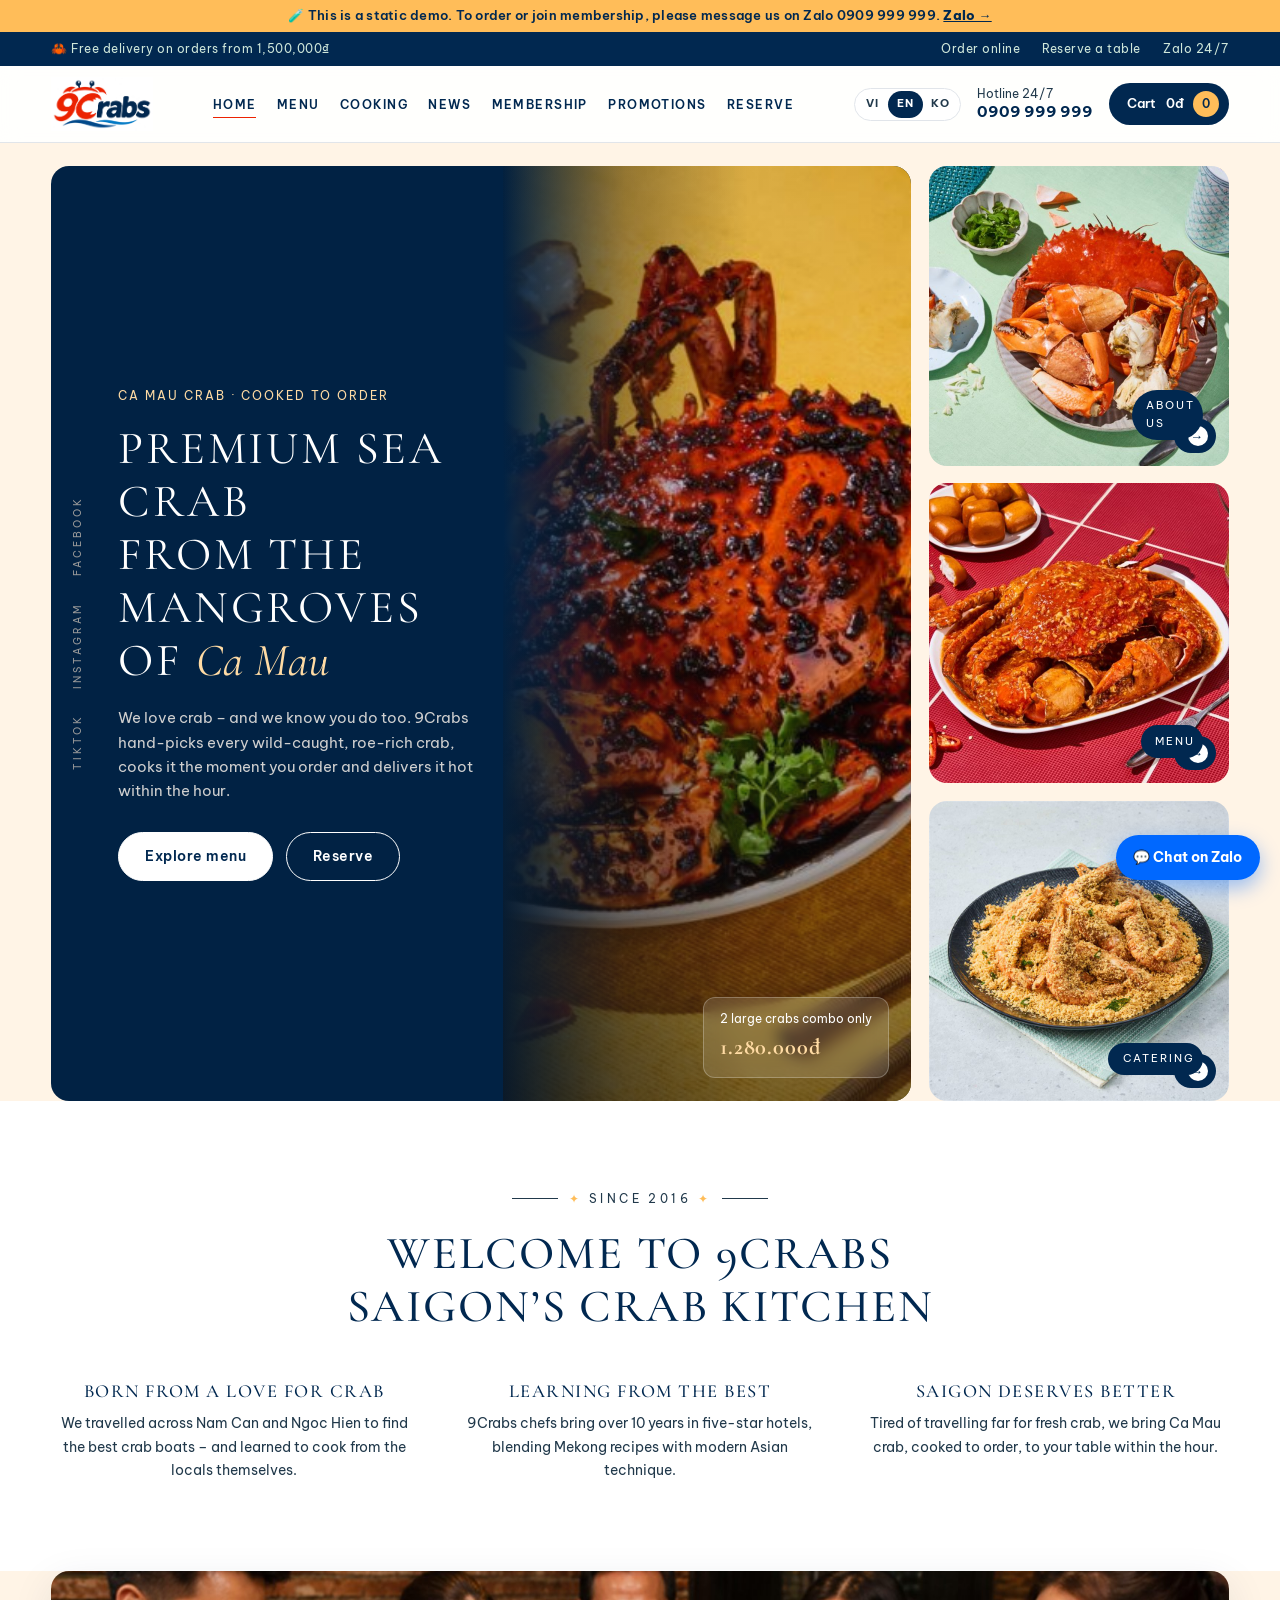
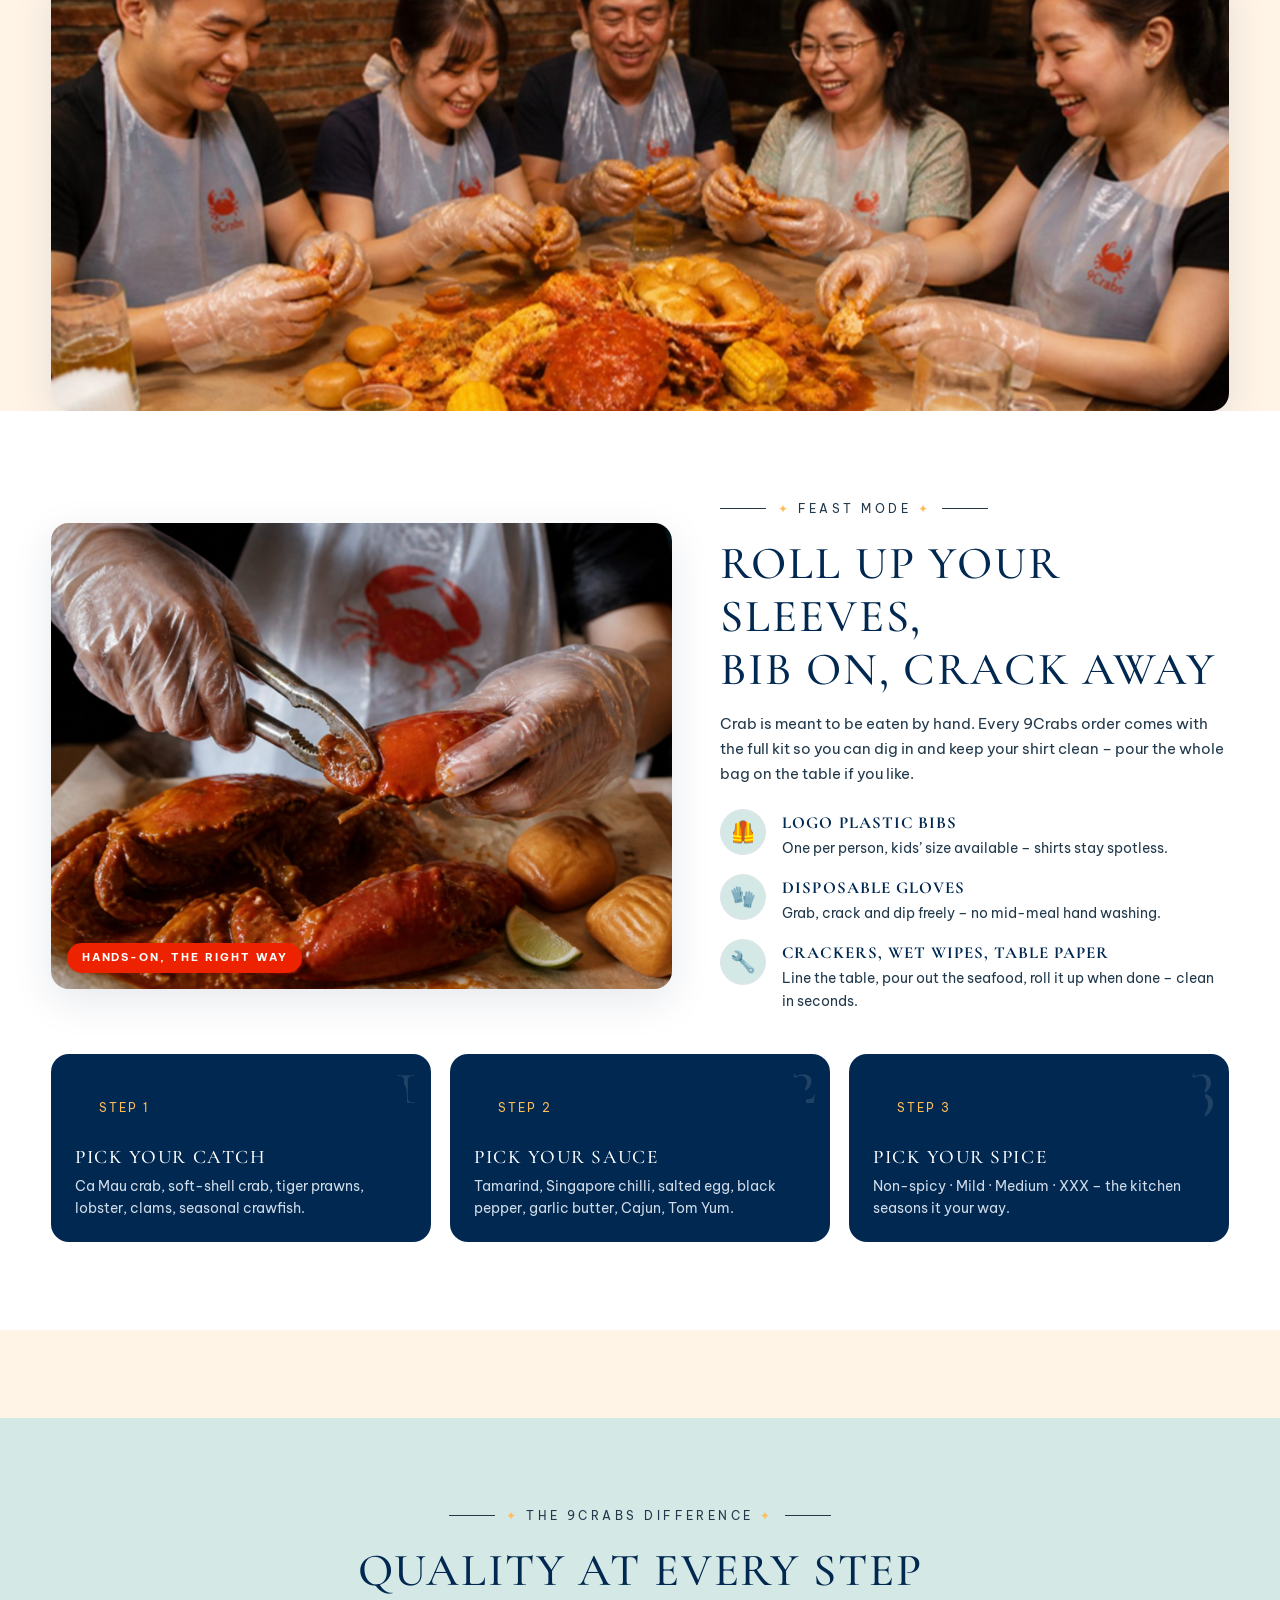
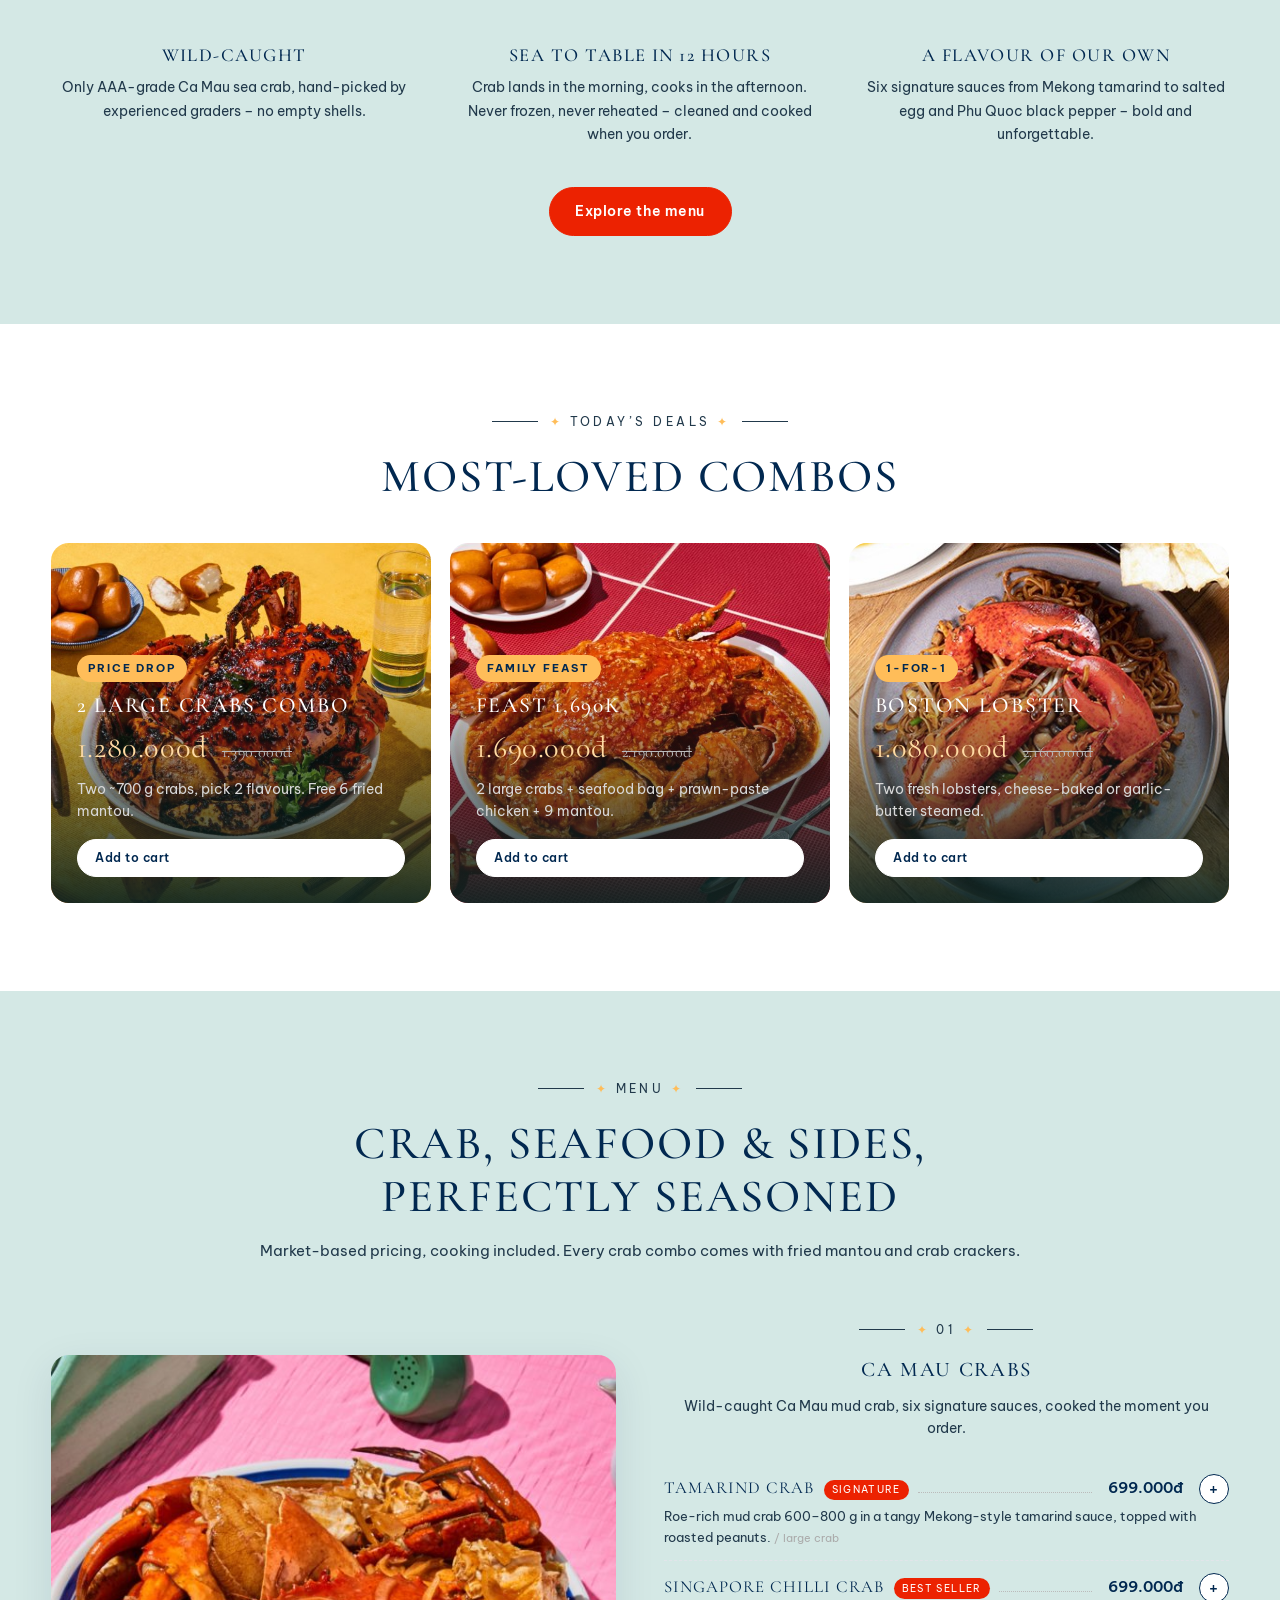
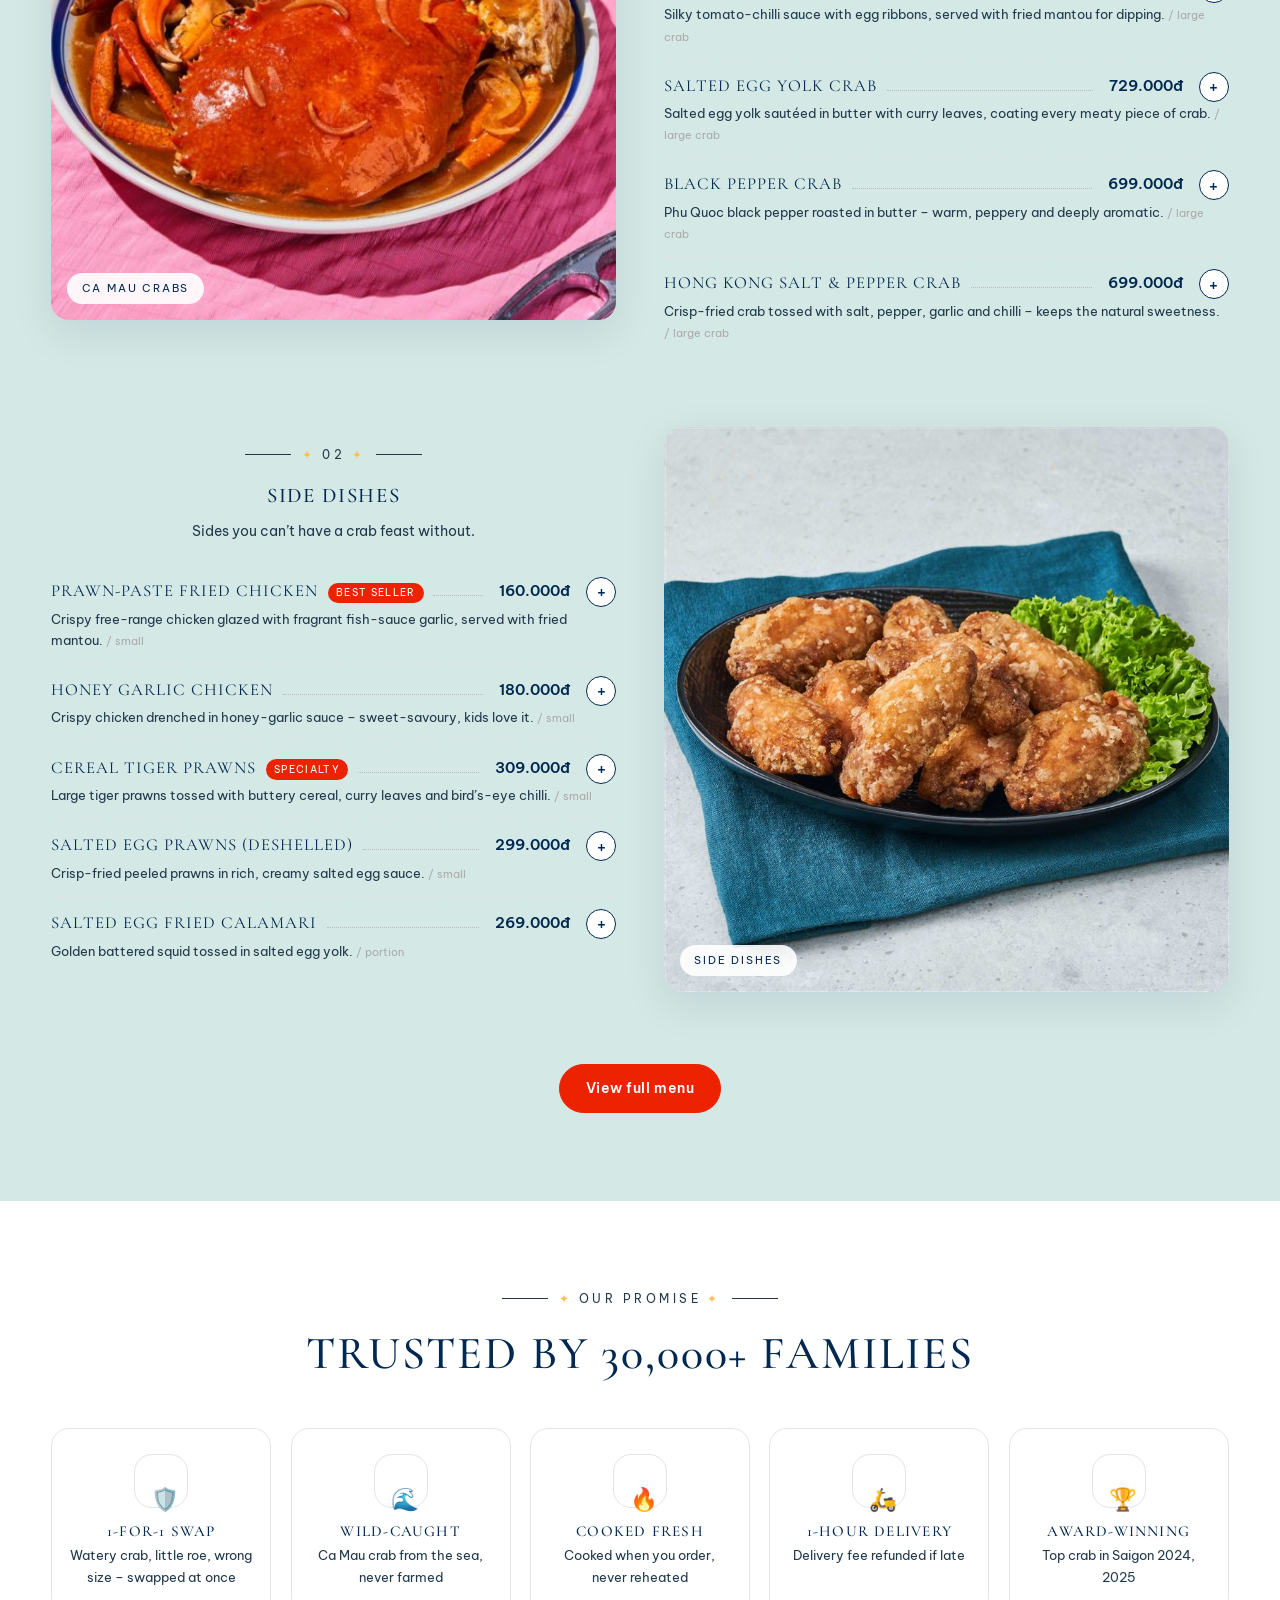
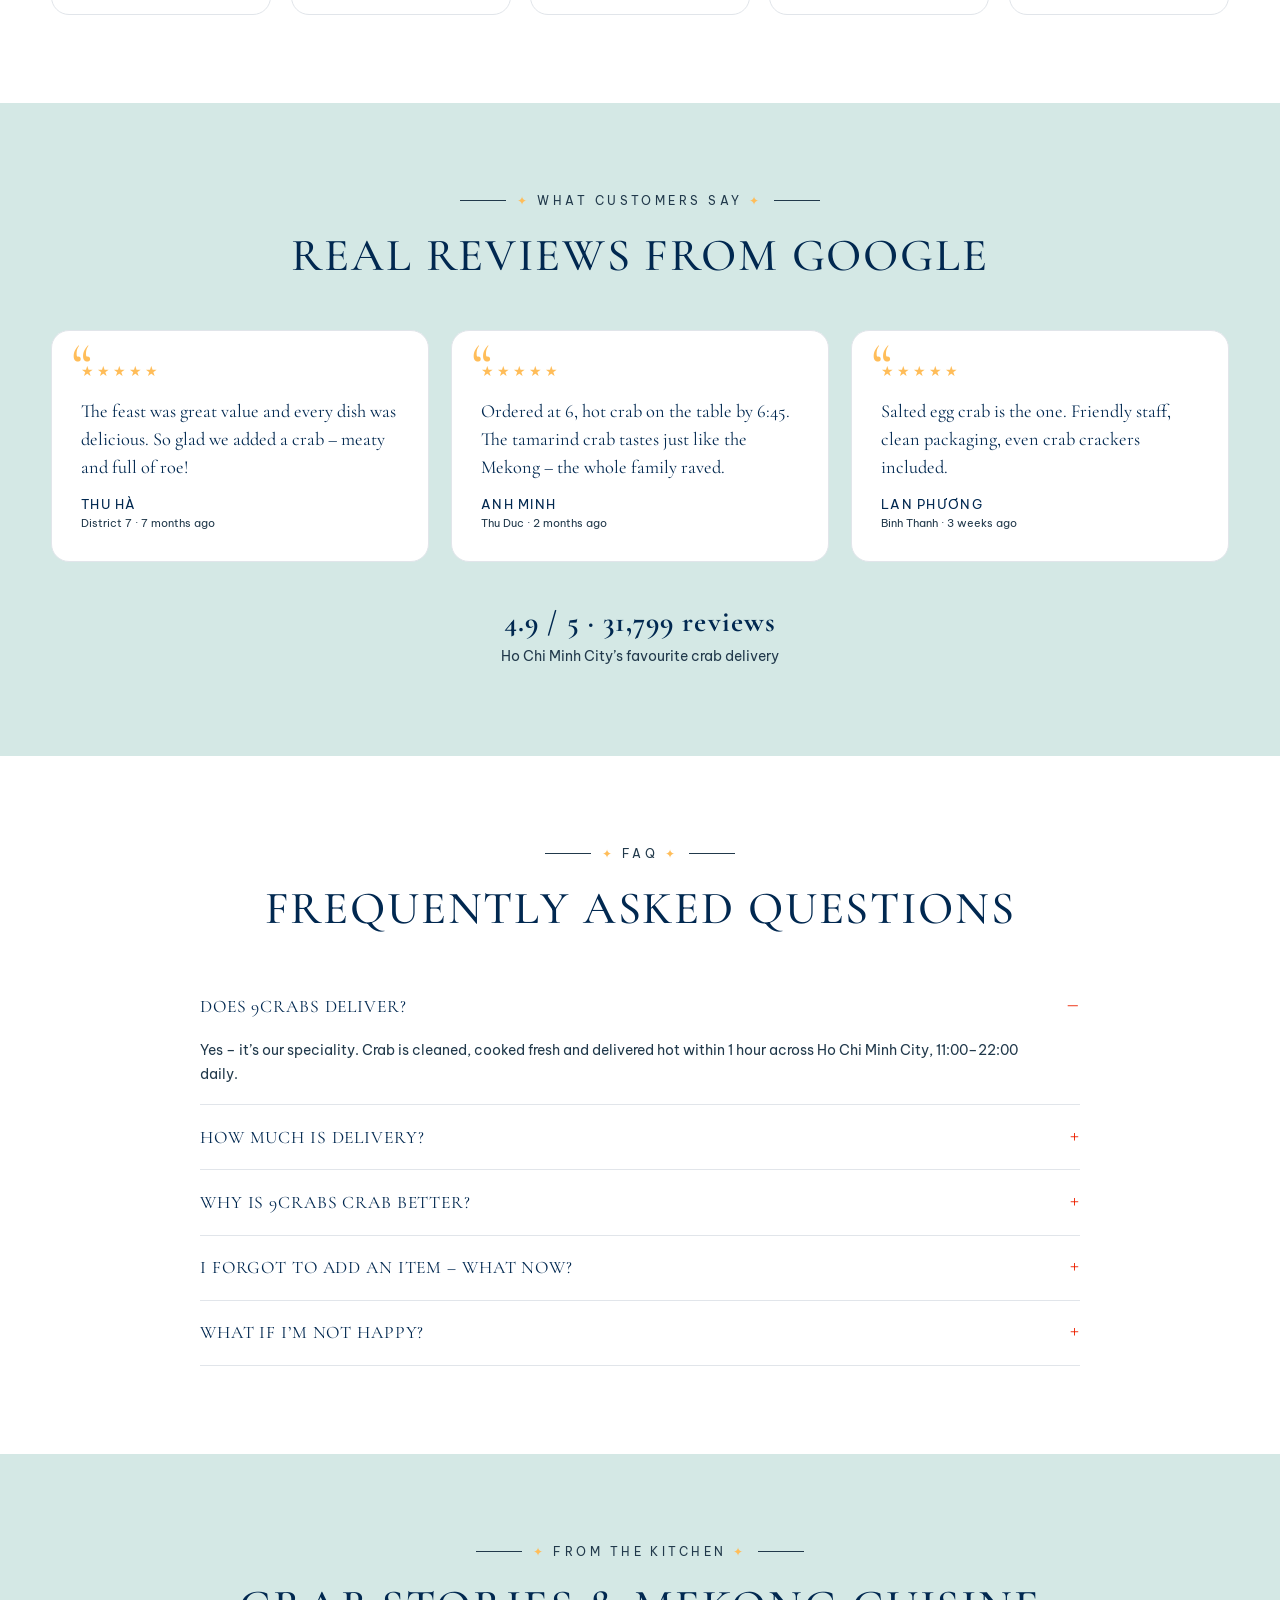
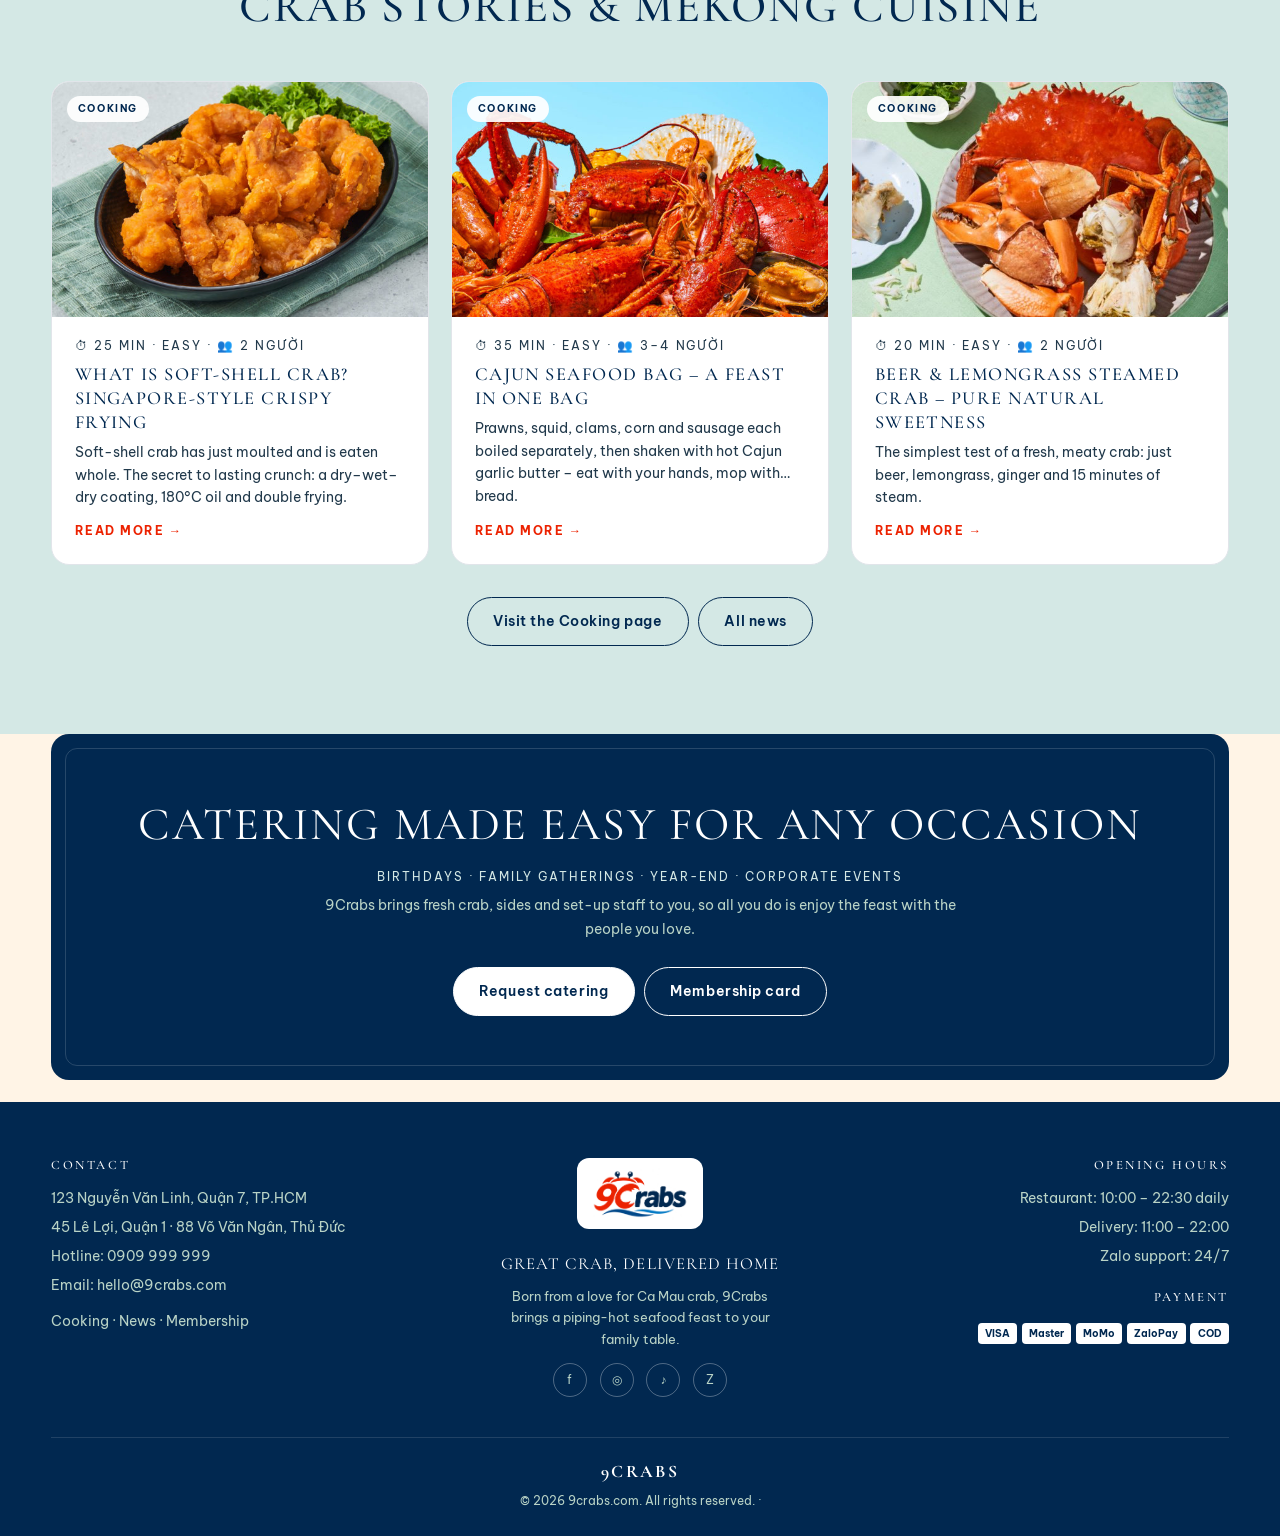
<file: index.html>
<!DOCTYPE html>
<html lang="vi" data-static>
<head>
<meta charset="UTF-8">
<meta name="viewport" content="width=device-width, initial-scale=1">
<title data-i18n="title.home">9Crabs | Cua Cà Mau Hảo Hạng – Giao Tận Nhà Trong 1 Giờ</title>
<meta name="description" content="9Crabs – cua biển Cà Mau đánh bắt tự nhiên, nấu tươi khi đặt, giao tận nhà trong 1 giờ tại TP.HCM. Cua rang me, sốt ớt Singapore, trứng muối, hải sản thố, tiệc gia đình.">
<link rel="icon" type="image/png" href="img/icon.png">
<link rel="preconnect" href="https://fonts.googleapis.com">
<link href="https://fonts.googleapis.com/css2?family=Cormorant+Garamond:ital,wght@0,400;0,500;0,600;1,400&family=Be+Vietnam+Pro:wght@400;500;600;700&family=Noto+Serif+KR:wght@400;500;600&display=swap" rel="stylesheet">
<link rel="stylesheet" href="style.css">
</head>
<body>
<div class="thanh-tren"><div class="khung">
  <span data-i18n="thanh.mien-phi">🦀 Miễn phí giao hàng cho đơn từ 1.500.000đ</span>
  <div class="phai"><a href="menu.html" data-i18n="thanh.dat-mon">Đặt món online</a><a href="contact.html" data-i18n="thanh.dat-ban">Đặt bàn</a><a href="https://zalo.me/0909999999" data-i18n="thanh.zalo">Zalo 24/7</a></div>
</div></div>
<header class="dau-trang" data-trang="home"></header>

<main>
<!-- HERO -->
<section class="hero">
  <div class="khung">
    <div class="hero-chinh">
      <div class="xa-hoi"><a href="#">Facebook</a><a href="#">Instagram</a><a href="#">TikTok</a></div>
      <div class="noi-dung">
        <div class="nho" data-i18n="hero.nho">Cua Cà Mau · Nấu tươi khi đặt</div>
        <h1 data-i18n-html="hero.h1">Cua biển hảo hạng<br>từ rừng ngập mặn <em>Cà Mau</em></h1>
        <p data-i18n="hero.p">Chúng tôi yêu cua – và biết bạn cũng vậy. 9Crabs chọn tay từng con cua gạch son đánh bắt tự nhiên, chế biến ngay khi bạn đặt và giao nóng hổi trong 1 giờ.</p>
        <div class="hang-nut"><a href="menu.html" class="nut sang" data-i18n="hero.xem">Xem thực đơn</a><a href="contact.html" class="nut vien" data-i18n="hero.dat-ban">Đặt bàn</a></div>
      </div>
      <div class="anh"><img src="img/dishes/black-pepper-crab.jpg" alt="Cua rang tiêu đen 9Crabs"></div>
      <div class="nhan-goc"><span data-i18n="hero.nhan">Combo 2 cua lớn chỉ</span><b>1.280.000đ</b></div>
    </div>
    <div class="hero-phu">
      <a class="o-phu" href="index.html#gioi-thieu"><img src="img/dishes/steamed-crab.jpg" alt="Về 9Crabs"><span><span data-i18n="hero.ve">Về chúng tôi</span> <i>→</i></span></a>
      <a class="o-phu" href="menu.html"><img src="img/dishes/family-feast.jpg" alt="Thực đơn"><span><span data-i18n="hero.menu">Thực đơn</span> <i>→</i></span></a>
      <a class="o-phu" href="menu.html#tiec"><img src="img/dishes/mini-buffet-8.jpg" alt="Tiệc & Catering"><span><span data-i18n="hero.catering">Catering</span> <i>→</i></span></a>
    </div>
  </div>
</section>

<!-- GIỚI THIỆU -->
<section class="gioi-thieu" id="gioi-thieu">
  <div class="khung">
    <div class="ornament"><span data-i18n="gt.orn">Từ 2016</span></div>
    <h2 data-i18n-html="gt.h2">Chào mừng đến 9Crabs<br>bếp cua của người Sài Gòn</h2>
    <div class="cot-3">
      <div><h3 data-i18n="gt.1h">Sinh ra từ tình yêu cua</h3><p data-i18n="gt.1p">Chúng tôi đã đi khắp Năm Căn, Ngọc Hiển để tìm những ghe cua ngon nhất – và học cách nấu từ chính người dân bản địa.</p></div>
      <div><h3 data-i18n="gt.2h">Học từ những người giỏi nhất</h3><p data-i18n="gt.2p">Đầu bếp 9Crabs có hơn 10 năm kinh nghiệm tại khách sạn 5 sao, kết hợp công thức miền Tây với kỹ thuật bếp Á hiện đại.</p></div>
      <div><h3 data-i18n="gt.3h">Sài Gòn xứng đáng ăn ngon hơn</h3><p data-i18n="gt.3p">Chán cảnh phải chạy xa mới có cua tươi, chúng tôi mang cua Cà Mau nấu tươi đến tận bàn ăn của bạn trong 1 giờ.</p></div>
    </div>
  </div>
</section>

<div class="khung"><div class="dai-anh"><img src="img/photos/feast-bibs.jpg" alt="Gia đình đeo yếm 9Crabs và bao tay ăn cua"></div></div>

<!-- ĐỒ NGHỀ ĂN CUA -->
<section id="do-nghe">
  <div class="khung">
    <div class="do-nghe">
      <div class="anh"><img src="img/photos/gloves-crab.jpg" alt="Tay đeo bao tay bẻ càng cua"><span class="nhan-anh" data-i18n="dn.nhan">Ăn bốc đúng điệu</span></div>
      <div>
        <div class="ornament"><span data-i18n="dn.orn">Feast mode</span></div>
        <h2 data-i18n-html="dn.h2">Xắn tay lên,<br>đeo yếm vào, bóc cua thôi</h2>
        <p style="color:var(--xam);margin-top:1rem" data-i18n="dn.p">Ăn cua là phải bốc tay. Mỗi đơn 9Crabs đều kèm trọn bộ đồ nghề để bạn ăn thoải mái mà áo vẫn sạch – đổ cả túi hải sản ra bàn cũng không ngại.</p>
        <ul>
          <li><div class="bieu-tuong">🦺</div><div><b data-i18n="dn.1h">Yếm nilon in logo</b><p data-i18n="dn.1p">Chống dơ áo, một người một cái, có cả cỡ trẻ em.</p></div></li>
          <li><div class="bieu-tuong">🧤</div><div><b data-i18n="dn.2h">Bao tay dùng một lần</b><p data-i18n="dn.2p">Bốc, bẻ, chấm sốt thoải mái; không cần rửa tay giữa chừng.</p></div></li>
          <li><div class="bieu-tuong">🔧</div><div><b data-i18n="dn.3h">Kìm bẻ cua, khăn ướt, giấy lót bàn</b><p data-i18n="dn.3p">Lót giấy, đổ hải sản ra bàn, ăn xong cuộn lại là sạch.</p></div></li>
        </ul>
      </div>
    </div>
    <div class="buoc-3">
      <div data-so="1"><div class="nho" data-i18n="dn.s1n">Bước 1</div><h3 data-i18n="dn.s1h">Chọn hải sản</h3><p data-i18n="dn.s1p">Cua Cà Mau, cua lột, tôm sú, tôm hùm, nghêu, crawfish theo mùa.</p></div>
      <div data-so="2"><div class="nho" data-i18n="dn.s2n">Bước 2</div><h3 data-i18n="dn.s2h">Chọn sốt</h3><p data-i18n="dn.s2p">Rang me, sốt ớt Singapore, trứng muối, tiêu đen, bơ tỏi, Cajun, Tom Yum.</p></div>
      <div data-so="3"><div class="nho" data-i18n="dn.s3n">Bước 3</div><h3 data-i18n="dn.s3h">Chọn độ cay</h3><p data-i18n="dn.s3p">Không cay · Nhẹ · Vừa · Cay xé – bếp nêm đúng ý bạn.</p></div>
    </div>
  </div>
</section>

<!-- KHÁC BIỆT -->
<section class="gioi-thieu nen-kem" id="khac-biet" style="margin-top:5.5rem">
  <div class="khung">
    <div class="ornament"><span data-i18n="kb.orn">Khác biệt 9Crabs</span></div>
    <h2 data-i18n="kb.h2">Chất lượng ở từng công đoạn</h2>
    <div class="cot-3">
      <div><h3 data-i18n="kb.1h">Đánh bắt tự nhiên</h3><p data-i18n="kb.1p">Chỉ dùng cua biển Cà Mau loại AAA do đội phân loại giàu kinh nghiệm chọn tay – không "vỏ rỗng".</p></div>
      <div><h3 data-i18n="kb.2h">Từ biển đến bàn trong 12 giờ</h3><p data-i18n="kb.2p">Cua về sáng, nấu chiều. Chúng tôi không cấp đông, không hâm lại; cua được làm sạch và chế biến ngay khi bạn đặt.</p></div>
      <div><h3 data-i18n="kb.3h">Hương vị riêng</h3><p data-i18n="kb.3p">Sáu loại sốt đặc trưng từ rang me miền Tây đến trứng muối, tiêu đen Phú Quốc – đậm đà, khó quên.</p></div>
    </div>
    <p class="trung-tam" style="margin-top:2.5rem"><a href="menu.html" class="nut" data-i18n="kb.nut">Khám phá thực đơn</a></p>
  </div>
</section>

<!-- KHUYẾN MÃI -->
<section id="khuyen-mai">
  <div class="khung">
    <div class="ornament"><span data-i18n="km.orn">Ưu đãi hôm nay</span></div>
    <h2 data-i18n="km.h2">Combo được yêu thích nhất</h2>
    <div class="o-khuyen-mai">
      <article><img src="img/dishes/2-large-crabs-combo.jpg" alt=""><span class="nhan" data-i18n="km.1n">Giá giảm sâu</span><h3 data-i18n="km.1h">Combo 2 cua lớn</h3><div class="gia">1.280.000đ <s>1.390.000đ</s></div><p data-i18n="km.1p">2 con ~700g, chọn 2 vị. Tặng 6 bánh bao chiên.</p><button class="nut sang nho-nut" data-id="7" data-i18n="them-gio">Thêm vào giỏ</button></article>
      <article><img src="img/dishes/family-feast.jpg" alt=""><span class="nhan" data-i18n="km.2n">Tiệc gia đình</span><h3 data-i18n="km.2h">Mâm tiệc 1.690k</h3><div class="gia">1.690.000đ <s>2.190.000đ</s></div><p data-i18n="km.2p">2 cua lớn + hải sản thố + gà chiên mắm + 9 bánh bao.</p><button class="nut sang nho-nut" data-id="10" data-i18n="them-gio">Thêm vào giỏ</button></article>
      <article><img src="img/dishes/boston-lobster.jpg" alt=""><span class="nhan" data-i18n="km.3n">Mua 1 tặng 1</span><h3 data-i18n="km.3h">Tôm hùm Boston</h3><div class="gia">1.080.000đ <s>2.160.000đ</s></div><p data-i18n="km.3p">Hai con tôm hùm tươi, nướng phô mai hoặc hấp bơ tỏi.</p><button class="nut sang nho-nut" data-id="16" data-i18n="them-gio">Thêm vào giỏ</button></article>
    </div>
  </div>
</section>

<!-- THỰC ĐƠN NỔI BẬT -->
<section class="nen-kem" id="thuc-don-noi-bat">
  <div class="khung">
    <div class="ornament"><span data-i18n="tdnb.orn">Thực đơn</span></div>
    <h2 data-i18n-html="tdnb.h2">Cua, hải sản & món kèm<br>nêm nếm hoàn hảo</h2>
    <p class="mo-ta" data-i18n="tdnb.p">Giá theo thị trường, đã gồm công chế biến. Mỗi combo cua đều tặng kèm bánh bao chiên và kìm bẻ cua.</p>
    <div data-thuc-don="5" data-nhom="cua,kem" style="margin-top:3.5rem"></div>
    <p class="trung-tam"><a href="menu.html" class="nut" data-i18n="tdnb.nut">Xem toàn bộ thực đơn</a></p>
  </div>
</section>

<!-- CAM KẾT -->
<section>
  <div class="khung">
    <div class="ornament"><span data-i18n="ck.orn">Cam kết</span></div>
    <h2 data-i18n="ck.h2">Hơn 30.000 gia đình tin dùng</h2>
    <div class="luoi-cam-ket">
      <div><div class="bieu-tuong">🛡️</div><h3 data-i18n="ck.1h">Đổi 1-1</h3><p data-i18n="ck.1p">Cua óp, thiếu gạch, sai size – đổi ngay</p></div>
      <div><div class="bieu-tuong">🌊</div><h3 data-i18n="ck.2h">Tự nhiên</h3><p data-i18n="ck.2p">Cua Cà Mau đánh bắt, không nuôi</p></div>
      <div><div class="bieu-tuong">🔥</div><h3 data-i18n="ck.3h">Nấu tươi</h3><p data-i18n="ck.3p">Chế biến khi bạn đặt, không hâm lại</p></div>
      <div><div class="bieu-tuong">🛵</div><h3 data-i18n="ck.4h">Giao 1 giờ</h3><p data-i18n="ck.4p">Hoàn phí giao nếu trễ</p></div>
      <div><div class="bieu-tuong">🏆</div><h3 data-i18n="ck.5h">Đạt giải</h3><p data-i18n="ck.5p">Top cua ngon Sài Gòn 2024, 2025</p></div>
    </div>
  </div>
</section>

<!-- ĐÁNH GIÁ -->
<section class="nen-kem" id="danh-gia">
  <div class="khung">
    <div class="ornament"><span data-i18n="dg.orn">Khách hàng nói gì</span></div>
    <h2 data-i18n="dg.h2">Đánh giá thật từ Google</h2>
    <div class="the-danh-gia">
      <blockquote><div class="sao">★★★★★</div><p data-i18n="dg.1">Mâm tiệc rất đáng tiền, món nào cũng ngon. May mà gọi thêm con cua, thịt chắc nịch, gạch béo ngậy!</p><footer>Thu Hà <small data-i18n="dg.1t">Quận 7 · 7 tháng trước</small></footer></blockquote>
      <blockquote><div class="sao">★★★★★</div><p data-i18n="dg.2">Đặt lúc 6 giờ, 6 giờ 45 đã có cua nóng hổi trên bàn. Cua rang me chuẩn vị miền Tây, cả nhà khen nức nở.</p><footer>Anh Minh <small data-i18n="dg.2t">Thủ Đức · 2 tháng trước</small></footer></blockquote>
      <blockquote><div class="sao">★★★★★</div><p data-i18n="dg.3">Cua sốt trứng muối là chân ái. Nhân viên tư vấn nhiệt tình, hộp đựng sạch sẽ, có cả kìm bẻ cua kèm theo.</p><footer>Lan Phương <small data-i18n="dg.3t">Bình Thạnh · 3 tuần trước</small></footer></blockquote>
    </div>
    <div class="tong-danh-gia"><b data-i18n="dg.tong">4.9 / 5 · 31.799 đánh giá</b><span data-i18n="dg.tongp">Dịch vụ giao cua được yêu thích nhất TP.HCM</span></div>
  </div>
</section>

<!-- HỎI ĐÁP -->
<section class="hoi-dap" id="hoi-dap">
  <div class="khung" style="max-width:880px">
    <div class="ornament"><span data-i18n="hd.orn">Hỏi đáp</span></div>
    <h2 data-i18n="hd.h2">Câu hỏi thường gặp</h2>
    <div style="margin-top:2.5rem">
      <details open><summary data-i18n="hd.1q">9Crabs có giao hàng không?</summary><p data-i18n="hd.1a">Có, đó là thế mạnh của chúng tôi. Cua được làm sạch, nấu tươi và giao nóng trong 1 giờ toàn TP.HCM, từ 11:00 đến 22:00 mỗi ngày.</p></details>
      <details><summary data-i18n="hd.2q">Phí giao hàng bao nhiêu?</summary><p data-i18n="hd.2a">Miễn phí cho đơn từ 1.500.000đ. Đơn dưới mức này tính 49.000đ. Bạn có thể chọn khung giờ hoặc giao sớm nhất.</p></details>
      <details><summary data-i18n="hd.3q">Vì sao cua 9Crabs ngon hơn?</summary><p data-i18n="hd.3a">Chúng tôi chỉ dùng cua Cà Mau đánh bắt tự nhiên vùng Năm Căn – Ngọc Hiển, to và chắc thịt hơn hẳn cua nuôi. Đầu bếp có hơn 10 năm kinh nghiệm tại khách sạn 5 sao.</p></details>
      <details><summary data-i18n="hd.4q">Tôi quên thêm món vào đơn thì sao?</summary><p data-i18n="hd.4a">Nhắn Zalo cho chúng tôi kèm mã đơn và món muốn thêm, đội chăm sóc khách hàng sẽ ghép đơn mà không tính thêm phí giao.</p></details>
      <details><summary data-i18n="hd.5q">Không hài lòng thì sao?</summary><p data-i18n="hd.5a">Trong trường hợp hiếm hoi đó, hãy báo ngay – 9Crabs đổi 1-1 hoặc hoàn tiền vào ví tích điểm, không hỏi nhiều.</p></details>
    </div>
  </div>
</section>

<!-- GÓC BẾP -->
<section class="nen-kem">
  <div class="khung">
    <div class="ornament"><span data-i18n="gb.orn">Góc bếp</span></div>
    <h2 data-i18n="gb.h2">Chuyện cua & ẩm thực miền Tây</h2>
    <div class="luoi-bai" data-bai-viet="" data-gioi-han="3" style="margin-top:3rem"></div>
    <p class="trung-tam" style="margin-top:2rem"><a href="cooking.html" class="nut vien toi" data-i18n="gb.xem-cb">Xem Góc bếp</a> &nbsp; <a href="news.html" class="nut vien toi" data-i18n="gb.xem-tt">Xem Tin tức</a></p>
  </div>
</section>

<div class="khung"><div class="keu-goi">
  <h2 data-i18n="cta.h2">Đặt tiệc dễ dàng cho mọi dịp</h2>
  <div class="nho" data-i18n="cta.nho">Sinh nhật · Họp mặt gia đình · Tất niên · Sự kiện công ty</div>
  <p data-i18n="cta.p">9Crabs mang cua tươi, món kèm và nhân viên bày biện đến tận nơi, để bạn chỉ việc tận hưởng bữa tiệc cùng những người thân yêu.</p>
  <a href="contact.html" class="nut sang" data-i18n="cta.nut">Đăng ký đặt tiệc</a> &nbsp; <a href="membership.html" class="nut vien" data-i18n="cta.tv">Thẻ thành viên</a>
</div></div>
</main>

<footer class="chan-trang" data-tu-dong></footer>
<a class="zalo-noi" href="https://zalo.me/0909999999" data-i18n="zalo.chat">💬 Chat Zalo</a>
<script src="static-api.js"></script>
<script src="i18n.js"></script>
<script src="app.js"></script>
</body>
</html>
</file>
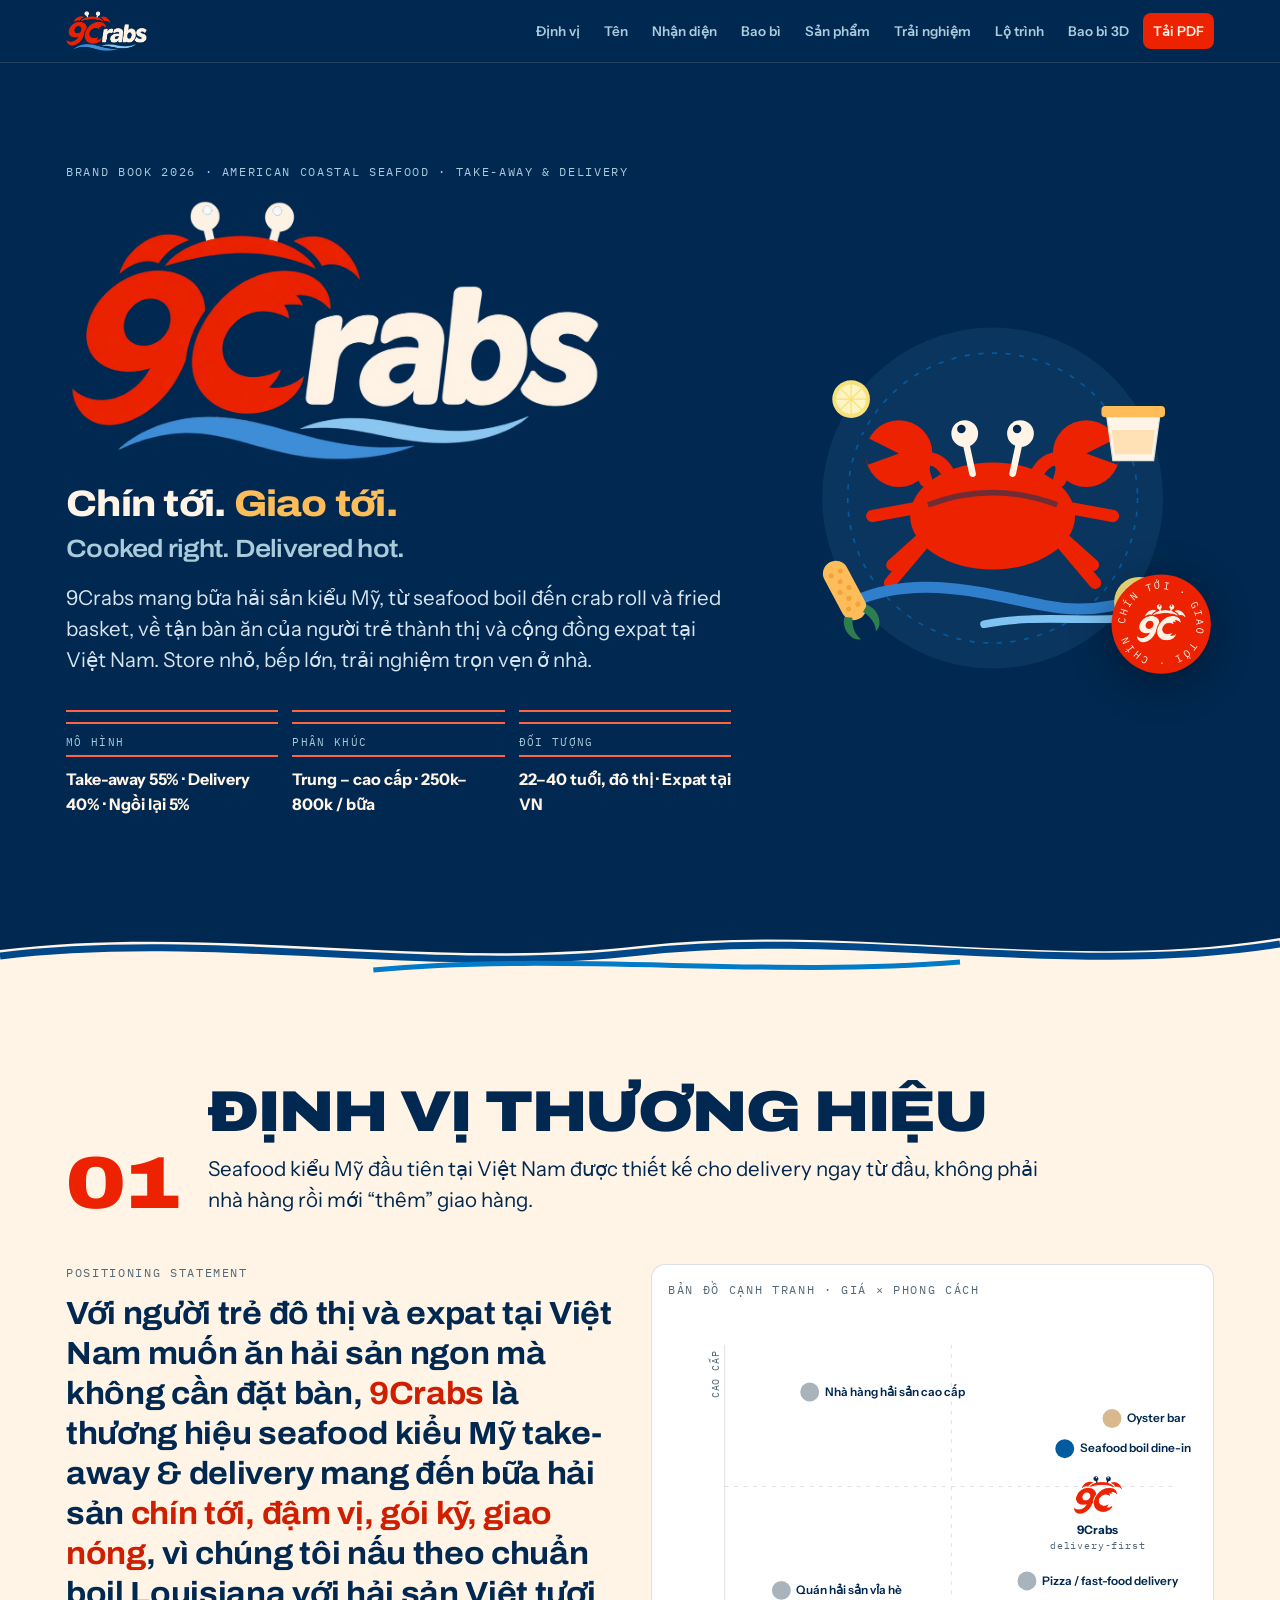
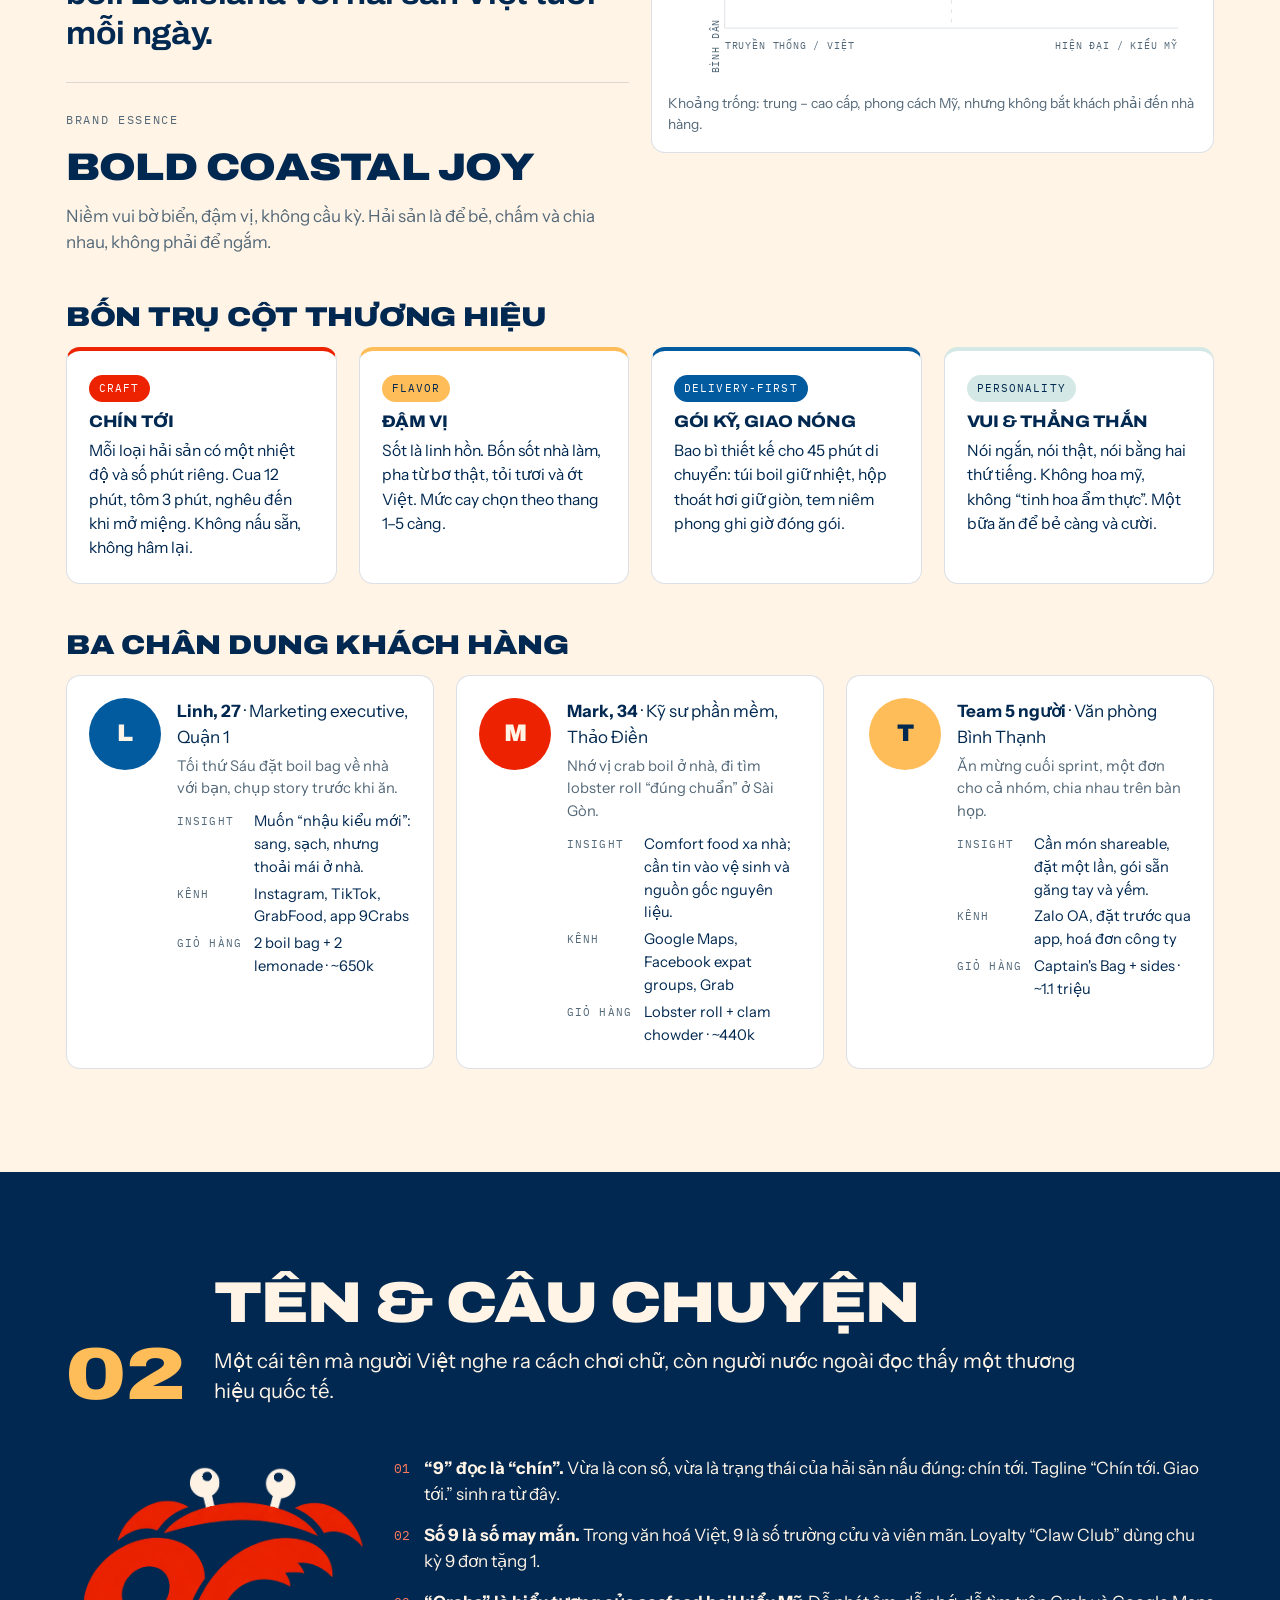
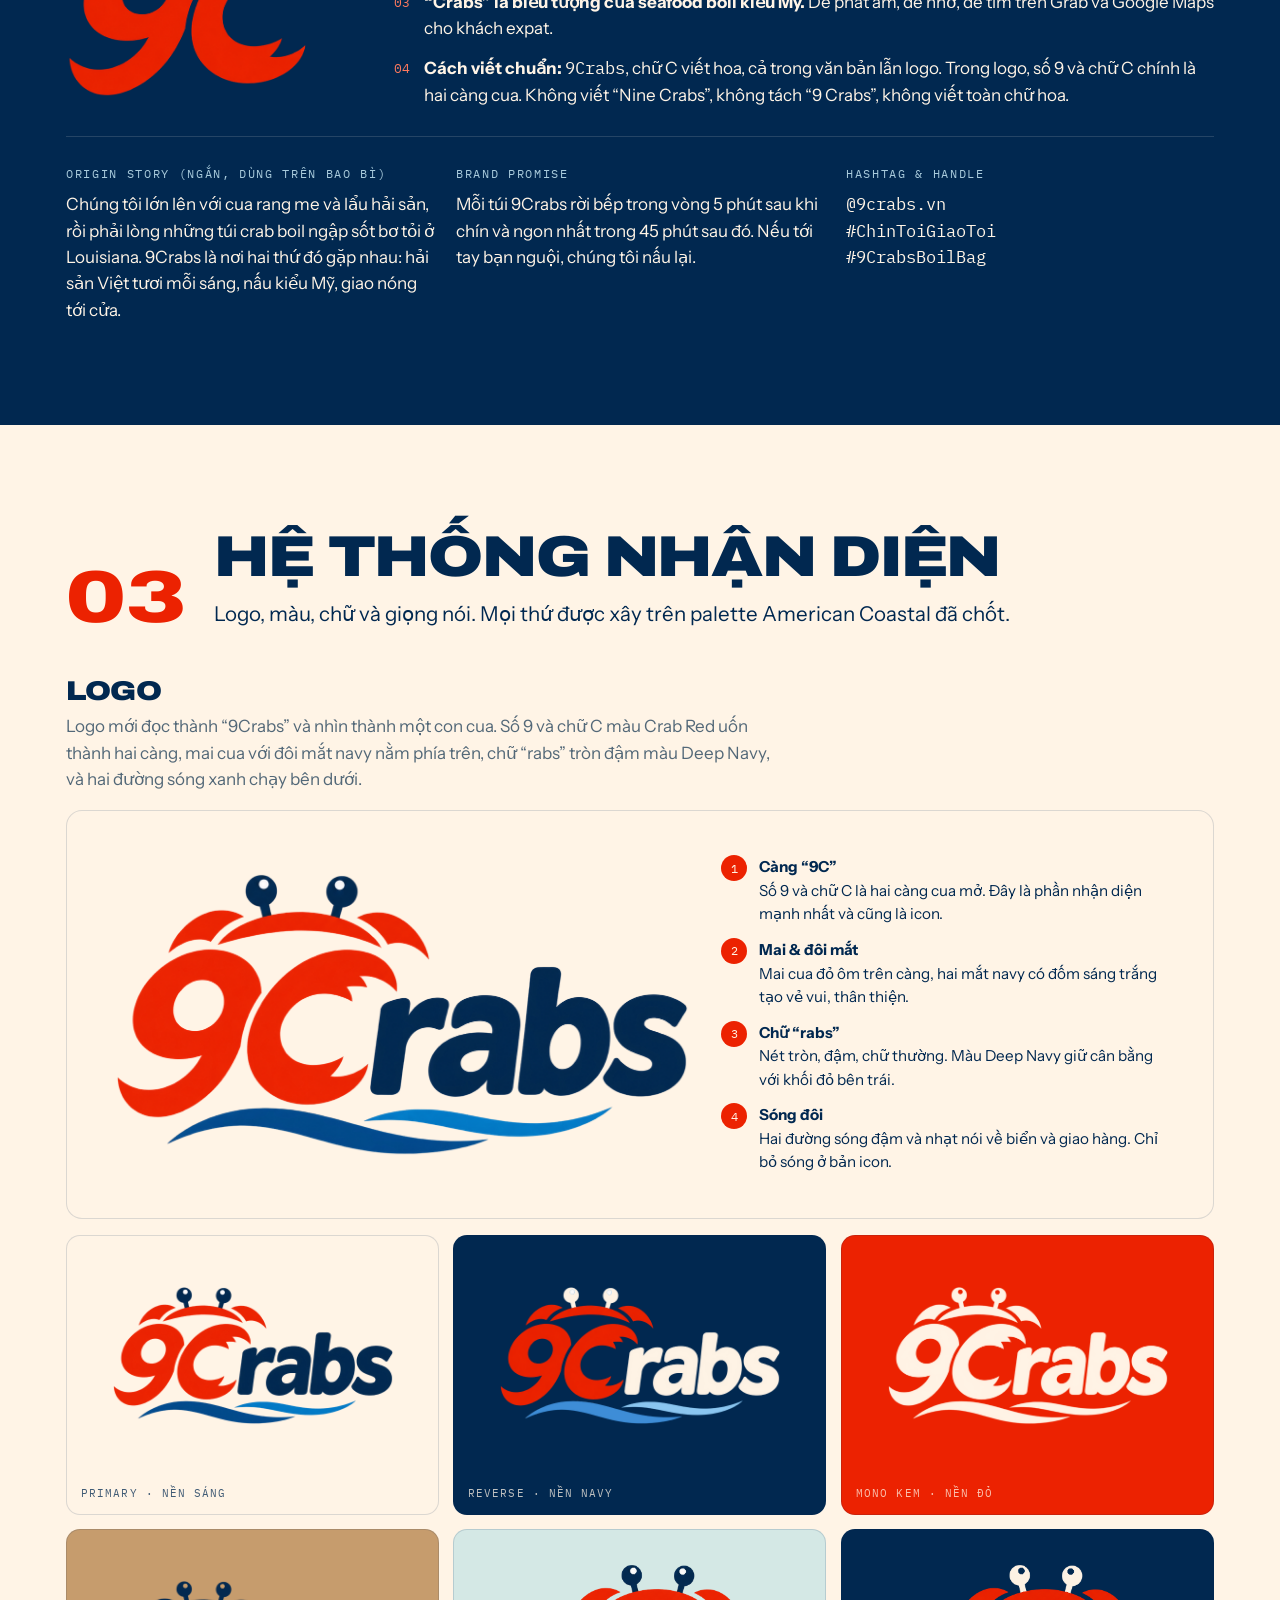
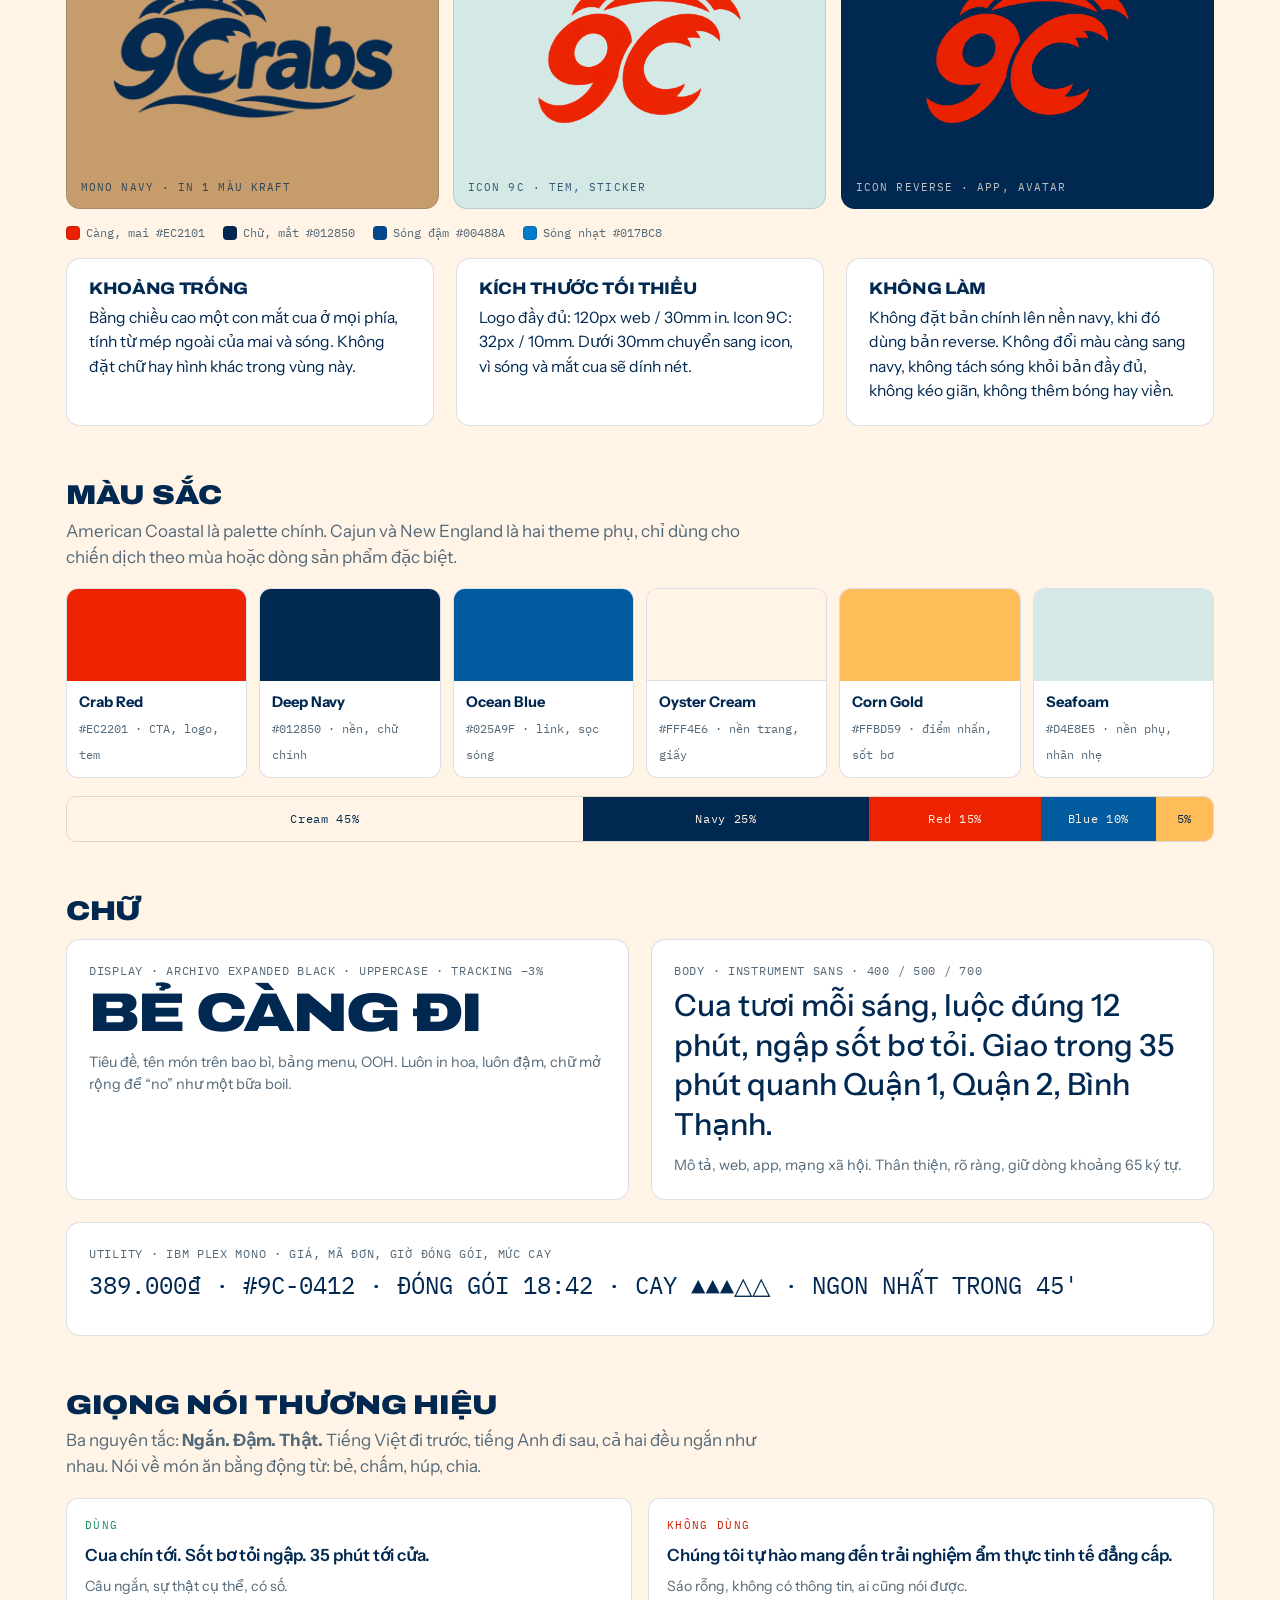
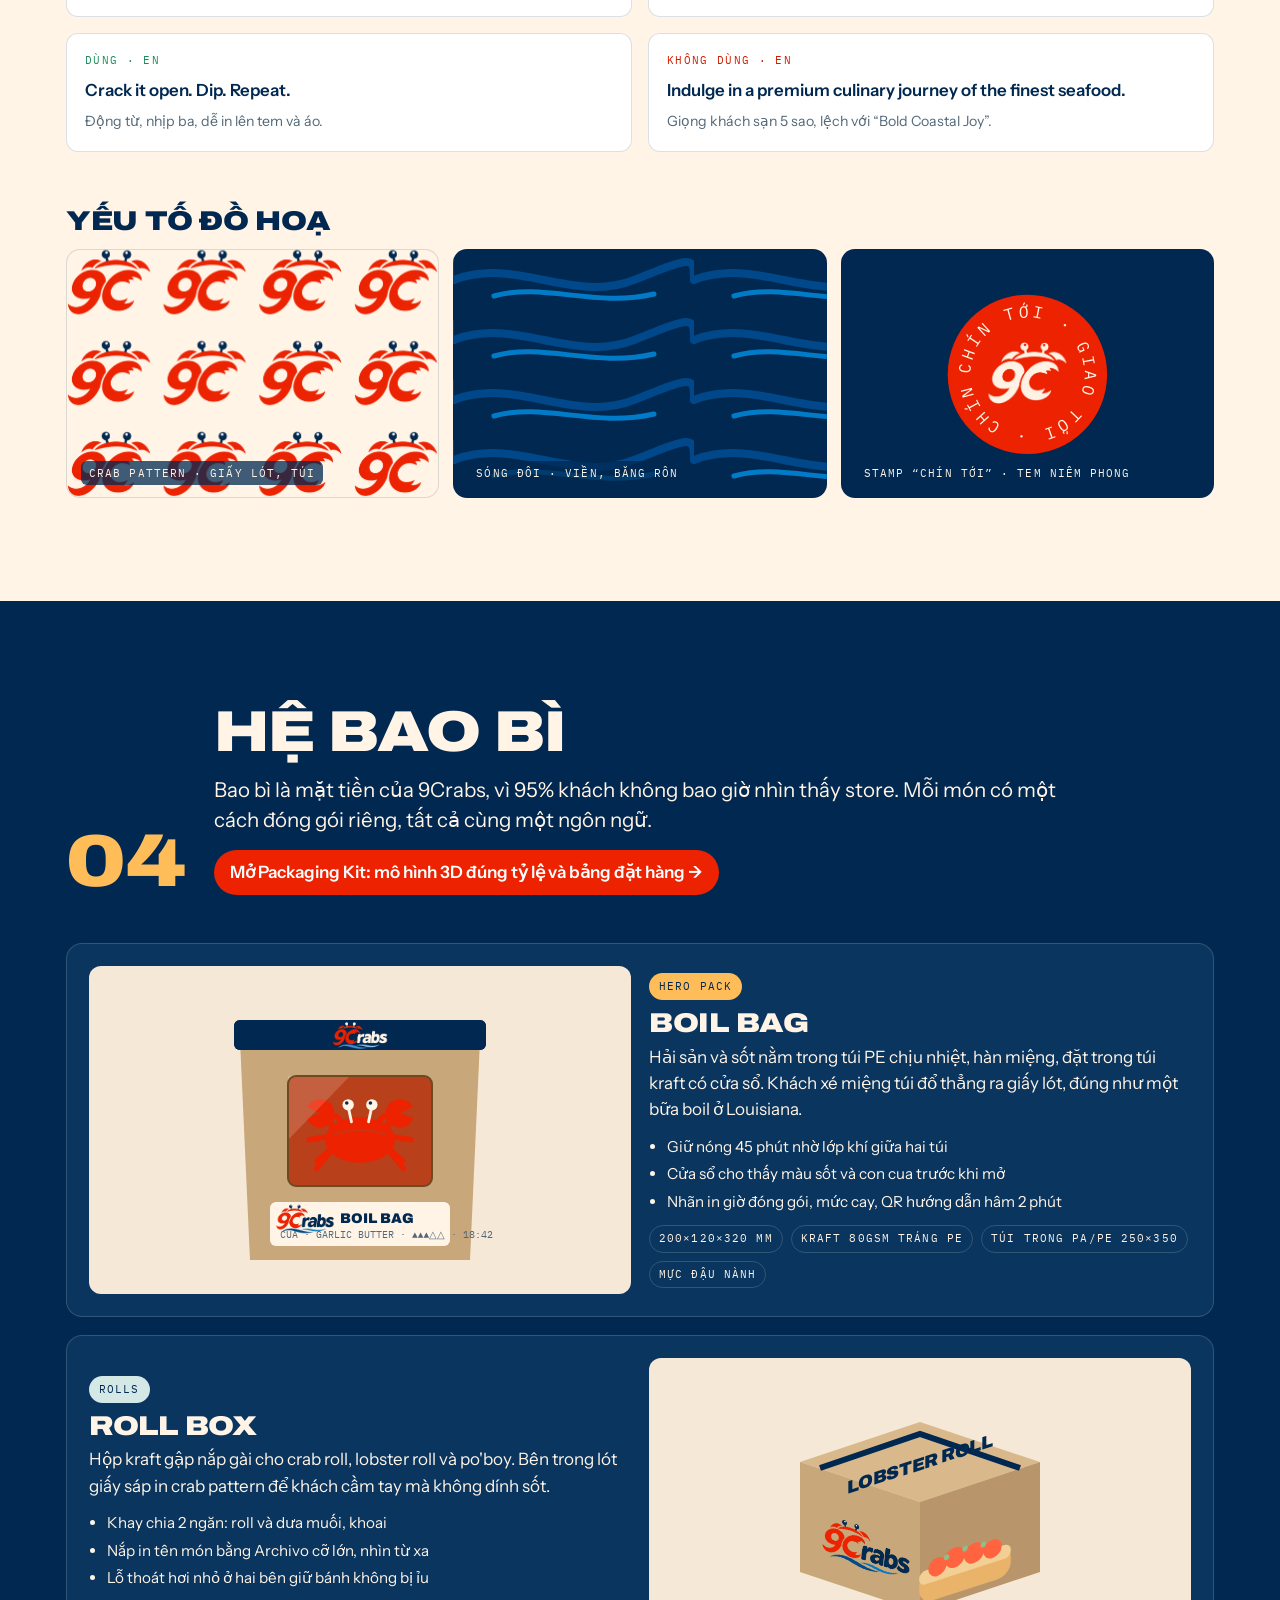
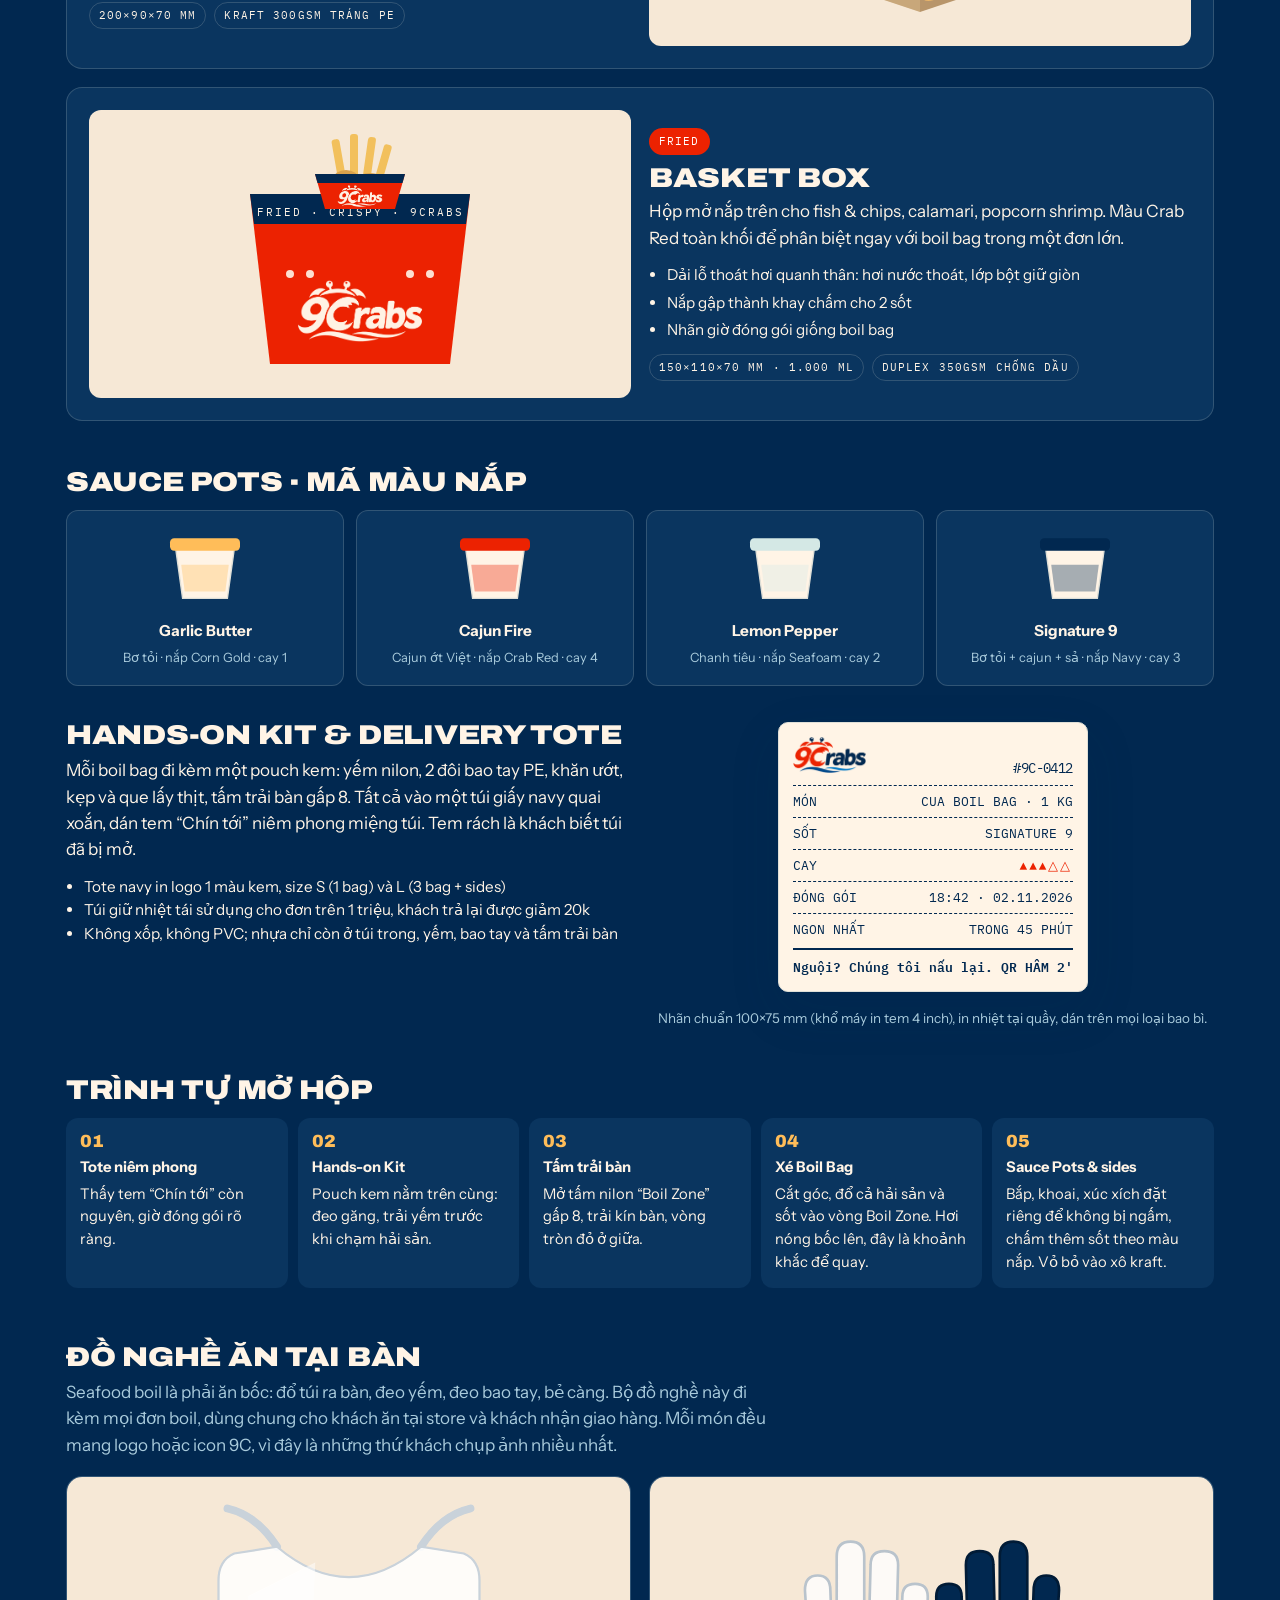
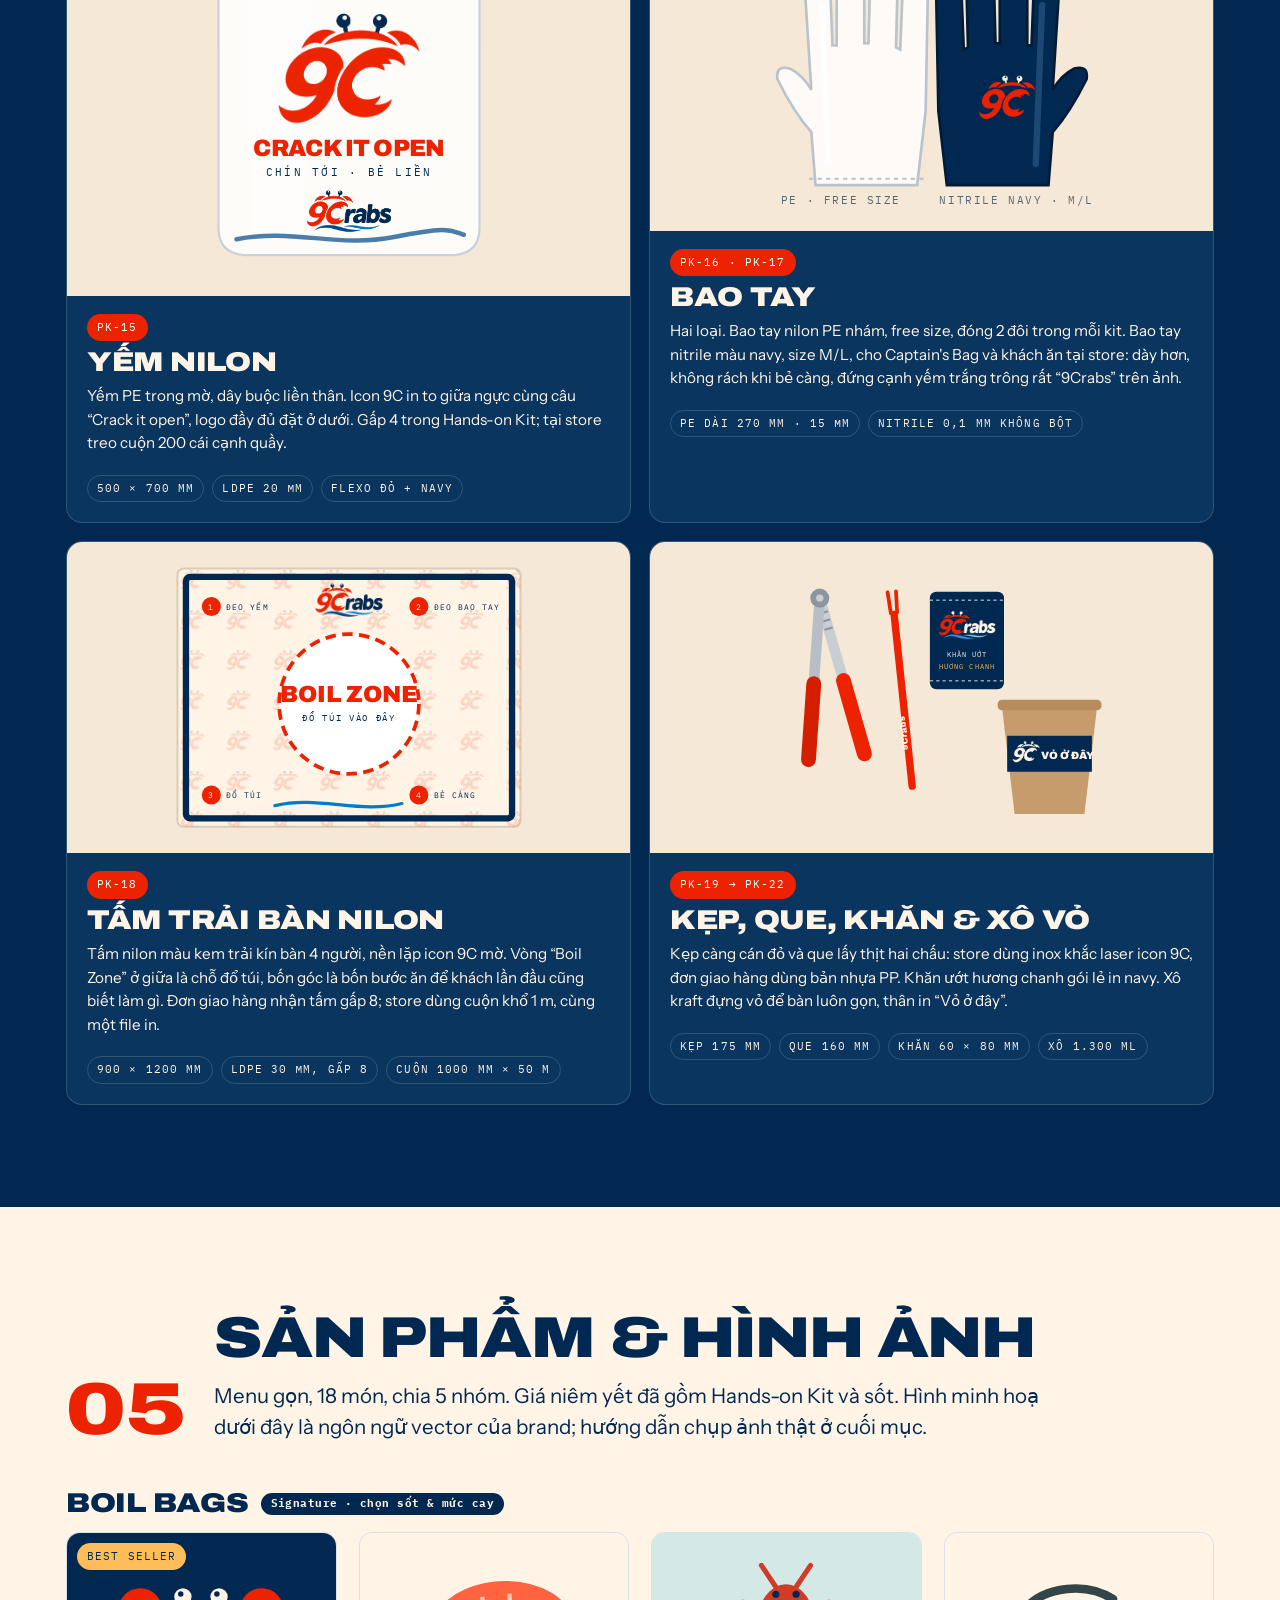
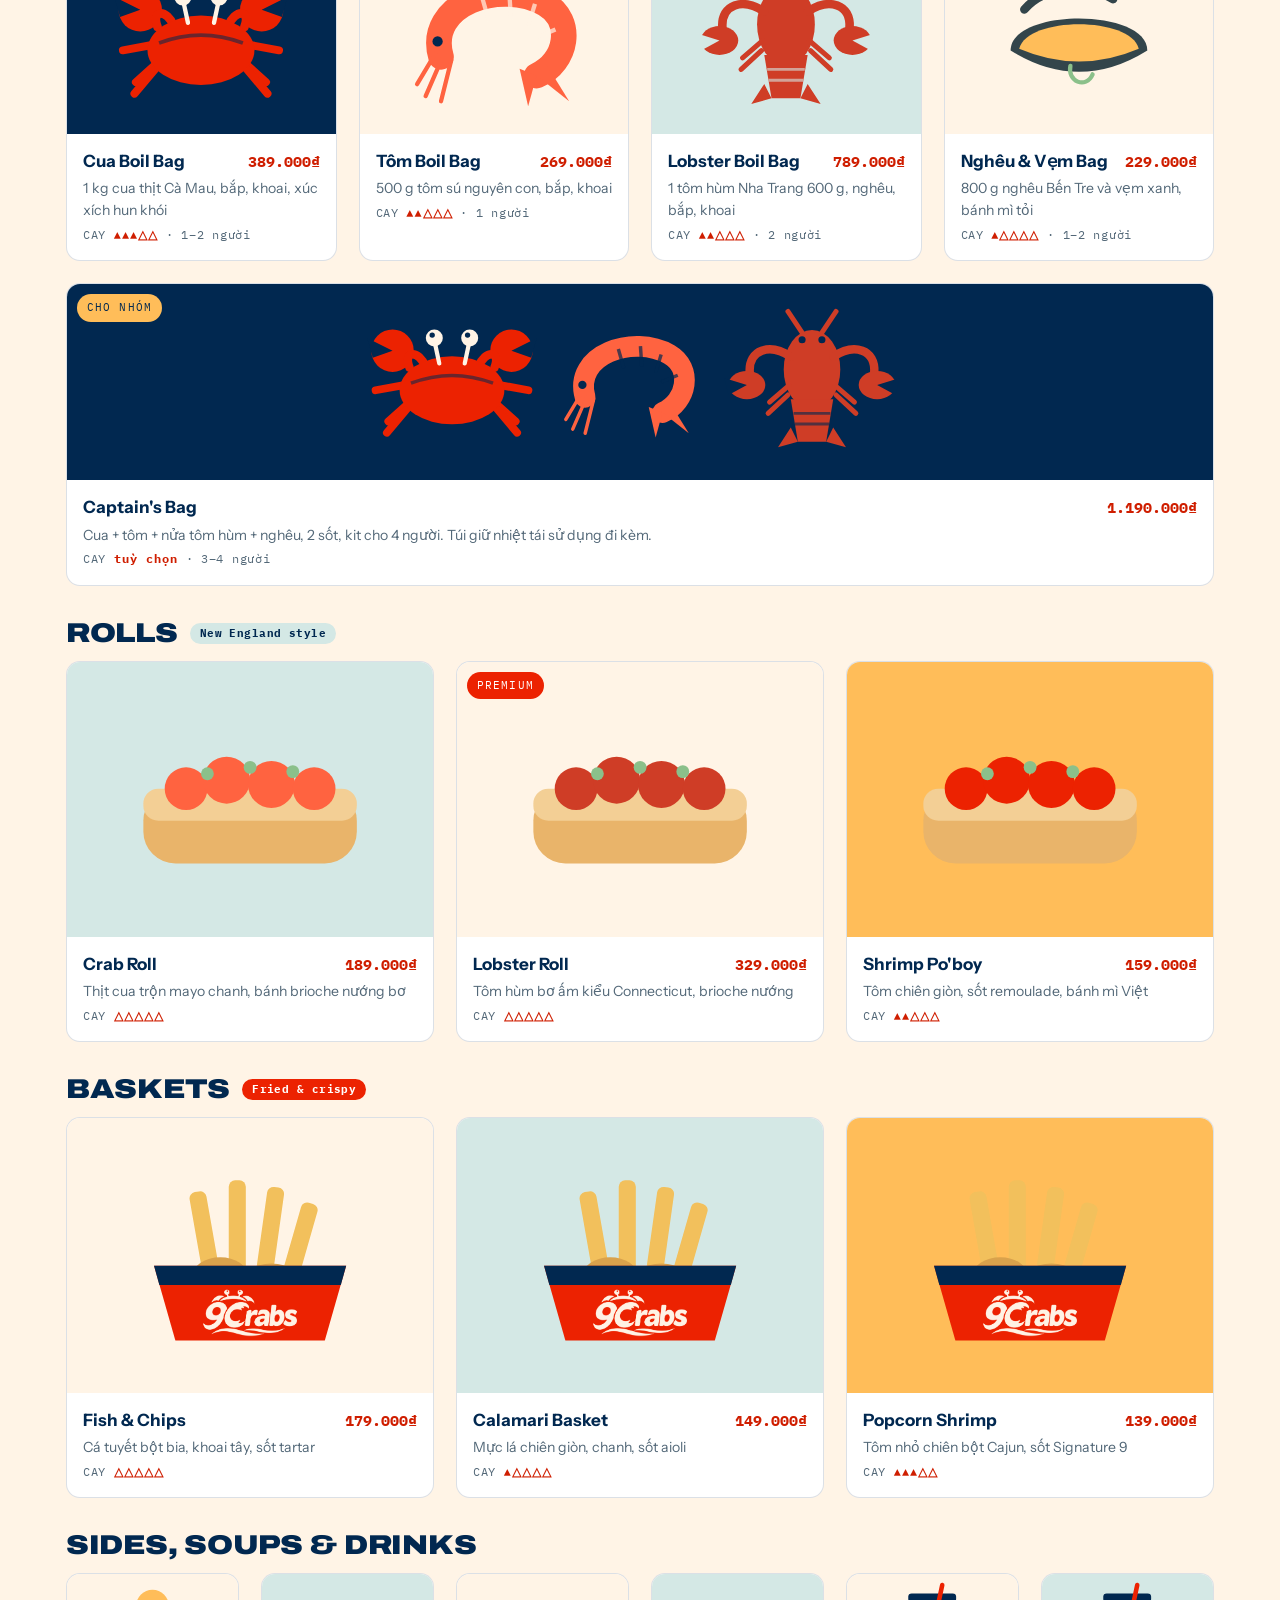
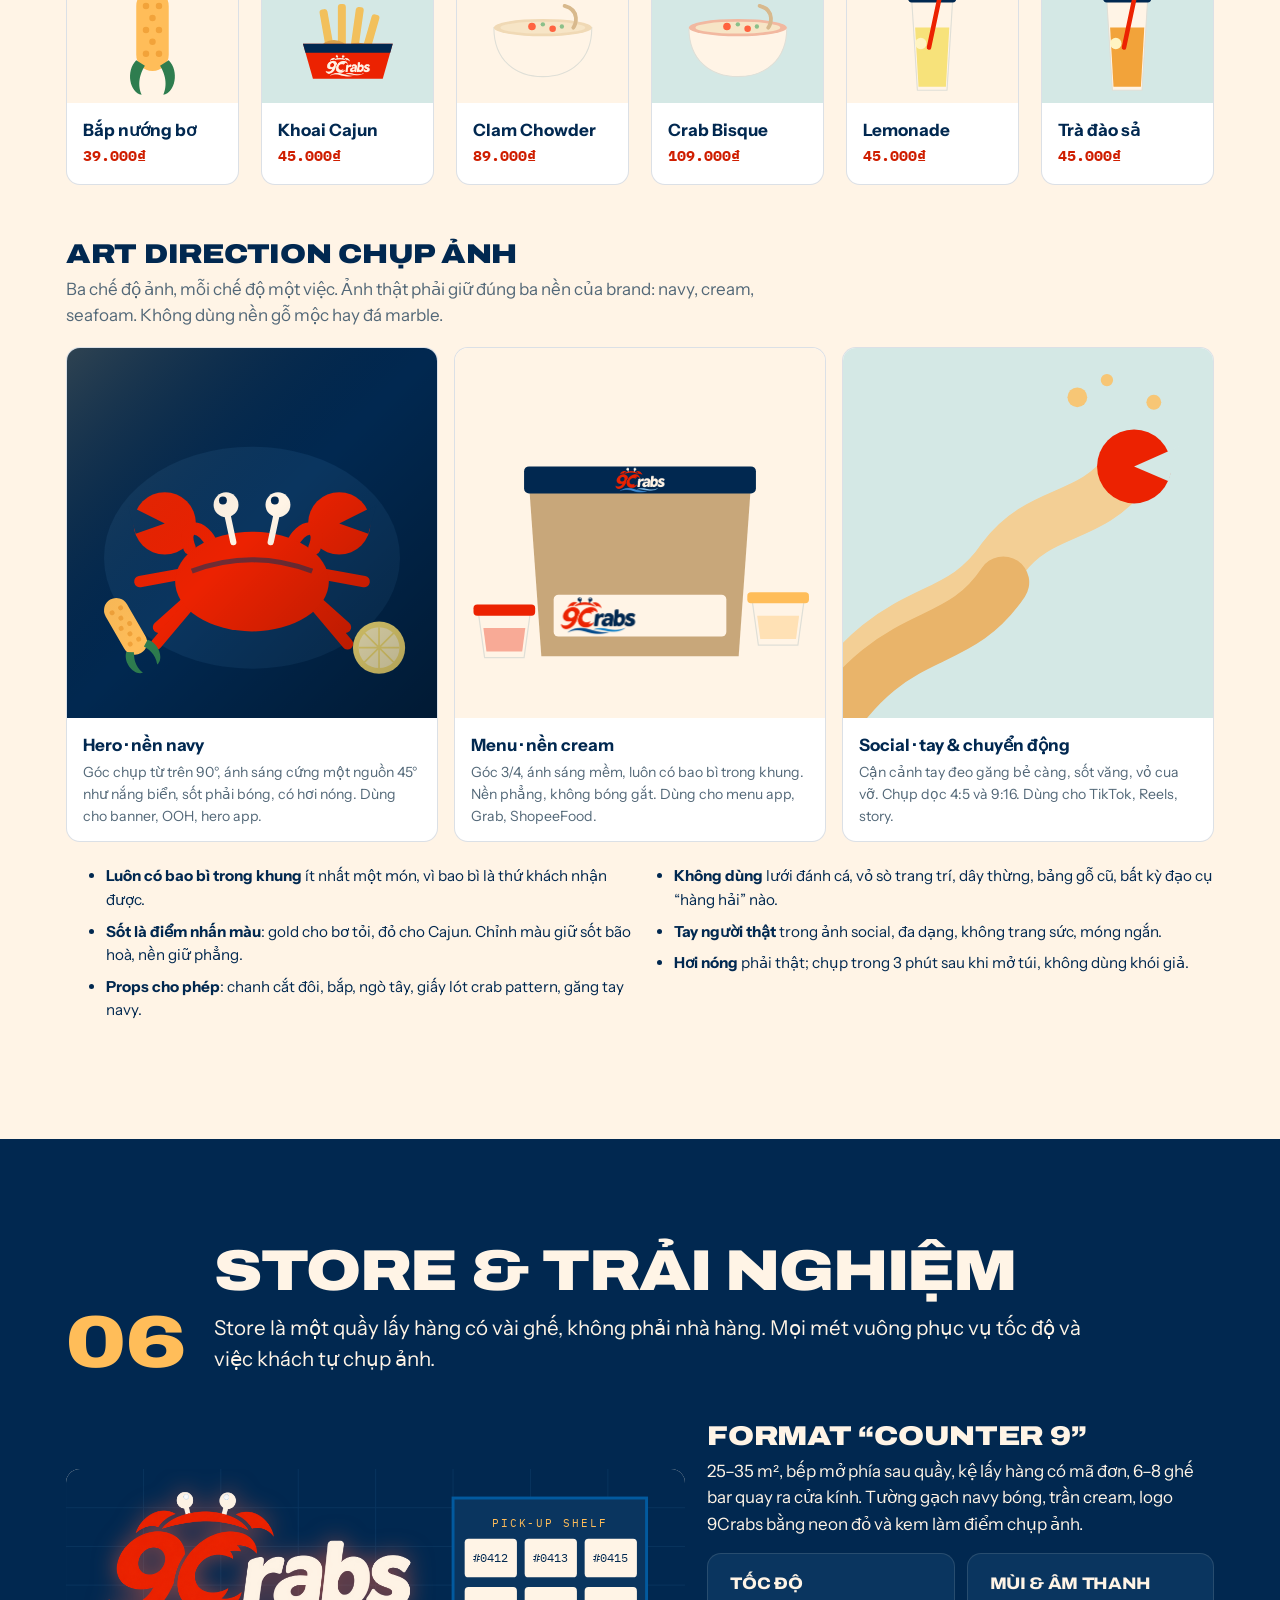
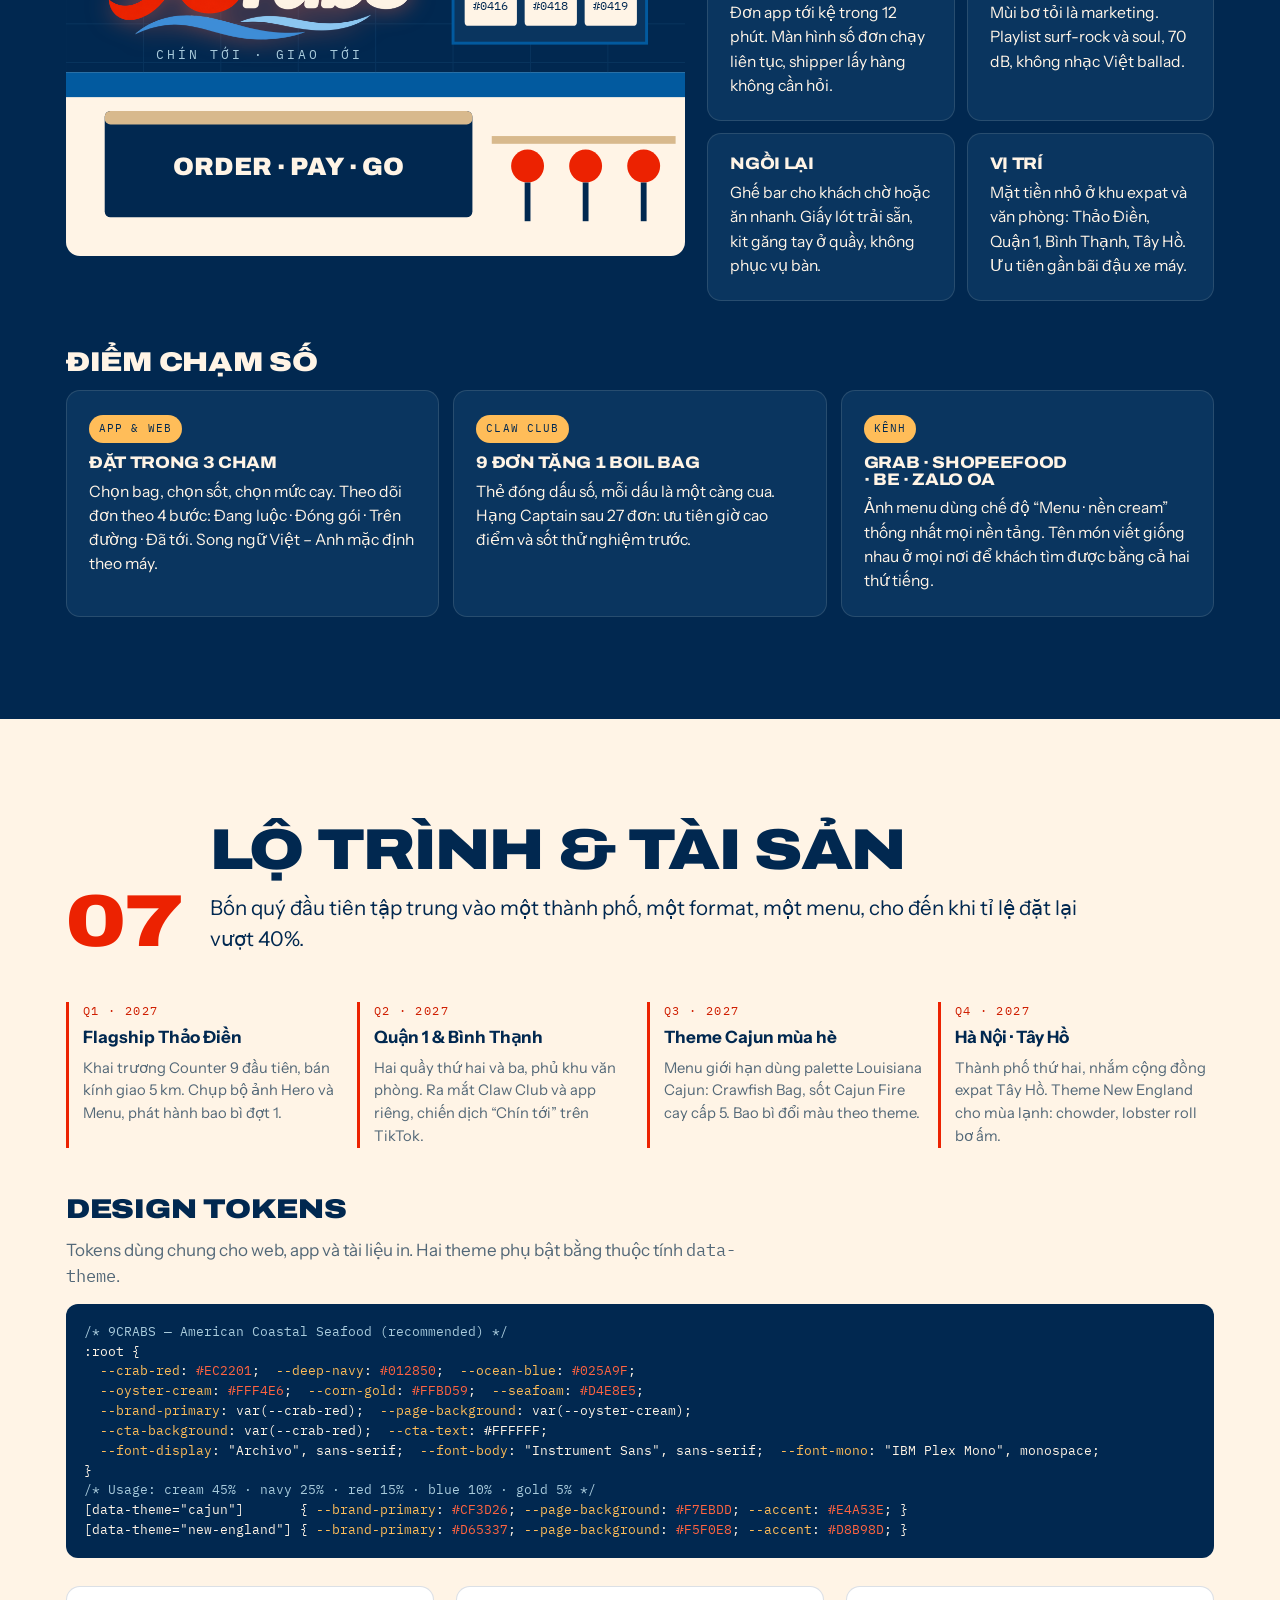
<file: brand/index.html>
<!doctype html>
<html lang="vi">
<head>
<meta charset="utf-8">
<meta name="viewport" content="width=device-width, initial-scale=1, viewport-fit=cover">
<meta name="description" content="Brand book 9Crabs: định vị, logo, màu, bao bì, menu và trải nghiệm cho chuỗi seafood kiểu Mỹ take-away và delivery tại Việt Nam.">
<meta property="og:title" content="9Crabs Brand Book">
<meta property="og:description" content="Brand book 9Crabs: định vị, logo, màu, bao bì, menu và trải nghiệm cho chuỗi seafood kiểu Mỹ take-away và delivery tại Việt Nam.">
<meta property="og:image" content="logo-9crabs.png">
<meta name="theme-color" content="#012850">
<link rel="icon" type="image/png" href="logo-9crabs.png">
<style>:root{padding-top:env(safe-area-inset-top,0px);padding-bottom:env(safe-area-inset-bottom,0px)}img{max-width:100%}[hidden]{display:none!important}</style>
<title>9Crabs Brand Book</title>
<meta name="claude:viewport-fit-sides" content="cover">

<link rel="stylesheet" href="https://fonts.googleapis.com/css2?family=Archivo:wdth,wght@100..125,400..900&family=Instrument+Sans:wght@400;500;600;700&family=IBM+Plex+Mono:wght@400;500&display=swap">
<style>
/* Layout: a long-scroll brand book. Navy bands alternate with oyster cream; wide expanded display type; every touchpoint drawn in the brand's own vector language. */
:root{
  --cream:#FFF4E6; --navy:#012850; --red:#EC2201; --blue:#025A9F; --gold:#FFBD59; --foam:#D4E8E5; --white:#FFFFFF; --ink:#21394B;
  --bg:#FFF4E6; --surface:#FFFFFF; --surface-2:#F6E8D6; --fg:#012850; --muted:#536878;
  --accent:#EC2201; --accent-text:#CF1E00; --line:rgba(1,40,80,.14);
  --band:#012850; --band-fg:#FFF4E6; --band-muted:#A9CBDC; --band-surface:#0A355F;
  --shadow:0 18px 50px rgba(1,40,80,.14);
  --display:"Archivo","Arial Black","Helvetica Neue",Arial,sans-serif;
  --body:"Instrument Sans","Helvetica Neue",Arial,sans-serif;
  --mono:"IBM Plex Mono",Consolas,"Courier New",monospace;
  --gutter-l:max(16px,env(safe-area-inset-left,0px)); --gutter-r:max(16px,env(safe-area-inset-right,0px));
  --maxw:1180px;
}
@media (prefers-color-scheme:dark){
  :root:not([data-theme="light"]){
    --bg:#021A33; --surface:#06284D; --surface-2:#0A355F; --fg:#FFF4E6; --muted:#A9CBDC;
    --accent:#FF5A3A; --accent-text:#FF7A5E; --line:rgba(255,244,230,.16);
    --band:#012850; --band-fg:#FFF4E6; --band-muted:#A9CBDC; --band-surface:#0A355F;
    --shadow:0 18px 50px rgba(0,0,0,.35); color-scheme:dark;
  }
}
:root[data-theme="dark"]{
  --bg:#021A33; --surface:#06284D; --surface-2:#0A355F; --fg:#FFF4E6; --muted:#A9CBDC;
  --accent:#FF5A3A; --accent-text:#FF7A5E; --line:rgba(255,244,230,.16);
  --band:#012850; --band-fg:#FFF4E6; --band-muted:#A9CBDC; --band-surface:#0A355F;
  --shadow:0 18px 50px rgba(0,0,0,.35); color-scheme:dark;
}
*{box-sizing:border-box}
html{scroll-behavior:smooth}
@media (prefers-reduced-motion:reduce){html{scroll-behavior:auto} *{animation:none!important;transition:none!important}}
body{margin:0;background:var(--bg);color:var(--fg);font-family:var(--body);font-size:17px;line-height:1.55;overflow-x:hidden}
body::before{content:"";position:fixed;inset:0 0 auto;height:env(safe-area-inset-top,0px);z-index:10;background:var(--navy)}
h1,h2,h3,h4{font-family:var(--display);font-variation-settings:"wdth" 118;font-weight:900;line-height:1;letter-spacing:-.02em;margin:0;text-wrap:balance;text-transform:uppercase}
h2{font-size:clamp(2rem,5vw,3.6rem)}
h3{font-size:clamp(1.25rem,2.4vw,1.7rem);letter-spacing:-.01em}
h4{font-size:1.05rem;font-variation-settings:"wdth" 110;font-weight:800}
p{margin:0}
a{color:inherit}
.wrap{max-width:var(--maxw);margin-inline:auto;padding-left:var(--gutter-l);padding-right:var(--gutter-r)}
.eyebrow{font-family:var(--mono);font-size:.74rem;letter-spacing:.14em;text-transform:uppercase;color:var(--muted)}
.band .eyebrow{color:var(--band-muted)}
.lead{font-size:clamp(1.1rem,1.6vw,1.3rem);line-height:1.5;max-width:62ch}
.measure{max-width:64ch}
.muted{color:var(--muted)}
.mono{font-family:var(--mono)}
.num{font-variant-numeric:tabular-nums}
.sec{padding-block:clamp(56px,8vw,110px);scroll-margin-top:62px}
.sec-head{display:grid;grid-template-columns:auto 1fr;gap:18px 28px;align-items:end;margin-bottom:clamp(28px,4vw,48px)}
.sec-head .idx{font-family:var(--display);font-variation-settings:"wdth" 125;font-weight:900;font-size:clamp(2.4rem,6vw,4.6rem);line-height:.9;color:var(--accent)}
.sec-head .lead{margin-top:14px}
.band{background:var(--band);color:var(--band-fg);--surface:var(--band-surface);--surface-2:#F6E8D6;--line:rgba(255,244,230,.16);--muted:var(--band-muted);--accent-text:#FF7A5E;--fg:var(--band-fg)}
.band .muted{color:var(--band-muted)}
.grid{display:grid;gap:22px}
.g2{grid-template-columns:repeat(2,minmax(0,1fr))}
.g3{grid-template-columns:repeat(3,minmax(0,1fr))}
.g4{grid-template-columns:repeat(4,minmax(0,1fr))}
.g6{grid-template-columns:repeat(auto-fill,minmax(160px,1fr))}
@media (max-width:900px){.g3,.g4{grid-template-columns:repeat(2,minmax(0,1fr))}}
@media (max-width:560px){.g2,.g3,.g4{grid-template-columns:1fr}.g6{grid-template-columns:repeat(2,minmax(0,1fr))}.sec-head{grid-template-columns:1fr}}
.card{background:var(--surface);border:1px solid var(--line);border-radius:14px;padding:22px;min-width:0}
.band .card{background:var(--band-surface);border-color:rgba(255,244,230,.12)}
.card h4{margin-bottom:8px}
.card p{font-size:.98rem}
.tag{display:inline-block;font-family:var(--mono);font-size:.7rem;letter-spacing:.1em;text-transform:uppercase;padding:4px 9px;border-radius:999px;border:1px solid var(--line)}
.tag.red{background:var(--red);color:#fff;border-color:transparent}
.tag.gold{background:var(--gold);color:var(--navy);border-color:transparent}
.tag.foam{background:var(--foam);color:var(--navy);border-color:transparent}
.tag.blue{background:var(--blue);color:#fff;border-color:transparent}
.tag.navy{background:var(--navy);color:var(--cream);border-color:transparent}
.rule{border:0;border-top:1px solid var(--line);margin:28px 0}

/* NAV */
.nav{position:sticky;top:env(safe-area-inset-top,0px);z-index:9;background:var(--navy);color:var(--cream);border-bottom:1px solid rgba(255,244,230,.12)}
.nav .wrap{display:flex;align-items:center;gap:18px;height:62px}
.nav .logo{display:flex;align-items:center;gap:10px;text-decoration:none;flex:none}
.nav .logo img{height:40px;width:auto;display:block}
.logo-img{aspect-ratio:1175/575;object-fit:contain;height:auto;display:block;max-width:100%}
.icon-img{aspect-ratio:643/499;object-fit:contain;height:auto;display:block;max-width:100%}
.pic.navy{--eye:#FFF4E6;--eyehi:#012850}
.nav .wm{font-family:var(--display);font-variation-settings:"wdth" 120;font-weight:900;font-size:1.3rem;letter-spacing:-.03em}
.nav .wm b{color:#FF6340;font-weight:900}
.nav ul{list-style:none;margin:0 0 0 auto;padding:0;display:flex;gap:4px;overflow-x:auto;scrollbar-width:none;min-width:0}
.nav ul::-webkit-scrollbar{display:none}
.nav li a{display:block;padding:8px 10px;font-size:.84rem;font-weight:600;text-decoration:none;color:#A9CBDC;white-space:nowrap;border-radius:8px}
.nav li a:hover,.nav li a:focus-visible{color:var(--cream);background:rgba(255,244,230,.08);outline:none}

/* HERO */
.hero{background:var(--navy);color:var(--cream);position:relative;overflow:hidden}
.hero .wrap{display:grid;grid-template-columns:1.2fr .8fr;gap:40px;align-items:center;padding-block:clamp(48px,8vw,100px)}
@media (max-width:860px){.hero .wrap{grid-template-columns:1fr}}
.hero h1{font-size:clamp(4rem,13vw,10.5rem);font-variation-settings:"wdth" 125;letter-spacing:-.045em;line-height:.85;color:var(--cream)}
.hero h1 img{width:clamp(250px,42vw,540px)}
.hero .tagline{font-family:var(--display);font-variation-settings:"wdth" 112;font-weight:800;font-size:clamp(1.4rem,3vw,2.3rem);letter-spacing:-.02em;text-transform:none;line-height:1.1;margin-top:22px}
.hero .tagline span{color:var(--gold)}
.hero .lead{color:#D7E4EE;margin-top:18px}
.hero-stats{display:grid;grid-template-columns:repeat(3,minmax(0,1fr));gap:14px;margin-top:34px}
@media (max-width:560px){.hero-stats{grid-template-columns:1fr}}
.hero-stats div{border-top:2px solid #FF6340;padding-top:10px}
.hero-stats .k{font-family:var(--mono);font-size:.7rem;letter-spacing:.12em;color:#A9CBDC;text-transform:uppercase}
.hero-stats .v{font-weight:700;font-size:1rem;margin-top:4px}
.hero-art{position:relative;min-width:0}
.hero-art svg{width:100%;height:auto;display:block;max-width:100%}
.hero-art svg.stamp{position:absolute;right:0;bottom:0;width:clamp(84px,24%,120px);height:auto;animation:spin 18s linear infinite;filter:drop-shadow(0 8px 20px rgba(0,0,0,.35))}
@keyframes spin{to{transform:rotate(360deg)}}
.wavesep{display:block;width:100%;height:clamp(36px,5vw,64px);background:var(--bg)}

/* POSITIONING */
.statement{font-family:var(--display);font-variation-settings:"wdth" 105;font-weight:700;font-size:clamp(1.35rem,2.6vw,2rem);line-height:1.25;text-transform:none;letter-spacing:-.01em;max-width:30ch}
.statement em{font-style:normal;color:var(--accent-text)}
.pillars .card{border-top:4px solid var(--red)}
.pillars .card:nth-child(2){border-top-color:var(--gold)}
.pillars .card:nth-child(3){border-top-color:var(--blue)}
.pillars .card:nth-child(4){border-top-color:var(--foam)}
.persona{display:grid;grid-template-columns:72px 1fr;gap:16px;align-items:start}
.persona .av{width:72px;height:72px;border-radius:50%;display:grid;place-items:center;font-family:var(--display);font-weight:900;font-size:1.5rem;color:var(--cream);background:var(--blue)}
.persona:nth-child(2) .av{background:var(--red)}
.persona:nth-child(3) .av{background:var(--gold);color:var(--navy)}
.persona dl{margin:10px 0 0;display:grid;grid-template-columns:auto 1fr;gap:4px 12px;font-size:.92rem}
.persona dt{font-family:var(--mono);font-size:.7rem;letter-spacing:.1em;text-transform:uppercase;color:var(--muted);padding-top:3px}
.persona dd{margin:0}
.map{background:var(--surface);border:1px solid var(--line);border-radius:14px;padding:16px;min-width:0}
.map svg{width:100%;height:auto;display:block}
.map text{font-family:var(--body);fill:var(--fg)}
.map .ax{fill:var(--muted);font-family:var(--mono);font-size:11px;letter-spacing:.08em}
.map .lbl{font-size:12.5px;font-weight:600}
.map .gridl{stroke:var(--line)}

/* NAME */
.nine{display:grid;grid-template-columns:auto 1fr;gap:28px;align-items:center}
@media (max-width:700px){.nine{grid-template-columns:1fr}}
.nine .big img{width:clamp(170px,26vw,300px)}
.nine-list{display:grid;gap:14px}
.nine-list div{display:grid;grid-template-columns:auto 1fr;gap:14px;align-items:start}
.nine-list .n{font-family:var(--mono);color:var(--accent-text);font-size:.8rem;padding-top:4px}

/* IDENTITY */
.logo-tiles{display:grid;grid-template-columns:repeat(3,minmax(0,1fr));gap:14px}
@media (max-width:900px){.logo-tiles{grid-template-columns:repeat(2,minmax(0,1fr))}}
.lt img{position:absolute;left:12%;top:12%;width:76%;height:62%;max-width:none;object-fit:contain;aspect-ratio:auto}
.lt.on-kraft{background:#C69C6D;color:#012850}
.logo-hero{background:#FFF4E6;border:1px solid var(--line);border-radius:16px;padding:clamp(20px,4vw,44px);display:grid;grid-template-columns:minmax(0,1.3fr) minmax(0,1fr);gap:28px;align-items:center;margin-bottom:16px;color:#012850}
@media (max-width:760px){.logo-hero{grid-template-columns:1fr}}
.logo-hero img{width:100%}
.anat{list-style:none;margin:0;padding:0;display:grid;gap:12px;counter-reset:a}
.anat li{display:grid;grid-template-columns:28px 1fr;gap:10px;align-items:start;font-size:.95rem}
.anat li::before{counter-increment:a;content:counter(a);width:26px;height:26px;border-radius:50%;background:#EC2201;color:#FFF4E6;display:grid;place-items:center;font-family:var(--mono);font-size:.78rem}
.anat b{display:block}
.logo-colors{display:flex;flex-wrap:wrap;gap:8px 18px;margin-top:14px;font-family:var(--mono);font-size:.78rem;color:var(--muted)}
.logo-colors span{display:inline-flex;align-items:center;gap:6px}
.logo-colors i{width:14px;height:14px;border-radius:4px;display:inline-block;border:1px solid var(--line)}
.lt{border-radius:14px;aspect-ratio:4/3;display:grid;place-items:center;padding:20px;position:relative;border:1px solid var(--line);min-width:0;max-width:100%;container-type:inline-size;overflow:hidden}
.lt .cap{position:absolute;left:14px;bottom:12px;font-family:var(--mono);font-size:.68rem;letter-spacing:.1em;text-transform:uppercase;opacity:.75}
.lt.on-navy{background:#012850;color:#FFF4E6}
.lt.on-cream{background:#FFF4E6;color:#012850}
.lt.on-red{background:#EC2201;color:#FFF4E6}
.lt.on-foam{background:#D4E8E5;color:#012850}
.wordmark{font-family:var(--display);font-variation-settings:"wdth" 125;font-weight:900;font-size:clamp(1rem,13cqw,3rem);letter-spacing:-.045em;line-height:1;white-space:nowrap}
.lt.on-red .wordmark{font-size:clamp(1.2rem,17cqw,3.4rem)}
.wordmark b{font-weight:900}
.on-navy .wordmark b{color:#FF6340}
.on-cream .wordmark b{color:#EC2201}
.on-red .wordmark b{color:#FFF4E6}
.on-foam .wordmark b{color:#EC2201}
.lockup{display:flex;align-items:center;gap:4cqw}
.lockup svg{width:clamp(28px,18cqw,64px);height:auto;flex:none}
.swatches{display:grid;grid-template-columns:repeat(6,minmax(0,1fr));gap:12px}
@media (max-width:900px){.swatches{grid-template-columns:repeat(3,minmax(0,1fr))}}
@media (max-width:480px){.swatches{grid-template-columns:repeat(2,minmax(0,1fr))}}
.sw{border-radius:12px;overflow:hidden;border:1px solid var(--line);background:var(--surface);min-width:0}
.sw .c{height:92px}
.sw .t{padding:10px 12px}
.sw .t b{display:block;font-size:.92rem}
.sw .t span{font-family:var(--mono);font-size:.76rem;color:var(--muted)}
.ratio{display:flex;height:46px;border-radius:10px;overflow:hidden;margin-top:18px;border:1px solid var(--line)}
.ratio div{display:grid;place-items:center;font-family:var(--mono);font-size:.72rem;letter-spacing:.06em;min-width:0}
.type-spec{display:grid;grid-template-columns:1fr 1fr;gap:22px}
@media (max-width:760px){.type-spec{grid-template-columns:1fr}}
.spec{background:var(--surface);border:1px solid var(--line);border-radius:14px;padding:22px;min-width:0;overflow:hidden}
.spec .face{font-size:clamp(2rem,4.6vw,3.4rem);line-height:1;margin:6px 0 10px;overflow-wrap:anywhere}
.spec .face.d{font-family:var(--display);font-variation-settings:"wdth" 125;font-weight:900;letter-spacing:-.04em;text-transform:uppercase}
.spec .face.b{font-family:var(--body);font-weight:500;font-size:clamp(1.3rem,2.4vw,1.9rem);line-height:1.3}
.spec .face.m{font-family:var(--mono);font-size:clamp(1.1rem,2vw,1.5rem);line-height:1.4}
.spec .meta{font-family:var(--mono);font-size:.74rem;color:var(--muted);letter-spacing:.06em}
.voice{display:grid;grid-template-columns:1fr 1fr;gap:16px}
@media (max-width:760px){.voice{grid-template-columns:1fr}}
.vx{border-radius:12px;padding:18px;border:1px solid var(--line);background:var(--surface)}
.vx .lab{font-family:var(--mono);font-size:.7rem;letter-spacing:.12em;text-transform:uppercase;margin-bottom:8px}
.vx.yes .lab{color:#1C8C5C}.vx.no .lab{color:var(--accent-text)}
.vx q{quotes:none;font-weight:600;font-size:1.05rem;display:block}
.vx small{display:block;margin-top:8px;color:var(--muted)}
.elements{display:grid;grid-template-columns:repeat(3,minmax(0,1fr));gap:14px}
@media (max-width:760px){.elements{grid-template-columns:1fr}}
.el{border-radius:14px;aspect-ratio:3/2;border:1px solid var(--line);position:relative;overflow:hidden;min-width:0;max-width:100%}
.el .cap{position:absolute;left:14px;bottom:12px;font-family:var(--mono);font-size:.68rem;letter-spacing:.1em;text-transform:uppercase;background:rgba(1,40,80,.75);color:#FFF4E6;padding:4px 8px;border-radius:6px}
.el.pattern{background-color:#FFF4E6;background-size:84px auto;background-repeat:space;background-position:center}
.el.stripe{background-color:#012850;background-image:url("data:image/svg+xml;utf8,<svg xmlns='http://www.w3.org/2000/svg' width='240' height='60' viewBox='0 0 240 60'><path d='M0 30 C60 6 120 54 180 30 S240 6 240 30' fill='none' stroke='%2300488A' stroke-width='8' stroke-linecap='round'/><path d='M40 46 C90 32 140 58 200 44' fill='none' stroke='%23017BC8' stroke-width='5' stroke-linecap='round'/></svg>");background-size:240px 60px}
.el.stampbg{background:#012850;display:grid;place-items:center}
.el.stampbg svg{width:46%;height:auto}

/* PACKAGING */
.pack{display:grid;grid-template-columns:1fr 1fr;gap:18px;align-items:center;background:var(--surface);border:1px solid var(--line);border-radius:16px;padding:22px;min-width:0}
.pack.alt{grid-template-columns:1fr 1fr}
@media (max-width:760px){.pack{grid-template-columns:1fr}}
.pack .art{background:var(--surface-2);border-radius:12px;padding:14px;display:grid;place-items:center;min-width:0}
.pack .art svg{width:100%;max-width:320px;height:auto;display:block}
.pack h3{margin-bottom:6px}
.pack ul{margin:12px 0 0;padding-left:18px;font-size:.95rem}
.pack li{margin:4px 0}
.spec-row{display:flex;flex-wrap:wrap;gap:8px;margin-top:12px}
.sauces{display:grid;grid-template-columns:repeat(4,minmax(0,1fr));gap:12px}
@media (max-width:760px){.sauces{grid-template-columns:repeat(2,minmax(0,1fr))}}
.sauce{text-align:center;background:var(--surface);border:1px solid var(--line);border-radius:12px;padding:16px 10px;min-width:0}
.sauce svg{width:84px;height:auto}
.sauce b{display:block;margin-top:8px;font-size:.95rem}
.sauce span{font-size:.8rem;color:var(--muted)}
.label-demo{background:#FFF4E6;color:#012850;border:1px solid #DFDFD7;border-radius:10px;padding:14px;font-family:var(--mono);font-size:.8rem;max-width:360px;line-height:1.5;box-shadow:var(--shadow)}
.label-demo .h{font-family:var(--display);font-variation-settings:"wdth" 120;font-weight:900;font-size:1.3rem;letter-spacing:-.03em;text-transform:uppercase;display:flex;justify-content:space-between;align-items:baseline}
.label-demo .h b{color:#EC2201}
.label-demo .row{display:flex;justify-content:space-between;gap:8px;border-top:1px dashed #012850;padding-top:6px;margin-top:6px}
.claws{letter-spacing:2px}
.unbox{display:grid;grid-template-columns:repeat(5,minmax(0,1fr));gap:10px;counter-reset:step}
@media (max-width:900px){.unbox{grid-template-columns:repeat(2,minmax(0,1fr))}}
.unbox div{position:relative;background:var(--band-surface);border-radius:12px;padding:38px 14px 14px;font-size:.92rem;min-width:0}
.unbox div::before{counter-increment:step;content:counter(step,decimal-leading-zero);position:absolute;top:10px;left:14px;font-family:var(--display);font-weight:900;color:var(--gold);font-size:1.1rem}
.unbox b{display:block;margin-bottom:4px}
.gear{display:grid;grid-template-columns:repeat(2,minmax(0,1fr));gap:18px}
@media (max-width:760px){.gear{grid-template-columns:1fr}}
.gear-card{background:var(--surface);border:1px solid var(--line);border-radius:16px;overflow:hidden;display:grid;grid-template-rows:auto 1fr;min-width:0}
.gear-card .art{background:#F6E8D6;display:grid;place-items:center;padding:18px}
.gear-card .art svg{width:100%;max-width:360px;height:auto;display:block}
.gear-card .body{padding:18px 20px 20px;display:grid;gap:8px;align-content:start}
.gear-card h3{margin:0}
.gear-card p{font-size:.95rem}

/* MENU */
.menu-group{margin-top:34px}
.menu-group h3{display:flex;align-items:center;gap:12px;margin-bottom:14px}
.menu-group h3 .tag{text-transform:none;letter-spacing:.04em}
.dish{background:var(--surface);border:1px solid var(--line);border-radius:14px;overflow:hidden;min-width:0;display:flex;flex-direction:column}
.dish .pic{aspect-ratio:4/3;display:grid;place-items:center;max-width:100%;position:relative}
.dish .pic svg{width:70%;height:auto}
.dish .pic.navy{background:#012850}
.dish .pic.cream{background:#FFF4E6}
.dish .pic.foam{background:#D4E8E5}
.dish .pic.gold{background:#FFBD59}
.dish .pic .badge{position:absolute;top:10px;left:10px}
.dish .body{padding:14px 16px 16px;display:grid;gap:4px}
.dish .name{font-weight:700;display:flex;flex-wrap:wrap;justify-content:space-between;gap:2px 10px;align-items:baseline}
.dish .price{font-family:var(--mono);font-size:.92rem;color:var(--accent-text);white-space:nowrap}
.dish .desc{font-size:.88rem;color:var(--muted)}
.dish .heat{font-size:.74rem;font-family:var(--mono);color:var(--muted);letter-spacing:.06em}
.dish .heat b{color:var(--accent-text);letter-spacing:1px}
.photo-modes{display:grid;grid-template-columns:repeat(3,minmax(0,1fr));gap:16px}
@media (max-width:760px){.photo-modes{grid-template-columns:1fr}}
.frame{border-radius:14px;overflow:hidden;border:1px solid var(--line);background:var(--surface);min-width:0}
.frame .shot{aspect-ratio:1/1;position:relative;max-width:100%;overflow:hidden}
.frame .shot svg{width:100%;height:100%;display:block}
.frame .t{padding:14px 16px}
.frame .t b{display:block;margin-bottom:4px}
.frame .t p{font-size:.88rem;color:var(--muted)}
.rules{columns:2;column-gap:28px;font-size:.95rem;margin-top:22px}
@media (max-width:700px){.rules{columns:1}}
.rules li{break-inside:avoid;margin-bottom:8px}

/* EXPERIENCE */
.store{display:grid;grid-template-columns:1.1fr .9fr;gap:22px;align-items:center}
@media (max-width:860px){.store{grid-template-columns:1fr}}
.store svg{width:100%;height:auto;display:block;border-radius:14px;max-width:100%}
.touch{display:grid;grid-template-columns:repeat(3,minmax(0,1fr));gap:14px}
@media (max-width:760px){.touch{grid-template-columns:1fr}}
.timeline{display:grid;grid-template-columns:repeat(4,minmax(0,1fr));gap:14px}
@media (max-width:900px){.timeline{grid-template-columns:repeat(2,minmax(0,1fr))}}
@media (max-width:520px){.timeline{grid-template-columns:1fr}}
.tl{border-left:3px solid var(--accent);padding-left:14px;min-width:0}
.tl .q{font-family:var(--mono);font-size:.72rem;letter-spacing:.12em;color:var(--accent-text)}
.tl b{display:block;margin:4px 0 6px}
.tl p{font-size:.92rem;color:var(--muted)}
pre{background:var(--navy);color:#FFF4E6;border-radius:12px;padding:18px;overflow-x:auto;font-family:var(--mono);font-size:.8rem;line-height:1.55;margin:0}
pre .c{color:#A9CBDC}pre .k{color:#FFBD59}pre .v{color:#FF6340}
footer{background:var(--navy);color:#A9CBDC;padding-block:36px;font-size:.88rem}
footer .wrap{display:flex;flex-wrap:wrap;gap:14px 28px;justify-content:space-between;align-items:center}
footer .wm{font-family:var(--display);font-variation-settings:"wdth" 120;font-weight:900;color:#FFF4E6;font-size:1.2rem;letter-spacing:-.03em}
footer .wm b{color:#FF6340}
:focus-visible{outline:3px solid var(--gold);outline-offset:2px}

/* PRINT: A4 ratio at desktop width so the PDF keeps the desktop layout */
@page{size:1200px 1697px;margin:0}
@media print{
  html,body{-webkit-print-color-adjust:exact;print-color-adjust:exact}
  html{scroll-behavior:auto}
  body::before,.no-print{display:none!important}
  *{animation:none!important;transition:none!important}
  .nav{display:none!important}
  .sec{break-before:page;padding-block:48px}
  .hero{min-height:1697px;display:flex;flex-direction:column;justify-content:center;break-after:page}
  .hero .wrap{padding-block:72px;width:100%}
  .wavesep{display:none}
  #dinh-vi{break-before:auto}
  .card,.pack,.dish,.frame,.lt,.sw,.persona,.spec,.vx,.el,.label-demo,.unbox>div,.tl,.sauce,.map,.logo-hero,.store>svg,.ratio,pre,.grid>div{break-inside:avoid}
  h2,h3,.sec-head{break-after:avoid}
  /* desktop grid in print */
  .hero .wrap{grid-template-columns:1.2fr .8fr}
  .hero-stats{grid-template-columns:repeat(3,minmax(0,1fr))}
  .sec-head{grid-template-columns:auto 1fr}
  .g2{grid-template-columns:repeat(2,minmax(0,1fr))}
  .g3{grid-template-columns:repeat(3,minmax(0,1fr))}
  .g4{grid-template-columns:repeat(4,minmax(0,1fr))}
  .g6{grid-template-columns:repeat(6,minmax(0,1fr))}
  .nine{grid-template-columns:auto 1fr}
  .logo-hero{grid-template-columns:minmax(0,1.3fr) minmax(0,1fr)}
  .logo-tiles{grid-template-columns:repeat(3,minmax(0,1fr))}
  .swatches{grid-template-columns:repeat(6,minmax(0,1fr))}
  .type-spec,.voice{grid-template-columns:1fr 1fr}
  .elements,.photo-modes,.touch{grid-template-columns:repeat(3,minmax(0,1fr))}
  .pack{grid-template-columns:1fr 1fr}
  .sauces{grid-template-columns:repeat(4,minmax(0,1fr))}
  .unbox{grid-template-columns:repeat(5,minmax(0,1fr))}
  .rules{columns:2}
  .store{grid-template-columns:1.1fr .9fr}
  .timeline{grid-template-columns:repeat(4,minmax(0,1fr))}
  .gear{grid-template-columns:repeat(2,minmax(0,1fr))}
  .gear-card{break-inside:avoid}
}
</style>
</head>
<body>
<svg width="0" height="0" style="position:absolute" aria-hidden="true">
  <defs>
    <!-- Crab -->
    <symbol id="crab" viewBox="0 0 260 190">
      <g stroke="var(--k,#EC2201)" stroke-width="11" stroke-linecap="round" fill="none">
        <path d="M78 128 L40 162"/><path d="M70 140 L38 178"/><path d="M182 128 L220 162"/><path d="M190 140 L222 178"/>
        <path d="M66 110 L22 118"/><path d="M194 110 L238 118"/>
      </g>
      <circle cx="46" cy="62" r="30" fill="var(--k,#EC2201)"/>
      <path d="M46 62 L10 44 L18 72 Z" fill="var(--bgc,#FFF4E6)"/>
      <circle cx="214" cy="62" r="30" fill="var(--k,#EC2201)"/>
      <path d="M214 62 L250 44 L242 72 Z" fill="var(--bgc,#FFF4E6)"/>
      <path d="M70 86 C60 60 84 62 92 84" stroke="var(--k,#EC2201)" stroke-width="12" fill="none" stroke-linecap="round"/>
      <path d="M190 86 C200 60 176 62 168 84" stroke="var(--k,#EC2201)" stroke-width="12" fill="none" stroke-linecap="round"/>
      <ellipse cx="130" cy="118" rx="74" ry="48" fill="var(--k,#EC2201)"/>
      <path d="M72 108 Q130 86 188 108" stroke="var(--bgc,#FFF4E6)" stroke-width="5" fill="none" opacity=".55"/>
      <g>
        <line x1="112" y1="80" x2="106" y2="52" stroke="var(--eye,#012850)" stroke-width="6" stroke-linecap="round"/>
        <line x1="148" y1="80" x2="154" y2="52" stroke="var(--eye,#012850)" stroke-width="6" stroke-linecap="round"/>
        <circle cx="105" cy="44" r="12" fill="var(--eye,#012850)"/><circle cx="155" cy="44" r="12" fill="var(--eye,#012850)"/>
        <circle cx="102" cy="40" r="3.8" fill="var(--eyehi,#FFFFFF)"/><circle cx="152" cy="40" r="3.8" fill="var(--eyehi,#FFFFFF)"/>
      </g>
    </symbol>
    <!-- Shrimp -->
    <symbol id="shrimp" viewBox="0 0 220 180">
      <path d="M48 118 C30 56 118 26 170 56 C204 76 196 124 160 140" fill="none" stroke="var(--k,#FF6340)" stroke-width="30" stroke-linecap="round"/>
      <g stroke="var(--bgc,#FFF4E6)" stroke-width="5" opacity=".7" fill="none">
        <path d="M96 48 L104 76"/><path d="M128 44 L130 74"/><path d="M158 56 L150 82"/><path d="M182 86 L158 96"/>
      </g>
      <path d="M160 140 L198 170 L172 128 Z" fill="var(--k,#FF6340)"/>
      <path d="M160 140 L150 176 L140 132 Z" fill="var(--k,#FF6340)"/>
      <g stroke="var(--k,#FF6340)" stroke-width="5" stroke-linecap="round" fill="none">
        <path d="M44 110 L20 150"/><path d="M50 118 L30 164"/><path d="M60 122 L48 170"/>
      </g>
      <circle cx="44" cy="100" r="6" fill="#012850"/>
    </symbol>
    <!-- Lobster -->
    <symbol id="lobster" viewBox="0 0 260 200">
      <ellipse cx="130" cy="88" rx="40" ry="56" fill="var(--k,#CF3D26)"/>
      <path d="M100 130 L160 130 L150 190 L110 190 Z" fill="var(--k,#CF3D26)"/>
      <path d="M110 190 L82 198 L100 170 Z M150 190 L178 198 L160 170 Z" fill="var(--k,#CF3D26)"/>
      <g stroke="var(--bgc,#FFF4E6)" stroke-width="4" opacity=".6"><path d="M104 150 H156 M106 165 H154"/></g>
      <g stroke="var(--k,#CF3D26)" stroke-width="12" stroke-linecap="round" fill="none">
        <path d="M100 70 C70 50 40 60 42 92"/><path d="M160 70 C190 50 220 60 218 92"/>
      </g>
      <ellipse cx="38" cy="110" rx="26" ry="20" fill="var(--k,#CF3D26)"/><path d="M38 110 L6 100 L12 124 Z" fill="var(--bgc,#FFF4E6)"/>
      <ellipse cx="222" cy="110" rx="26" ry="20" fill="var(--k,#CF3D26)"/><path d="M222 110 L254 100 L248 124 Z" fill="var(--bgc,#FFF4E6)"/>
      <g stroke="var(--k,#CF3D26)" stroke-width="7" stroke-linecap="round" fill="none">
        <path d="M98 110 L70 134"/><path d="M96 124 L68 150"/><path d="M162 110 L190 134"/><path d="M164 124 L192 150"/>
        <path d="M116 36 L96 6"/><path d="M144 36 L164 6"/>
      </g>
      <circle cx="116" cy="46" r="5" fill="#012850"/><circle cx="144" cy="46" r="5" fill="#012850"/>
    </symbol>
    <!-- Corn -->
    <symbol id="corn" viewBox="0 0 120 220">
      <rect x="30" y="20" width="60" height="150" rx="30" fill="#FFBD59"/>
      <g fill="#F2A33A">
        <circle cx="48" cy="50" r="6"/><circle cx="72" cy="50" r="6"/><circle cx="60" cy="72" r="6"/><circle cx="48" cy="94" r="6"/><circle cx="72" cy="94" r="6"/><circle cx="60" cy="116" r="6"/><circle cx="48" cy="138" r="6"/><circle cx="72" cy="138" r="6"/>
      </g>
      <path d="M30 150 C10 170 18 210 40 214 C30 190 40 170 46 160 Z" fill="#2E7D4F"/>
      <path d="M90 150 C110 170 102 210 80 214 C90 190 80 170 74 160 Z" fill="#2E7D4F"/>
    </symbol>
    <!-- Lemon -->
    <symbol id="lemon" viewBox="0 0 100 100">
      <circle cx="50" cy="50" r="46" fill="#F7E27A"/><circle cx="50" cy="50" r="36" fill="#FFF4C2"/>
      <g stroke="#F7E27A" stroke-width="3"><path d="M50 14 V86 M14 50 H86 M24 24 L76 76 M76 24 L24 76"/></g>
    </symbol>
    <!-- Sauce pot -->
    <symbol id="pot" viewBox="0 0 120 110">
      <path d="M18 30 L102 30 L92 102 L28 102 Z" fill="#FFF4E6" stroke="#DFDFD7" stroke-width="2"/>
      <rect x="10" y="16" width="100" height="18" rx="6" fill="var(--k,#FFBD59)"/>
      <path d="M26 54 L94 54 L89 92 L31 92 Z" fill="var(--k,#FFBD59)" opacity=".35"/>
    </symbol>
    <!-- Roll -->
    <symbol id="roll" viewBox="0 0 240 160">
      <rect x="20" y="70" width="200" height="70" rx="30" fill="#E9B46A"/>
      <rect x="20" y="70" width="200" height="30" rx="14" fill="#F3CF95"/>
      <g fill="var(--k,#FF6340)"><circle cx="60" cy="70" r="20"/><circle cx="98" cy="62" r="22"/><circle cx="140" cy="66" r="22"/><circle cx="180" cy="70" r="20"/></g>
      <g fill="#8BC08A"><circle cx="80" cy="56" r="6"/><circle cx="120" cy="50" r="6"/><circle cx="160" cy="54" r="6"/></g>
    </symbol>
    <!-- Basket / fries -->
    <symbol id="basket" viewBox="0 0 240 180">
      <g fill="#F2C05C"><rect x="70" y="30" width="16" height="90" rx="6" transform="rotate(-10 78 75)"/><rect x="100" y="20" width="16" height="100" rx="6"/><rect x="130" y="26" width="16" height="96" rx="6" transform="rotate(8 138 74)"/><rect x="158" y="40" width="16" height="80" rx="6" transform="rotate(16 166 80)"/></g>
      <g fill="#D9A24C"><ellipse cx="92" cy="110" rx="26" ry="18"/><ellipse cx="140" cy="118" rx="30" ry="20"/></g>
      <path d="M30 100 L210 100 L190 170 L50 170 Z" fill="#EC2201"/>
      <path d="M30 100 L210 100 L205 118 L35 118 Z" fill="#012850"/>
      <image data-logo="monoCream" href="logo-9crabs.png" x="72" y="122" width="96" height="44" preserveAspectRatio="xMidYMid meet"/>
    </symbol>
    <!-- Soup -->
    <symbol id="soup" viewBox="0 0 220 160">
      <path d="M20 60 L200 60 C200 120 160 150 110 150 C60 150 20 120 20 60 Z" fill="#FFF4E6" stroke="#DFDFD7" stroke-width="2"/>
      <ellipse cx="110" cy="60" rx="90" ry="16" fill="var(--k,#F0D9B5)"/>
      <ellipse cx="110" cy="60" rx="78" ry="11" fill="#F7E5C6"/>
      <g fill="#FF6340"><circle cx="90" cy="58" r="7"/><circle cx="128" cy="62" r="6"/></g>
      <g fill="#8BC08A"><circle cx="110" cy="54" r="4"/><circle cx="145" cy="58" r="4"/></g>
      <path d="M150 20 C180 28 170 56 166 60" stroke="#D8B98D" stroke-width="7" fill="none" stroke-linecap="round"/>
    </symbol>
    <!-- Mussel/clam -->
    <symbol id="clam" viewBox="0 0 220 160">
      <path d="M30 100 C30 50 190 50 190 100 Q110 150 30 100 Z" fill="#33454B"/>
      <path d="M40 98 C50 60 170 60 180 98 Q110 128 40 98 Z" fill="#FFBD59"/>
      <path d="M150 40 C120 20 70 24 46 52" stroke="#33454B" stroke-width="10" fill="none" stroke-linecap="round"/>
      <path d="M100 118 C96 136 118 146 126 128" stroke="#8BC08A" stroke-width="5" fill="none" stroke-linecap="round"/>
    </symbol>
    <!-- Drink -->
    <symbol id="drink" viewBox="0 0 120 200">
      <path d="M24 30 L96 30 L86 190 L34 190 Z" fill="#FFF4E6" stroke="#DFDFD7" stroke-width="2"/>
      <path d="M30 80 L90 80 L84 184 L36 184 Z" fill="var(--k,#F7E27A)"/>
      <rect x="18" y="20" width="84" height="16" rx="6" fill="#012850"/>
      <rect x="62" y="0" width="8" height="120" rx="4" fill="#EC2201" transform="rotate(12 66 60)"/>
      <circle cx="40" cy="108" r="10" fill="#FFF4C2"/>
    </symbol>
  </defs>
</svg>

<nav class="nav" aria-label="Mục lục brand book">
  <div class="wrap">
    <a class="logo" href="#top" aria-label="9Crabs">
      <img data-logo="reverse" src="logo-9crabs.png" alt="9Crabs" class="logo-img">
    </a>
    <ul>
      <li><a href="#dinh-vi">Định vị</a></li>
      <li><a href="#ten">Tên</a></li>
      <li><a href="#nhan-dien">Nhận diện</a></li>
      <li><a href="#bao-bi">Bao bì</a></li>
      <li><a href="#san-pham">Sản phẩm</a></li>
      <li><a href="#trai-nghiem">Trải nghiệm</a></li>
      <li><a href="#lo-trinh">Lộ trình</a></li>
      <li><a href="packaging.html">Bao bì 3D</a></li>
      <li class="no-print"><a href="pdf/9Crabs-Brand-Book.pdf" download style="color:#FFF4E6;background:#EC2201">Tải PDF</a></li>
    </ul>
  </div>
</nav>

<header class="hero" id="top">
  <div class="wrap">
    <div>
      <p class="eyebrow" style="color:#A9CBDC">Brand Book 2026 · American Coastal Seafood · Take-away &amp; Delivery</p>
      <h1 style="margin-top:18px"><img data-logo="reverse" src="logo-9crabs.png" alt="9Crabs" class="logo-img"></h1>
      <p class="tagline">Chín tới. <span>Giao tới.</span><br><span style="color:#A9CBDC;font-weight:600;font-size:.68em">Cooked right. Delivered hot.</span></p>
      <p class="lead">9Crabs mang bữa hải sản kiểu Mỹ, từ seafood boil đến crab roll và fried basket, về tận bàn ăn của người trẻ thành thị và cộng đồng expat tại Việt Nam. Store nhỏ, bếp lớn, trải nghiệm trọn vẹn ở nhà.</p>
      <div class="hero-stats">
        <div><div class="k">Mô hình</div><div class="v">Take-away 55% · Delivery 40% · Ngồi lại 5%</div></div>
        <div><div class="k">Phân khúc</div><div class="v">Trung – cao cấp · 250k–800k / bữa</div></div>
        <div><div class="k">Đối tượng</div><div class="v">22–40 tuổi, đô thị · Expat tại VN</div></div>
      </div>
    </div>
    <div class="hero-art">
      <svg viewBox="0 0 520 440" role="img" aria-label="Minh hoạ cua boil 9Crabs">
        <circle cx="260" cy="230" r="200" fill="#0A355F"/>
        <circle cx="260" cy="230" r="170" fill="none" stroke="#025A9F" stroke-width="2" stroke-dasharray="6 10"/>
        <g style="--k:#EC2201;--bgc:#0A355F;--eye:#FFF4E6;--eyehi:#012850"><use href="#crab" x="90" y="96" width="340" height="250"/></g>
        <path d="M96 352 C170 318 250 342 320 356 C380 368 430 352 460 334" fill="none" stroke="#2F7FCC" stroke-width="13" stroke-linecap="round"/>
        <path d="M250 378 C320 364 390 380 446 366" fill="none" stroke="#7EC3F2" stroke-width="9" stroke-linecap="round"/>
        <use href="#corn" x="60" y="290" width="60" height="110" transform="rotate(-28 90 345)"/>
        <use href="#lemon" x="400" y="320" width="64" height="64"/>
        <use href="#lemon" x="70" y="90" width="48" height="48"/>
        <g style="--k:#FFBD59"><use href="#pot" x="380" y="110" width="90" height="82"/></g>
      </svg>
      <svg class="stamp" viewBox="0 0 120 120" aria-hidden="true">
        <circle cx="60" cy="60" r="56" fill="#EC2201"/>
        <path id="arc" d="M60 60 m-40 0 a40 40 0 1 1 80 0 a40 40 0 1 1 -80 0" fill="none"/>
        <text font-family="IBM Plex Mono,monospace" font-size="11.5" letter-spacing="2.4" fill="#FFF4E6"><textPath href="#arc">CHÍN TỚI · GIAO TỚI · CHÍN TỚI · </textPath></text>
        <image data-logo="iconMono" href="logo-9crabs.png" x="32" y="36" width="56" height="46" preserveAspectRatio="xMidYMid meet"/>
      </svg>
    </div>
  </div>
  <svg class="wavesep" viewBox="0 0 1440 64" preserveAspectRatio="none" aria-hidden="true">
    <path d="M0 0H1440V22 C1200 58 960 6 720 30 C480 54 240 8 0 34Z" fill="#012850"/>
    <path d="M0 40 C240 14 480 60 720 36 C960 12 1200 62 1440 28" fill="none" stroke="#00488A" stroke-width="7" vector-effect="non-scaling-stroke"/>
    <path d="M420 54 C640 36 860 62 1080 46" fill="none" stroke="#017BC8" stroke-width="5" vector-effect="non-scaling-stroke"/>
  </svg>
</header>

<!-- 01 POSITIONING -->
<section class="sec" id="dinh-vi">
  <div class="wrap">
    <div class="sec-head">
      <div class="idx">01</div>
      <div><h2>Định vị thương hiệu</h2><p class="lead">Seafood kiểu Mỹ đầu tiên tại Việt Nam được thiết kế cho delivery ngay từ đầu, không phải nhà hàng rồi mới “thêm” giao hàng.</p></div>
    </div>

    <div class="grid g2" style="align-items:start">
      <div>
        <p class="eyebrow">Positioning statement</p>
        <p class="statement" style="margin-top:12px">Với người trẻ đô thị và expat tại Việt Nam muốn ăn hải sản ngon mà không cần đặt bàn, <em>9Crabs</em> là thương hiệu seafood kiểu Mỹ take-away &amp; delivery mang đến bữa hải sản <em>chín tới, đậm vị, gói kỹ, giao nóng</em>, vì chúng tôi nấu theo chuẩn boil Louisiana với hải sản Việt tươi mỗi ngày.</p>
        <hr class="rule">
        <p class="eyebrow">Brand essence</p>
        <p style="font-family:var(--display);font-variation-settings:'wdth' 118;font-weight:900;font-size:clamp(1.6rem,3vw,2.4rem);text-transform:uppercase;letter-spacing:-.02em;margin-top:8px">Bold Coastal Joy</p>
        <p class="muted" style="margin-top:6px">Niềm vui bờ biển, đậm vị, không cầu kỳ. Hải sản là để bẻ, chấm và chia nhau, không phải để ngắm.</p>
      </div>
      <div class="map" aria-label="Bản đồ định vị cạnh tranh">
        <p class="eyebrow" style="margin-bottom:8px">Bản đồ cạnh tranh · giá × phong cách</p>
        <svg viewBox="0 0 560 400">
          <g class="gridl" stroke-width="1"><line x1="60" y1="40" x2="60" y2="340"/><line x1="60" y1="340" x2="540" y2="340"/><line x1="300" y1="40" x2="300" y2="340" stroke-dasharray="4 6"/><line x1="60" y1="190" x2="540" y2="190" stroke-dasharray="4 6"/></g>
          <text class="ax" x="60" y="362">TRUYỀN THỐNG / VIỆT</text><text class="ax" x="540" y="362" text-anchor="end">HIỆN ĐẠI / KIỂU MỸ</text>
          <text class="ax" x="54" y="46" text-anchor="end" transform="rotate(-90 54 46)">CAO CẤP</text><text class="ax" x="54" y="330" text-anchor="end" transform="rotate(-90 54 330)">BÌNH DÂN</text>
          <g><circle cx="120" cy="300" r="10" fill="#536878" opacity=".5"/><text class="lbl" x="136" y="304">Quán hải sản vỉa hè</text></g>
          <g><circle cx="150" cy="90" r="10" fill="#536878" opacity=".5"/><text class="lbl" x="166" y="94">Nhà hàng hải sản cao cấp</text></g>
          <g><circle cx="380" cy="290" r="10" fill="#536878" opacity=".5"/><text class="lbl" x="396" y="294">Pizza / fast-food delivery</text></g>
          <g><circle cx="420" cy="150" r="10" fill="#025A9F"/><text class="lbl" x="436" y="154">Seafood boil dine-in</text></g>
          <g><circle cx="470" cy="118" r="10" fill="#D8B98D"/><text class="lbl" x="486" y="122" text-anchor="start">Oyster bar</text></g>
          <g><image data-logo="icon" href="logo-9crabs.png" x="429" y="178" width="52" height="42" preserveAspectRatio="xMidYMid meet"/><text class="lbl" x="455" y="240" text-anchor="middle" style="font-weight:700">9Crabs</text><text class="ax" x="455" y="256" text-anchor="middle">delivery-first</text></g>
        </svg>
        <p class="muted" style="font-size:.86rem;margin-top:8px">Khoảng trống: trung – cao cấp, phong cách Mỹ, nhưng không bắt khách phải đến nhà hàng.</p>
      </div>
    </div>

    <h3 style="margin:48px 0 16px">Bốn trụ cột thương hiệu</h3>
    <div class="grid g4 pillars">
      <div class="card"><span class="tag red">Craft</span><h4 style="margin-top:12px">Chín tới</h4><p>Mỗi loại hải sản có một nhiệt độ và số phút riêng. Cua 12 phút, tôm 3 phút, nghêu đến khi mở miệng. Không nấu sẵn, không hâm lại.</p></div>
      <div class="card"><span class="tag gold">Flavor</span><h4 style="margin-top:12px">Đậm vị</h4><p>Sốt là linh hồn. Bốn sốt nhà làm, pha từ bơ thật, tỏi tươi và ớt Việt. Mức cay chọn theo thang 1–5 càng.</p></div>
      <div class="card"><span class="tag blue">Delivery-first</span><h4 style="margin-top:12px">Gói kỹ, giao nóng</h4><p>Bao bì thiết kế cho 45 phút di chuyển: túi boil giữ nhiệt, hộp thoát hơi giữ giòn, tem niêm phong ghi giờ đóng gói.</p></div>
      <div class="card"><span class="tag foam">Personality</span><h4 style="margin-top:12px">Vui &amp; thẳng thắn</h4><p>Nói ngắn, nói thật, nói bằng hai thứ tiếng. Không hoa mỹ, không “tinh hoa ẩm thực”. Một bữa ăn để bẻ càng và cười.</p></div>
    </div>

    <h3 style="margin:48px 0 16px">Ba chân dung khách hàng</h3>
    <div class="grid g3">
      <div class="card persona"><div class="av">L</div><div><b>Linh, 27</b> · Marketing executive, Quận 1<p class="muted" style="font-size:.92rem;margin-top:4px">Tối thứ Sáu đặt boil bag về nhà với bạn, chụp story trước khi ăn.</p><dl><dt>Insight</dt><dd>Muốn “nhậu kiểu mới”: sang, sạch, nhưng thoải mái ở nhà.</dd><dt>Kênh</dt><dd>Instagram, TikTok, GrabFood, app 9Crabs</dd><dt>Giỏ hàng</dt><dd>2 boil bag + 2 lemonade · ~650k</dd></dl></div></div>
      <div class="card persona"><div class="av">M</div><div><b>Mark, 34</b> · Kỹ sư phần mềm, Thảo Điền<p class="muted" style="font-size:.92rem;margin-top:4px">Nhớ vị crab boil ở nhà, đi tìm lobster roll “đúng chuẩn” ở Sài Gòn.</p><dl><dt>Insight</dt><dd>Comfort food xa nhà; cần tin vào vệ sinh và nguồn gốc nguyên liệu.</dd><dt>Kênh</dt><dd>Google Maps, Facebook expat groups, Grab</dd><dt>Giỏ hàng</dt><dd>Lobster roll + clam chowder · ~440k</dd></dl></div></div>
      <div class="card persona"><div class="av">T</div><div><b>Team 5 người</b> · Văn phòng Bình Thạnh<p class="muted" style="font-size:.92rem;margin-top:4px">Ăn mừng cuối sprint, một đơn cho cả nhóm, chia nhau trên bàn họp.</p><dl><dt>Insight</dt><dd>Cần món shareable, đặt một lần, gói sẵn găng tay và yếm.</dd><dt>Kênh</dt><dd>Zalo OA, đặt trước qua app, hoá đơn công ty</dd><dt>Giỏ hàng</dt><dd>Captain's Bag + sides · ~1.1 triệu</dd></dl></div></div>
    </div>
  </div>
</section>

<!-- 02 NAME -->
<section class="sec band" id="ten">
  <div class="wrap">
    <div class="sec-head">
      <div class="idx" style="color:var(--gold)">02</div>
      <div><h2>Tên &amp; câu chuyện</h2><p class="lead">Một cái tên mà người Việt nghe ra cách chơi chữ, còn người nước ngoài đọc thấy một thương hiệu quốc tế.</p></div>
    </div>
    <div class="nine">
      <div class="big"><img data-logo="iconReverse" src="logo-9crabs.png" alt="Icon 9C hình con cua" class="icon-img"></div>
      <div class="nine-list">
        <div><span class="n">01</span><p><b>“9” đọc là “chín”.</b> Vừa là con số, vừa là trạng thái của hải sản nấu đúng: chín tới. Tagline “Chín tới. Giao tới.” sinh ra từ đây.</p></div>
        <div><span class="n">02</span><p><b>Số 9 là số may mắn.</b> Trong văn hoá Việt, 9 là số trường cửu và viên mãn. Loyalty “Claw Club” dùng chu kỳ 9 đơn tặng 1.</p></div>
        <div><span class="n">03</span><p><b>“Crabs” là biểu tượng của seafood boil kiểu Mỹ.</b> Dễ phát âm, dễ nhớ, dễ tìm trên Grab và Google Maps cho khách expat.</p></div>
        <div><span class="n">04</span><p><b>Cách viết chuẩn:</b> <span class="mono">9Crabs</span>, chữ C viết hoa, cả trong văn bản lẫn logo. Trong logo, số 9 và chữ C chính là hai càng cua. Không viết “Nine Crabs”, không tách “9 Crabs”, không viết toàn chữ hoa.</p></div>
      </div>
    </div>
    <hr class="rule" style="border-color:rgba(255,244,230,.14)">
    <div class="grid g3">
      <div><p class="eyebrow">Origin story (ngắn, dùng trên bao bì)</p><p style="margin-top:8px">Chúng tôi lớn lên với cua rang me và lẩu hải sản, rồi phải lòng những túi crab boil ngập sốt bơ tỏi ở Louisiana. 9Crabs là nơi hai thứ đó gặp nhau: hải sản Việt tươi mỗi sáng, nấu kiểu Mỹ, giao nóng tới cửa.</p></div>
      <div><p class="eyebrow">Brand promise</p><p style="margin-top:8px">Mỗi túi 9Crabs rời bếp trong vòng 5 phút sau khi chín và ngon nhất trong 45 phút sau đó. Nếu tới tay bạn nguội, chúng tôi nấu lại.</p></div>
      <div><p class="eyebrow">Hashtag &amp; handle</p><p style="margin-top:8px" class="mono">@9crabs.vn<br>#ChinToiGiaoToi<br>#9CrabsBoilBag</p></div>
    </div>
  </div>
</section>

<!-- 03 IDENTITY -->
<section class="sec" id="nhan-dien">
  <div class="wrap">
    <div class="sec-head">
      <div class="idx">03</div>
      <div><h2>Hệ thống nhận diện</h2><p class="lead">Logo, màu, chữ và giọng nói. Mọi thứ được xây trên palette American Coastal đã chốt.</p></div>
    </div>

    <h3>Logo</h3>
    <p class="muted measure" style="margin:8px 0 18px">Logo mới đọc thành “9Crabs” và nhìn thành một con cua. Số 9 và chữ C màu Crab Red uốn thành hai càng, mai cua với đôi mắt navy nằm phía trên, chữ “rabs” tròn đậm màu Deep Navy, và hai đường sóng xanh chạy bên dưới.</p>
    <div class="logo-hero">
      <img data-logo="primary" src="logo-9crabs.png" alt="Logo 9Crabs bản chính" class="logo-img">
      <ol class="anat">
        <li><span><b>Càng “9C”</b>Số 9 và chữ C là hai càng cua mở. Đây là phần nhận diện mạnh nhất và cũng là icon.</span></li>
        <li><span><b>Mai &amp; đôi mắt</b>Mai cua đỏ ôm trên càng, hai mắt navy có đốm sáng trắng tạo vẻ vui, thân thiện.</span></li>
        <li><span><b>Chữ “rabs”</b>Nét tròn, đậm, chữ thường. Màu Deep Navy giữ cân bằng với khối đỏ bên trái.</span></li>
        <li><span><b>Sóng đôi</b>Hai đường sóng đậm và nhạt nói về biển và giao hàng. Chỉ bỏ sóng ở bản icon.</span></li>
      </ol>
    </div>
    <div class="logo-tiles">
      <div class="lt on-cream"><img data-logo="primary" src="logo-9crabs.png" alt="Logo bản chính trên nền sáng" class="logo-img"><span class="cap">Primary · nền sáng</span></div>
      <div class="lt on-navy"><img data-logo="reverse" src="logo-9crabs.png" alt="Logo bản đảo màu trên nền navy" class="logo-img"><span class="cap">Reverse · nền navy</span></div>
      <div class="lt on-red"><img data-logo="monoCream" src="logo-9crabs.png" alt="Logo một màu kem trên nền đỏ" class="logo-img"><span class="cap">Mono kem · nền đỏ</span></div>
      <div class="lt on-kraft"><img data-logo="monoNavy" src="logo-9crabs.png" alt="Logo một màu navy trên giấy kraft" class="logo-img"><span class="cap">Mono navy · in 1 màu kraft</span></div>
      <div class="lt on-foam"><img data-logo="icon" src="logo-9crabs.png" alt="Icon 9C" class="icon-img" style="max-height:58%"><span class="cap">Icon 9C · tem, sticker</span></div>
      <div class="lt on-navy"><img data-logo="iconReverse" src="logo-9crabs.png" alt="Icon 9C đảo màu" class="icon-img" style="max-height:58%"><span class="cap">Icon reverse · app, avatar</span></div>
    </div>
    <div class="logo-colors">
      <span><i style="background:#EC2101"></i>Càng, mai #EC2101</span>
      <span><i style="background:#012850"></i>Chữ, mắt #012850</span>
      <span><i style="background:#00488A"></i>Sóng đậm #00488A</span>
      <span><i style="background:#017BC8"></i>Sóng nhạt #017BC8</span>
    </div>
    <div class="grid g3" style="margin-top:16px">
      <div class="card"><h4>Khoảng trống</h4><p>Bằng chiều cao một con mắt cua ở mọi phía, tính từ mép ngoài của mai và sóng. Không đặt chữ hay hình khác trong vùng này.</p></div>
      <div class="card"><h4>Kích thước tối thiểu</h4><p>Logo đầy đủ: 120px web / 30mm in. Icon 9C: 32px / 10mm. Dưới 30mm chuyển sang icon, vì sóng và mắt cua sẽ dính nét.</p></div>
      <div class="card"><h4>Không làm</h4><p>Không đặt bản chính lên nền navy, khi đó dùng bản reverse. Không đổi màu càng sang navy, không tách sóng khỏi bản đầy đủ, không kéo giãn, không thêm bóng hay viền.</p></div>
    </div>

    <h3 style="margin-top:56px">Màu sắc</h3>
    <p class="muted measure" style="margin:8px 0 18px">American Coastal là palette chính. Cajun và New England là hai theme phụ, chỉ dùng cho chiến dịch theo mùa hoặc dòng sản phẩm đặc biệt.</p>
    <div class="swatches">
      <div class="sw"><div class="c" style="background:#EC2201"></div><div class="t"><b>Crab Red</b><span>#EC2201 · CTA, logo, tem</span></div></div>
      <div class="sw"><div class="c" style="background:#012850"></div><div class="t"><b>Deep Navy</b><span>#012850 · nền, chữ chính</span></div></div>
      <div class="sw"><div class="c" style="background:#025A9F"></div><div class="t"><b>Ocean Blue</b><span>#025A9F · link, sọc sóng</span></div></div>
      <div class="sw"><div class="c" style="background:#FFF4E6;border-bottom:1px solid #DFDFD7"></div><div class="t"><b>Oyster Cream</b><span>#FFF4E6 · nền trang, giấy</span></div></div>
      <div class="sw"><div class="c" style="background:#FFBD59"></div><div class="t"><b>Corn Gold</b><span>#FFBD59 · điểm nhấn, sốt bơ</span></div></div>
      <div class="sw"><div class="c" style="background:#D4E8E5"></div><div class="t"><b>Seafoam</b><span>#D4E8E5 · nền phụ, nhãn nhẹ</span></div></div>
    </div>
    <div class="ratio" aria-label="Tỷ lệ sử dụng màu">
      <div style="flex:45;background:#FFF4E6;color:#012850">Cream 45%</div>
      <div style="flex:25;background:#012850;color:#FFF4E6">Navy 25%</div>
      <div style="flex:15;background:#EC2201;color:#FFF4E6">Red 15%</div>
      <div style="flex:10;background:#025A9F;color:#FFF4E6">Blue 10%</div>
      <div style="flex:5;background:#FFBD59;color:#012850">5%</div>
    </div>

    <h3 style="margin-top:56px">Chữ</h3>
    <div class="type-spec" style="margin-top:14px">
      <div class="spec"><p class="meta">DISPLAY · ARCHIVO EXPANDED BLACK · UPPERCASE · TRACKING −3%</p><div class="face d">Bẻ càng đi</div><p class="muted" style="font-size:.9rem">Tiêu đề, tên món trên bao bì, bảng menu, OOH. Luôn in hoa, luôn đậm, chữ mở rộng để “no” như một bữa boil.</p></div>
      <div class="spec"><p class="meta">BODY · INSTRUMENT SANS · 400 / 500 / 700</p><div class="face b">Cua tươi mỗi sáng, luộc đúng 12 phút, ngập sốt bơ tỏi. Giao trong 35 phút quanh Quận 1, Quận 2, Bình Thạnh.</div><p class="muted" style="font-size:.9rem">Mô tả, web, app, mạng xã hội. Thân thiện, rõ ràng, giữ dòng khoảng 65 ký tự.</p></div>
      <div class="spec" style="grid-column:1/-1"><p class="meta">UTILITY · IBM PLEX MONO · GIÁ, MÃ ĐƠN, GIỜ ĐÓNG GÓI, MỨC CAY</p><div class="face m num">389.000₫ · #9C-0412 · ĐÓNG GÓI 18:42 · CAY ▲▲▲△△ · NGON NHẤT TRONG 45'</div></div>
    </div>

    <h3 style="margin-top:56px">Giọng nói thương hiệu</h3>
    <p class="muted measure" style="margin:8px 0 18px">Ba nguyên tắc: <b>Ngắn. Đậm. Thật.</b> Tiếng Việt đi trước, tiếng Anh đi sau, cả hai đều ngắn như nhau. Nói về món ăn bằng động từ: bẻ, chấm, húp, chia.</p>
    <div class="voice">
      <div class="vx yes"><div class="lab">Dùng</div><q>Cua chín tới. Sốt bơ tỏi ngập. 35 phút tới cửa.</q><small>Câu ngắn, sự thật cụ thể, có số.</small></div>
      <div class="vx no"><div class="lab">Không dùng</div><q>Chúng tôi tự hào mang đến trải nghiệm ẩm thực tinh tế đẳng cấp.</q><small>Sáo rỗng, không có thông tin, ai cũng nói được.</small></div>
      <div class="vx yes"><div class="lab">Dùng · EN</div><q>Crack it open. Dip. Repeat.</q><small>Động từ, nhịp ba, dễ in lên tem và áo.</small></div>
      <div class="vx no"><div class="lab">Không dùng · EN</div><q>Indulge in a premium culinary journey of the finest seafood.</q><small>Giọng khách sạn 5 sao, lệch với “Bold Coastal Joy”.</small></div>
    </div>

    <h3 style="margin-top:56px">Yếu tố đồ hoạ</h3>
    <div class="elements" style="margin-top:14px">
      <div class="el pattern" data-logo-bg="icon"><span class="cap">Crab pattern · giấy lót, túi</span></div>
      <div class="el stripe"><span class="cap">Sóng đôi · viền, băng rôn</span></div>
      <div class="el stampbg"><svg viewBox="0 0 120 120" aria-hidden="true"><circle cx="60" cy="60" r="56" fill="#EC2201"/><path id="arc2" d="M60 60 m-40 0 a40 40 0 1 1 80 0 a40 40 0 1 1 -80 0" fill="none"/><text font-family="IBM Plex Mono,monospace" font-size="11.5" letter-spacing="2.4" fill="#FFF4E6"><textPath href="#arc2">CHÍN TỚI · GIAO TỚI · CHÍN TỚI · </textPath></text><image data-logo="iconMono" href="logo-9crabs.png" x="32" y="36" width="56" height="46" preserveAspectRatio="xMidYMid meet"/></svg><span class="cap">Stamp “Chín tới” · tem niêm phong</span></div>
    </div>
  </div>
</section>

<!-- 04 PACKAGING -->
<section class="sec band" id="bao-bi">
  <div class="wrap">
    <div class="sec-head">
      <div class="idx" style="color:var(--gold)">04</div>
      <div><h2>Hệ bao bì</h2><p class="lead">Bao bì là mặt tiền của 9Crabs, vì 95% khách không bao giờ nhìn thấy store. Mỗi món có một cách đóng gói riêng, tất cả cùng một ngôn ngữ.</p><p style="margin-top:14px"><a href="packaging.html" style="display:inline-block;background:#EC2201;color:#fff;text-decoration:none;font-weight:600;padding:9px 16px;border-radius:999px">Mở Packaging Kit: mô hình 3D đúng tỷ lệ và bảng đặt hàng →</a></p></div>
    </div>

    <div class="grid" style="gap:18px">
      <div class="pack">
        <div class="art"><svg viewBox="0 0 320 300" role="img" aria-label="Túi Boil Bag">
          <path d="M40 60 L280 60 L270 280 L50 280 Z" fill="#C8A77A"/>
          <rect x="34" y="40" width="252" height="30" rx="6" fill="#012850"/>
          <rect x="34" y="40" width="252" height="30" rx="6" fill="#012850"/><image data-logo="reverse" href="logo-9crabs.png" x="118" y="42" width="84" height="27" preserveAspectRatio="xMidYMid meet"/>
          <rect x="88" y="96" width="144" height="110" rx="8" fill="#B8401A"/>
          <g style="--k:#EC2201;--bgc:#B8401A;--eye:#FFF4E6;--eyehi:#012850"><use href="#crab" x="98" y="104" width="124" height="90"/></g>
          <path d="M88 96 L150 96 L88 160 Z" fill="#FFFFFF" opacity=".16"/><rect x="88" y="96" width="144" height="110" rx="8" fill="none" stroke="#6E4A22" stroke-width="2"/>
          <rect x="70" y="222" width="180" height="44" rx="6" fill="#FFF4E6"/>
          <image data-logo="primary" href="logo-9crabs.png" x="76" y="224" width="58" height="30" preserveAspectRatio="xMidYMid meet"/><text x="140" y="243" font-family="Archivo,Arial Black,sans-serif" font-weight="900" font-size="14" fill="#012850">BOIL BAG</text>
          <text x="80" y="258" font-family="IBM Plex Mono,monospace" font-size="9.5" fill="#536878">CUA · GARLIC BUTTER · ▲▲▲△△ · 18:42</text>
        </svg></div>
        <div>
          <span class="tag gold">Hero pack</span>
          <h3 style="margin-top:10px">Boil Bag</h3>
          <p>Hải sản và sốt nằm trong túi PE chịu nhiệt, hàn miệng, đặt trong túi kraft có cửa sổ. Khách xé miệng túi đổ thẳng ra giấy lót, đúng như một bữa boil ở Louisiana.</p>
          <ul><li>Giữ nóng 45 phút nhờ lớp khí giữa hai túi</li><li>Cửa sổ cho thấy màu sốt và con cua trước khi mở</li><li>Nhãn in giờ đóng gói, mức cay, QR hướng dẫn hâm 2 phút</li></ul>
          <div class="spec-row"><span class="tag">200×120×320 mm</span><span class="tag">Kraft 80gsm tráng PE</span><span class="tag">Túi trong PA/PE 250×350</span><span class="tag">Mực đậu nành</span></div>
        </div>
      </div>

      <div class="pack">
        <div>
          <span class="tag foam">Rolls</span>
          <h3 style="margin-top:10px">Roll Box</h3>
          <p>Hộp kraft gập nắp gài cho crab roll, lobster roll và po'boy. Bên trong lót giấy sáp in crab pattern để khách cầm tay mà không dính sốt.</p>
          <ul><li>Khay chia 2 ngăn: roll và dưa muối, khoai</li><li>Nắp in tên món bằng Archivo cỡ lớn, nhìn từ xa</li><li>Lỗ thoát hơi nhỏ ở hai bên giữ bánh không bị ỉu</li></ul>
          <div class="spec-row"><span class="tag">200×90×70 mm</span><span class="tag">Kraft 300gsm tráng PE</span></div>
        </div>
        <div class="art"><svg viewBox="0 0 320 260" role="img" aria-label="Hộp Roll Box">
          <path d="M40 90 L160 50 L280 90 L160 130 Z" fill="#D9B98C"/>
          <path d="M40 90 L160 130 L160 240 L40 200 Z" fill="#C8A77A"/>
          <path d="M280 90 L160 130 L160 240 L280 200 Z" fill="#B8956A"/>
          <path d="M60 96 L160 62 L260 96" fill="none" stroke="#012850" stroke-width="6"/>
          <text x="160" y="100" text-anchor="middle" font-family="Archivo,Arial Black,sans-serif" font-weight="900" font-size="18" fill="#012850" transform="skewY(-18) translate(0 50)">LOBSTER ROLL</text>
          <image data-logo="primary" href="logo-9crabs.png" x="62" y="120" width="88" height="44" preserveAspectRatio="xMidYMid meet" transform="skewY(18)"/>
          <g style="--k:#FF6340"><use href="#roll" x="150" y="140" width="110" height="74" transform="skewY(-18) translate(0 80)"/></g>
        </svg></div>
      </div>

      <div class="pack">
        <div class="art"><svg viewBox="0 0 320 260" role="img" aria-label="Hộp Basket Box">
          <path d="M50 70 L270 70 L250 240 L70 240 Z" fill="#EC2201"/>
          <path d="M50 70 L270 70 L266 100 L54 100 Z" fill="#012850"/>
          <g fill="#FFF4E6" opacity=".9"><circle cx="90" cy="150" r="4"/><circle cx="110" cy="150" r="4"/><circle cx="210" cy="150" r="4"/><circle cx="230" cy="150" r="4"/></g>
          <text x="160" y="92" text-anchor="middle" font-family="IBM Plex Mono,monospace" font-size="11" letter-spacing="2" fill="#FFF4E6">FRIED · CRISPY · 9CRABS</text>
          <image data-logo="monoCream" href="logo-9crabs.png" x="96" y="156" width="128" height="62" preserveAspectRatio="xMidYMid meet"/>
          <use href="#basket" x="100" y="0" width="120" height="90"/>
        </svg></div>
        <div>
          <span class="tag red">Fried</span>
          <h3 style="margin-top:10px">Basket Box</h3>
          <p>Hộp mở nắp trên cho fish &amp; chips, calamari, popcorn shrimp. Màu Crab Red toàn khối để phân biệt ngay với boil bag trong một đơn lớn.</p>
          <ul><li>Dải lỗ thoát hơi quanh thân: hơi nước thoát, lớp bột giữ giòn</li><li>Nắp gập thành khay chấm cho 2 sốt</li><li>Nhãn giờ đóng gói giống boil bag</li></ul>
          <div class="spec-row"><span class="tag">150×110×70 mm · 1.000 ml</span><span class="tag">Duplex 350gsm chống dầu</span></div>
        </div>
      </div>
    </div>

    <h3 style="margin:48px 0 14px">Sauce Pots · mã màu nắp</h3>
    <div class="sauces">
      <div class="sauce"><svg viewBox="0 0 120 110" style="--k:#FFBD59"><use href="#pot"/></svg><b>Garlic Butter</b><span>Bơ tỏi · nắp Corn Gold · cay 1</span></div>
      <div class="sauce"><svg viewBox="0 0 120 110" style="--k:#EC2201"><use href="#pot"/></svg><b>Cajun Fire</b><span>Cajun ớt Việt · nắp Crab Red · cay 4</span></div>
      <div class="sauce"><svg viewBox="0 0 120 110" style="--k:#D4E8E5"><use href="#pot"/></svg><b>Lemon Pepper</b><span>Chanh tiêu · nắp Seafoam · cay 2</span></div>
      <div class="sauce"><svg viewBox="0 0 120 110" style="--k:#012850"><use href="#pot"/></svg><b>Signature 9</b><span>Bơ tỏi + cajun + sả · nắp Navy · cay 3</span></div>
    </div>

    <div class="grid g2" style="margin-top:36px;align-items:start">
      <div>
        <h3>Hands-on Kit &amp; Delivery Tote</h3>
        <p style="margin-top:8px">Mỗi boil bag đi kèm một pouch kem: yếm nilon, 2 đôi bao tay PE, khăn ướt, kẹp và que lấy thịt, tấm trải bàn gấp 8. Tất cả vào một túi giấy navy quai xoắn, dán tem “Chín tới” niêm phong miệng túi. Tem rách là khách biết túi đã bị mở.</p>
        <ul style="margin-top:12px;padding-left:18px;font-size:.95rem"><li>Tote navy in logo 1 màu kem, size S (1 bag) và L (3 bag + sides)</li><li>Túi giữ nhiệt tái sử dụng cho đơn trên 1 triệu, khách trả lại được giảm 20k</li><li>Không xốp, không PVC; nhựa chỉ còn ở túi trong, yếm, bao tay và tấm trải bàn</li></ul>
      </div>
      <div style="display:grid;gap:16px;justify-items:center">
        <div class="label-demo">
          <div class="h"><img data-logo="primary" src="logo-9crabs.png" alt="9Crabs" class="logo-img" style="height:36px;width:auto"><span style="font-size:.9rem;font-family:var(--mono);font-weight:400">#9C-0412</span></div>
          <div class="row"><span>MÓN</span><span>CUA BOIL BAG · 1 KG</span></div>
          <div class="row"><span>SỐT</span><span>SIGNATURE 9</span></div>
          <div class="row"><span>CAY</span><span class="claws" style="color:#EC2201">▲▲▲△△</span></div>
          <div class="row"><span>ĐÓNG GÓI</span><span>18:42 · 02.11.2026</span></div>
          <div class="row"><span>NGON NHẤT</span><span>TRONG 45 PHÚT</span></div>
          <div class="row" style="border-top:2px solid #012850;margin-top:8px;padding-top:8px;font-weight:600"><span>Nguội? Chúng tôi nấu lại.</span><span>QR HÂM 2'</span></div>
        </div>
        <p class="muted" style="font-size:.84rem;text-align:center">Nhãn chuẩn 100×75 mm (khổ máy in tem 4 inch), in nhiệt tại quầy, dán trên mọi loại bao bì.</p>
      </div>
    </div>

    <h3 style="margin:48px 0 14px">Trình tự mở hộp</h3>
    <div class="unbox">
      <div><b>Tote niêm phong</b>Thấy tem “Chín tới” còn nguyên, giờ đóng gói rõ ràng.</div>
      <div><b>Hands-on Kit</b>Pouch kem nằm trên cùng: đeo găng, trải yếm trước khi chạm hải sản.</div>
      <div><b>Tấm trải bàn</b>Mở tấm nilon “Boil Zone” gấp 8, trải kín bàn, vòng tròn đỏ ở giữa.</div>
      <div><b>Xé Boil Bag</b>Cắt góc, đổ cả hải sản và sốt vào vòng Boil Zone. Hơi nóng bốc lên, đây là khoảnh khắc để quay.</div>
      <div><b>Sauce Pots &amp; sides</b>Bắp, khoai, xúc xích đặt riêng để không bị ngấm, chấm thêm sốt theo màu nắp. Vỏ bỏ vào xô kraft.</div>
    </div>

    <h3 style="margin:56px 0 8px">Đồ nghề ăn tại bàn</h3>
    <p class="muted measure" style="margin-bottom:18px">Seafood boil là phải ăn bốc: đổ túi ra bàn, đeo yếm, đeo bao tay, bẻ càng. Bộ đồ nghề này đi kèm mọi đơn boil, dùng chung cho khách ăn tại store và khách nhận giao hàng. Mỗi món đều mang logo hoặc icon 9C, vì đây là những thứ khách chụp ảnh nhiều nhất.</p>
    <div class="gear">
      <div class="gear-card">
        <div class="art"><svg viewBox="0 0 320 340" role="img" aria-label="Yếm nilon 9Crabs">
          <path d="M96 46 Q78 18 52 12" fill="none" stroke="#C9D2DA" stroke-width="7" stroke-linecap="round"/>
          <path d="M224 46 Q242 18 268 12" fill="none" stroke="#C9D2DA" stroke-width="7" stroke-linecap="round"/>
          <path d="M96 46 Q160 100 224 46 L262 52 Q276 58 276 76 L276 296 Q276 318 254 320 L66 320 Q44 318 44 296 L44 76 Q44 58 58 52 Z" fill="#FFFFFF" fill-opacity=".86" stroke="#C9D2DA" stroke-width="2"/>
          <path d="M70 90 L130 60 L120 300 L74 300 Z" fill="#FFFFFF" opacity=".5"/>
          <image data-logo="icon" href="logo-9crabs.png" x="96" y="104" width="128" height="100" preserveAspectRatio="xMidYMid meet"/>
          <text x="160" y="232" text-anchor="middle" font-family="Archivo,Arial Black,sans-serif" font-weight="900" font-size="21" letter-spacing="-.5" fill="#EC2201">CRACK IT OPEN</text>
          <text x="160" y="250" text-anchor="middle" font-family="IBM Plex Mono,monospace" font-size="9.5" letter-spacing="2" fill="#012850">CHÍN TỚI · BẺ LIỀN</text>
          <image data-logo="primary" href="logo-9crabs.png" x="122" y="262" width="76" height="38" preserveAspectRatio="xMidYMid meet"/>
          <path d="M60 306 C110 296 150 314 200 304 S250 298 262 302" fill="none" stroke="#00488A" stroke-width="4" stroke-linecap="round" opacity=".7"/>
        </svg></div>
        <div class="body">
          <span class="tag red" style="justify-self:start">PK-15</span>
          <h3>Yếm nilon</h3>
          <p>Yếm PE trong mờ, dây buộc liền thân. Icon 9C in to giữa ngực cùng câu “Crack it open”, logo đầy đủ đặt ở dưới. Gấp 4 trong Hands-on Kit; tại store treo cuộn 200 cái cạnh quầy.</p>
          <div class="spec-row"><span class="tag">500 × 700 mm</span><span class="tag">LDPE 20 µm</span><span class="tag">Flexo đỏ + navy</span></div>
        </div>
      </div>
      <div class="gear-card">
        <div class="art"><svg viewBox="0 0 340 300" role="img" aria-label="Bao tay nilon và bao tay nitrile navy">
          <defs><path id="glovePath" d="M54 250 L50 200 Q34 182 18 150 Q16 136 30 140 Q42 146 50 160 L44 66 Q44 52 56 52 Q68 52 68 66 L70 118 L74 118 L74 34 Q74 20 87 20 Q100 20 100 34 L100 116 L104 116 L106 42 Q106 29 119 29 Q132 29 132 42 L130 120 L134 122 L136 72 Q136 60 148 60 Q160 60 160 72 L158 180 L150 250 Z"/></defs>
          <g transform="translate(6 24)"><use href="#glovePath" fill="#FFFFFF" fill-opacity=".8" stroke="#B9C3CC" stroke-width="2.5"/><path d="M60 80 L66 230" stroke="#FFFFFF" stroke-width="6" opacity=".8" stroke-linecap="round"/><path d="M48 244 L156 244" stroke="#B9C3CC" stroke-width="2" stroke-dasharray="4 4"/></g>
          <g transform="translate(334 24) scale(-1 1)"><use href="#glovePath" fill="#012850" stroke="#011B36" stroke-width="2.5"/><path d="M60 80 L66 230" stroke="#2A5684" stroke-width="6" opacity=".7" stroke-linecap="round"/></g>
          <image data-logo="iconReverse" href="logo-9crabs.png" x="214" y="170" width="54" height="42" preserveAspectRatio="xMidYMid meet"/>
          <text x="84" y="292" text-anchor="middle" font-family="IBM Plex Mono,monospace" font-size="10" letter-spacing="1.5" fill="#536878">PE · FREE SIZE</text>
          <text x="250" y="292" text-anchor="middle" font-family="IBM Plex Mono,monospace" font-size="10" letter-spacing="1.5" fill="#536878">NITRILE NAVY · M/L</text>
        </svg></div>
        <div class="body">
          <span class="tag red" style="justify-self:start">PK-16 · PK-17</span>
          <h3>Bao tay</h3>
          <p>Hai loại. Bao tay nilon PE nhám, free size, đóng 2 đôi trong mỗi kit. Bao tay nitrile màu navy, size M/L, cho Captain's Bag và khách ăn tại store: dày hơn, không rách khi bẻ càng, đứng cạnh yếm trắng trông rất “9Crabs” trên ảnh.</p>
          <div class="spec-row"><span class="tag">PE dài 270 mm · 15 µm</span><span class="tag">Nitrile 0,1 mm không bột</span></div>
        </div>
      </div>
      <div class="gear-card">
        <div class="art"><svg viewBox="0 0 340 260" role="img" aria-label="Tấm trải bàn Boil Zone">
          <defs><pattern id="crabpat" width="44" height="38" patternUnits="userSpaceOnUse"><image data-logo="icon" href="logo-9crabs.png" x="10" y="9" width="24" height="19" opacity=".16" preserveAspectRatio="xMidYMid meet"/></pattern></defs>
          <rect x="8" y="8" width="324" height="244" rx="6" fill="#FFF4E6" stroke="#DCCDB6" stroke-width="2"/>
          <rect x="8" y="8" width="324" height="244" rx="6" fill="url(#crabpat)"/>
          <rect x="16" y="16" width="308" height="228" rx="4" fill="none" stroke="#012850" stroke-width="6"/>
          <circle cx="170" cy="136" r="66" fill="#FFFFFF" stroke="#EC2201" stroke-width="3.5" stroke-dasharray="10 6"/>
          <text x="170" y="134" text-anchor="middle" font-family="Archivo,Arial Black,sans-serif" font-weight="900" font-size="22" fill="#EC2201">BOIL ZONE</text>
          <text x="170" y="152" text-anchor="middle" font-family="IBM Plex Mono,monospace" font-size="8.5" letter-spacing="1.6" fill="#012850">ĐỔ TÚI VÀO ĐÂY</text>
          <image data-logo="primary" href="logo-9crabs.png" x="138" y="22" width="64" height="32" preserveAspectRatio="xMidYMid meet"/>
          <g font-family="IBM Plex Mono,monospace" font-size="8" letter-spacing="1" fill="#012850">
            <circle cx="40" cy="44" r="9" fill="#EC2201"/><text x="40" y="47" text-anchor="middle" fill="#FFF4E6">1</text><text x="54" y="47">ĐEO YẾM</text>
            <circle cx="236" cy="44" r="9" fill="#EC2201"/><text x="236" y="47" text-anchor="middle" fill="#FFF4E6">2</text><text x="250" y="47">ĐEO BAO TAY</text>
            <circle cx="40" cy="222" r="9" fill="#EC2201"/><text x="40" y="225" text-anchor="middle" fill="#FFF4E6">3</text><text x="54" y="225">ĐỔ TÚI</text>
            <circle cx="236" cy="222" r="9" fill="#EC2201"/><text x="236" y="225" text-anchor="middle" fill="#FFF4E6">4</text><text x="250" y="225">BẺ CÀNG</text>
          </g>
          <path d="M100 232 C140 222 180 240 220 230" fill="none" stroke="#017BC8" stroke-width="3" stroke-linecap="round"/>
        </svg></div>
        <div class="body">
          <span class="tag red" style="justify-self:start">PK-18</span>
          <h3>Tấm trải bàn nilon</h3>
          <p>Tấm nilon màu kem trải kín bàn 4 người, nền lặp icon 9C mờ. Vòng “Boil Zone” ở giữa là chỗ đổ túi, bốn góc là bốn bước ăn để khách lần đầu cũng biết làm gì. Đơn giao hàng nhận tấm gấp 8; store dùng cuộn khổ 1 m, cùng một file in.</p>
          <div class="spec-row"><span class="tag">900 × 1200 mm</span><span class="tag">LDPE 30 µm, gấp 8</span><span class="tag">Cuộn 1000 mm × 50 m</span></div>
        </div>
      </div>
      <div class="gear-card">
        <div class="art"><svg viewBox="0 0 340 260" role="img" aria-label="Kẹp càng, que lấy thịt, khăn ướt và xô đựng vỏ">
          <g transform="translate(64 36) rotate(-16)"><rect x="-5" y="0" width="10" height="160" rx="5" fill="#C9CED3"/><rect x="-7" y="74" width="14" height="86" rx="7" fill="#EC2201"/><path d="M-4 14 H4 M-4 22 H4 M-4 30 H4" stroke="#8D969E" stroke-width="2"/></g>
          <g transform="translate(64 36) rotate(4)"><rect x="-5" y="0" width="10" height="160" rx="5" fill="#B7BEC5"/><rect x="-7" y="74" width="14" height="86" rx="7" fill="#D41E00"/></g>
          <circle cx="64" cy="36" r="9" fill="#8D969E"/><circle cx="64" cy="36" r="3.5" fill="#C9CED3"/>
          <g transform="translate(132 30) rotate(-6)"><rect x="-3.5" y="18" width="7" height="170" rx="3.5" fill="#EC2201"/><path d="M-3 20 L-4 0 M3 20 L4 0" stroke="#EC2201" stroke-width="3.5" stroke-linecap="round"/><text x="0" y="150" transform="rotate(-90 0 150)" font-family="Archivo,Arial Black,sans-serif" font-weight="900" font-size="8" fill="#FFF4E6">9Crabs</text></g>
          <rect x="168" y="30" width="70" height="92" rx="6" fill="#012850"/>
          <path d="M168 38 H238 M168 114 H238" stroke="#FFF4E6" stroke-width="1.5" stroke-dasharray="3 3" opacity=".6"/>
          <image data-logo="reverse" href="logo-9crabs.png" x="176" y="48" width="54" height="27" preserveAspectRatio="xMidYMid meet"/>
          <text x="203" y="92" text-anchor="middle" font-family="IBM Plex Mono,monospace" font-size="7" letter-spacing="1" fill="#FFF4E6">KHĂN ƯỚT</text>
          <text x="203" y="103" text-anchor="middle" font-family="IBM Plex Mono,monospace" font-size="7" letter-spacing="1" fill="#FFBD59">HƯƠNG CHANH</text>
          <path d="M236 138 L326 138 L314 240 L248 240 Z" fill="#C69C6D"/>
          <rect x="232" y="132" width="98" height="10" rx="4" fill="#B98C5C"/>
          <rect x="241" y="166" width="80" height="34" fill="#012850"/>
          <image data-logo="iconMono" href="logo-9crabs.png" x="246" y="170" width="26" height="22" preserveAspectRatio="xMidYMid meet"/>
          <text x="298" y="188" text-anchor="middle" font-family="Archivo,Arial Black,sans-serif" font-weight="900" font-size="10" fill="#FFF4E6">VỎ Ở ĐÂY</text>
        </svg></div>
        <div class="body">
          <span class="tag red" style="justify-self:start">PK-19 → PK-22</span>
          <h3>Kẹp, que, khăn &amp; xô vỏ</h3>
          <p>Kẹp càng cán đỏ và que lấy thịt hai chấu: store dùng inox khắc laser icon 9C, đơn giao hàng dùng bản nhựa PP. Khăn ướt hương chanh gói lẻ in navy. Xô kraft đựng vỏ để bàn luôn gọn, thân in “Vỏ ở đây”.</p>
          <div class="spec-row"><span class="tag">Kẹp 175 mm</span><span class="tag">Que 160 mm</span><span class="tag">Khăn 60 × 80 mm</span><span class="tag">Xô 1.300 ml</span></div>
        </div>
      </div>
    </div>
  </div>
</section>

<!-- 05 PRODUCTS -->
<section class="sec" id="san-pham">
  <div class="wrap">
    <div class="sec-head">
      <div class="idx">05</div>
      <div><h2>Sản phẩm &amp; hình ảnh</h2><p class="lead">Menu gọn, 18 món, chia 5 nhóm. Giá niêm yết đã gồm Hands-on Kit và sốt. Hình minh hoạ dưới đây là ngôn ngữ vector của brand; hướng dẫn chụp ảnh thật ở cuối mục.</p></div>
    </div>

    <div class="menu-group" style="margin-top:0">
      <h3>Boil Bags <span class="tag navy">Signature · chọn sốt &amp; mức cay</span></h3>
      <div class="grid g4">
        <div class="dish"><div class="pic navy" style="--bgc:#012850;--k:#EC2201"><span class="tag gold badge">Best seller</span><svg viewBox="0 0 260 190"><use href="#crab"/></svg></div><div class="body"><div class="name"><span>Cua Boil Bag</span><span class="price num">389.000₫</span></div><div class="desc">1 kg cua thịt Cà Mau, bắp, khoai, xúc xích hun khói</div><div class="heat">CAY <b>▲▲▲△△</b> · 1–2 người</div></div></div>
        <div class="dish"><div class="pic cream" style="--bgc:#FFF4E6;--k:#FF6340"><svg viewBox="0 0 220 180"><use href="#shrimp"/></svg></div><div class="body"><div class="name"><span>Tôm Boil Bag</span><span class="price num">269.000₫</span></div><div class="desc">500 g tôm sú nguyên con, bắp, khoai</div><div class="heat">CAY <b>▲▲△△△</b> · 1 người</div></div></div>
        <div class="dish"><div class="pic foam" style="--bgc:#D4E8E5;--k:#CF3D26"><svg viewBox="0 0 260 200"><use href="#lobster"/></svg></div><div class="body"><div class="name"><span>Lobster Boil Bag</span><span class="price num">789.000₫</span></div><div class="desc">1 tôm hùm Nha Trang 600 g, nghêu, bắp, khoai</div><div class="heat">CAY <b>▲▲△△△</b> · 2 người</div></div></div>
        <div class="dish"><div class="pic cream" style="--bgc:#FFF4E6"><svg viewBox="0 0 220 160"><use href="#clam"/></svg></div><div class="body"><div class="name"><span>Nghêu &amp; Vẹm Bag</span><span class="price num">229.000₫</span></div><div class="desc">800 g nghêu Bến Tre và vẹm xanh, bánh mì tỏi</div><div class="heat">CAY <b>▲△△△△</b> · 1–2 người</div></div></div>
        <div class="dish" style="grid-column:1/-1"><div class="pic navy" style="--bgc:#012850;--k:#EC2201;aspect-ratio:auto;padding:22px"><span class="tag gold badge">Cho nhóm</span><svg viewBox="0 0 700 190" style="width:100%;max-width:560px"><use href="#crab" x="0" y="0" width="230" height="170"/><g style="--k:#FF6340"><use href="#shrimp" x="240" y="10" width="190" height="160"/></g><g style="--k:#CF3D26"><use href="#lobster" x="450" y="0" width="230" height="180"/></g></svg></div><div class="body"><div class="name"><span>Captain's Bag</span><span class="price num">1.190.000₫</span></div><div class="desc">Cua + tôm + nửa tôm hùm + nghêu, 2 sốt, kit cho 4 người. Túi giữ nhiệt tái sử dụng đi kèm.</div><div class="heat">CAY <b>tuỳ chọn</b> · 3–4 người</div></div></div>
      </div>
    </div>

    <div class="menu-group">
      <h3>Rolls <span class="tag foam">New England style</span></h3>
      <div class="grid g3">
        <div class="dish"><div class="pic foam" style="--k:#FF6340"><svg viewBox="0 0 240 160"><use href="#roll"/></svg></div><div class="body"><div class="name"><span>Crab Roll</span><span class="price num">189.000₫</span></div><div class="desc">Thịt cua trộn mayo chanh, bánh brioche nướng bơ</div><div class="heat">CAY <b>△△△△△</b></div></div></div>
        <div class="dish"><div class="pic cream" style="--k:#CF3D26"><span class="tag red badge">Premium</span><svg viewBox="0 0 240 160"><use href="#roll"/></svg></div><div class="body"><div class="name"><span>Lobster Roll</span><span class="price num">329.000₫</span></div><div class="desc">Tôm hùm bơ ấm kiểu Connecticut, brioche nướng</div><div class="heat">CAY <b>△△△△△</b></div></div></div>
        <div class="dish"><div class="pic gold" style="--k:#EC2201"><svg viewBox="0 0 240 160"><use href="#roll"/></svg></div><div class="body"><div class="name"><span>Shrimp Po'boy</span><span class="price num">159.000₫</span></div><div class="desc">Tôm chiên giòn, sốt remoulade, bánh mì Việt</div><div class="heat">CAY <b>▲▲△△△</b></div></div></div>
      </div>
    </div>

    <div class="menu-group">
      <h3>Baskets <span class="tag red">Fried &amp; crispy</span></h3>
      <div class="grid g3">
        <div class="dish"><div class="pic cream"><svg viewBox="0 0 240 180"><use href="#basket"/></svg></div><div class="body"><div class="name"><span>Fish &amp; Chips</span><span class="price num">179.000₫</span></div><div class="desc">Cá tuyết bột bia, khoai tây, sốt tartar</div><div class="heat">CAY <b>△△△△△</b></div></div></div>
        <div class="dish"><div class="pic foam"><svg viewBox="0 0 240 180"><use href="#basket"/></svg></div><div class="body"><div class="name"><span>Calamari Basket</span><span class="price num">149.000₫</span></div><div class="desc">Mực lá chiên giòn, chanh, sốt aioli</div><div class="heat">CAY <b>▲△△△△</b></div></div></div>
        <div class="dish"><div class="pic gold"><svg viewBox="0 0 240 180"><use href="#basket"/></svg></div><div class="body"><div class="name"><span>Popcorn Shrimp</span><span class="price num">139.000₫</span></div><div class="desc">Tôm nhỏ chiên bột Cajun, sốt Signature 9</div><div class="heat">CAY <b>▲▲▲△△</b></div></div></div>
      </div>
    </div>

    <div class="menu-group">
      <h3>Sides, Soups &amp; Drinks</h3>
      <div class="grid g6">
        <div class="dish"><div class="pic cream"><svg viewBox="0 0 120 220" style="width:38%"><use href="#corn"/></svg></div><div class="body"><div class="name"><span>Bắp nướng bơ</span><span class="price num">39.000₫</span></div></div></div>
        <div class="dish"><div class="pic foam"><svg viewBox="0 0 240 180"><use href="#basket"/></svg></div><div class="body"><div class="name"><span>Khoai Cajun</span><span class="price num">45.000₫</span></div></div></div>
        <div class="dish"><div class="pic cream" style="--k:#F0D9B5"><svg viewBox="0 0 220 160"><use href="#soup"/></svg></div><div class="body"><div class="name"><span>Clam Chowder</span><span class="price num">89.000₫</span></div></div></div>
        <div class="dish"><div class="pic foam" style="--k:#F2B8A0"><svg viewBox="0 0 220 160"><use href="#soup"/></svg></div><div class="body"><div class="name"><span>Crab Bisque</span><span class="price num">109.000₫</span></div></div></div>
        <div class="dish"><div class="pic cream" style="--k:#F7E27A"><svg viewBox="0 0 120 200" style="width:40%"><use href="#drink"/></svg></div><div class="body"><div class="name"><span>Lemonade</span><span class="price num">45.000₫</span></div></div></div>
        <div class="dish"><div class="pic foam" style="--k:#F2A33A"><svg viewBox="0 0 120 200" style="width:40%"><use href="#drink"/></svg></div><div class="body"><div class="name"><span>Trà đào sả</span><span class="price num">45.000₫</span></div></div></div>
      </div>
    </div>

    <h3 style="margin:56px 0 8px">Art direction chụp ảnh</h3>
    <p class="muted measure" style="margin-bottom:18px">Ba chế độ ảnh, mỗi chế độ một việc. Ảnh thật phải giữ đúng ba nền của brand: navy, cream, seafoam. Không dùng nền gỗ mộc hay đá marble.</p>
    <div class="photo-modes">
      <div class="frame"><div class="shot"><svg viewBox="0 0 300 300"><rect width="300" height="300" fill="#012850"/><ellipse cx="150" cy="170" rx="120" ry="90" fill="#0A355F"/><g style="--k:#EC2201;--bgc:#0A355F;--eye:#FFF4E6;--eyehi:#012850"><use href="#crab" x="40" y="90" width="220" height="160"/></g><use href="#lemon" x="230" y="220" width="46" height="46"/><use href="#corn" x="30" y="190" width="40" height="80" transform="rotate(-30 50 230)"/><rect x="0" y="0" width="300" height="300" fill="url(#g1)"/><defs><linearGradient id="g1" x1="0" y1="0" x2="1" y2="1"><stop offset="0" stop-color="#FFBD59" stop-opacity=".18"/><stop offset=".5" stop-color="#000" stop-opacity="0"/><stop offset="1" stop-color="#000" stop-opacity=".35"/></linearGradient></defs></svg></div><div class="t"><b>Hero · nền navy</b><p>Góc chụp từ trên 90°, ánh sáng cứng một nguồn 45° như nắng biển, sốt phải bóng, có hơi nóng. Dùng cho banner, OOH, hero app.</p></div></div>
      <div class="frame"><div class="shot"><svg viewBox="0 0 300 300"><rect width="300" height="300" fill="#FFF4E6"/><path d="M60 110 L240 110 L230 250 L70 250 Z" fill="#C8A77A"/><rect x="56" y="96" width="188" height="22" rx="4" fill="#012850"/><rect x="80" y="200" width="140" height="34" rx="4" fill="#FFF4E6"/><image data-logo="primary" href="logo-9crabs.png" x="84" y="202" width="64" height="30" preserveAspectRatio="xMidYMid meet"/><image data-logo="reverse" href="logo-9crabs.png" x="110" y="97" width="80" height="20" preserveAspectRatio="xMidYMid meet"/><g style="--k:#FFBD59"><use href="#pot" x="232" y="190" width="60" height="55"/></g><g style="--k:#EC2201"><use href="#pot" x="10" y="200" width="60" height="55"/></g></svg></div><div class="t"><b>Menu · nền cream</b><p>Góc 3/4, ánh sáng mềm, luôn có bao bì trong khung. Nền phẳng, không bóng gắt. Dùng cho menu app, Grab, ShopeeFood.</p></div></div>
      <div class="frame"><div class="shot"><svg viewBox="0 0 300 300"><rect width="300" height="300" fill="#D4E8E5"/><path d="M-20 300 C40 200 90 230 130 170 C160 130 200 140 230 100" stroke="#F3CF95" stroke-width="42" fill="none" stroke-linecap="round"/><path d="M-20 320 C40 220 90 250 130 190" stroke="#E9B46A" stroke-width="42" fill="none" stroke-linecap="round"/><circle cx="236" cy="96" r="30" fill="#EC2201"/><path d="M236 96 L272 80 L264 108 Z" fill="#D4E8E5"/><g fill="#FFBD59" opacity=".8"><circle cx="190" cy="40" r="8"/><circle cx="214" cy="26" r="5"/><circle cx="252" cy="44" r="6"/></g></svg></div><div class="t"><b>Social · tay &amp; chuyển động</b><p>Cận cảnh tay đeo găng bẻ càng, sốt văng, vỏ cua vỡ. Chụp dọc 4:5 và 9:16. Dùng cho TikTok, Reels, story.</p></div></div>
    </div>
    <ul class="rules">
      <li><b>Luôn có bao bì trong khung</b> ít nhất một món, vì bao bì là thứ khách nhận được.</li>
      <li><b>Sốt là điểm nhấn màu</b>: gold cho bơ tỏi, đỏ cho Cajun. Chỉnh màu giữ sốt bão hoà, nền giữ phẳng.</li>
      <li><b>Props cho phép</b>: chanh cắt đôi, bắp, ngò tây, giấy lót crab pattern, găng tay navy.</li>
      <li><b>Không dùng</b> lưới đánh cá, vỏ sò trang trí, dây thừng, bảng gỗ cũ, bất kỳ đạo cụ “hàng hải” nào.</li>
      <li><b>Tay người thật</b> trong ảnh social, đa dạng, không trang sức, móng ngắn.</li>
      <li><b>Hơi nóng</b> phải thật; chụp trong 3 phút sau khi mở túi, không dùng khói giả.</li>
    </ul>
  </div>
</section>

<!-- 06 EXPERIENCE -->
<section class="sec band" id="trai-nghiem">
  <div class="wrap">
    <div class="sec-head">
      <div class="idx" style="color:var(--gold)">06</div>
      <div><h2>Store &amp; trải nghiệm</h2><p class="lead">Store là một quầy lấy hàng có vài ghế, không phải nhà hàng. Mọi mét vuông phục vụ tốc độ và việc khách tự chụp ảnh.</p></div>
    </div>
    <div class="store">
      <svg viewBox="0 0 640 400" role="img" aria-label="Phối cảnh quầy 9Crabs">
        <rect width="640" height="400" fill="#FFF4E6"/>
        <rect x="0" y="0" width="640" height="210" fill="#012850"/>
        <g fill="none" stroke="#0A355F" stroke-width="1"><path d="M0 40 H640 M0 80 H640 M0 120 H640 M0 160 H640 M0 200 H640"/><path d="M80 0 V210 M160 0 V210 M240 0 V210 M320 0 V210 M400 0 V210 M480 0 V210 M560 0 V210"/></g>
        <image data-logo="reverse" href="logo-9crabs.png" x="40" y="22" width="320" height="156" preserveAspectRatio="xMidYMid meet" style="filter:drop-shadow(0 0 12px rgba(255,99,64,.55))"/>
        <text x="200" y="196" text-anchor="middle" font-family="IBM Plex Mono,monospace" font-size="13" letter-spacing="3" fill="#A9CBDC">CHÍN TỚI · GIAO TỚI</text>
        <rect x="400" y="30" width="200" height="150" fill="#0A355F" stroke="#025A9F" stroke-width="3"/>
        <text x="500" y="60" text-anchor="middle" font-family="IBM Plex Mono,monospace" font-size="11" letter-spacing="2" fill="#FFBD59">PICK-UP SHELF</text>
        <g fill="#FFF4E6"><rect x="412" y="72" width="54" height="40" rx="4"/><rect x="474" y="72" width="54" height="40" rx="4"/><rect x="536" y="72" width="54" height="40" rx="4"/><rect x="412" y="122" width="54" height="40" rx="4"/><rect x="474" y="122" width="54" height="40" rx="4"/><rect x="536" y="122" width="54" height="40" rx="4"/></g>
        <g font-family="IBM Plex Mono,monospace" font-size="12" fill="#012850" text-anchor="middle"><text x="439" y="96">#0412</text><text x="501" y="96">#0413</text><text x="563" y="96">#0415</text><text x="439" y="146">#0416</text><text x="501" y="146">#0418</text><text x="563" y="146">#0419</text></g>
        <rect x="0" y="210" width="640" height="26" fill="#025A9F"/>
        <rect x="0" y="236" width="640" height="8" fill="#FFF4E6"/>
        <rect x="40" y="250" width="380" height="110" rx="6" fill="#012850"/>
        <rect x="40" y="250" width="380" height="14" rx="6" fill="#D8B98D"/>
        <text x="230" y="316" text-anchor="middle" font-family="Archivo,Arial Black,sans-serif" font-weight="900" font-size="26" fill="#FFF4E6">ORDER · PAY · GO</text>
        <g><rect x="460" y="290" width="34" height="34" rx="17" fill="#EC2201"/><rect x="520" y="290" width="34" height="34" rx="17" fill="#EC2201"/><rect x="580" y="290" width="34" height="34" rx="17" fill="#EC2201"/><rect x="474" y="324" width="6" height="40" fill="#012850"/><rect x="534" y="324" width="6" height="40" fill="#012850"/><rect x="594" y="324" width="6" height="40" fill="#012850"/></g>
        <rect x="440" y="276" width="190" height="8" fill="#D8B98D"/>
      </svg>
      <div>
        <h3>Format “Counter 9”</h3>
        <p style="margin-top:8px">25–35 m², bếp mở phía sau quầy, kệ lấy hàng có mã đơn, 6–8 ghế bar quay ra cửa kính. Tường gạch navy bóng, trần cream, logo 9Crabs bằng neon đỏ và kem làm điểm chụp ảnh.</p>
        <div class="grid g2" style="margin-top:16px;gap:12px">
          <div class="card"><h4>Tốc độ</h4><p>Đơn app tới kệ trong 12 phút. Màn hình số đơn chạy liên tục, shipper lấy hàng không cần hỏi.</p></div>
          <div class="card"><h4>Mùi &amp; âm thanh</h4><p>Mùi bơ tỏi là marketing. Playlist surf-rock và soul, 70 dB, không nhạc Việt ballad.</p></div>
          <div class="card"><h4>Ngồi lại</h4><p>Ghế bar cho khách chờ hoặc ăn nhanh. Giấy lót trải sẵn, kit găng tay ở quầy, không phục vụ bàn.</p></div>
          <div class="card"><h4>Vị trí</h4><p>Mặt tiền nhỏ ở khu expat và văn phòng: Thảo Điền, Quận 1, Bình Thạnh, Tây Hồ. Ưu tiên gần bãi đậu xe máy.</p></div>
        </div>
      </div>
    </div>

    <h3 style="margin:48px 0 14px">Điểm chạm số</h3>
    <div class="touch">
      <div class="card"><span class="tag gold">App &amp; web</span><h4 style="margin-top:12px">Đặt trong 3 chạm</h4><p>Chọn bag, chọn sốt, chọn mức cay. Theo dõi đơn theo 4 bước: Đang luộc · Đóng gói · Trên đường · Đã tới. Song ngữ Việt – Anh mặc định theo máy.</p></div>
      <div class="card"><span class="tag gold">Claw Club</span><h4 style="margin-top:12px">9 đơn tặng 1 Boil Bag</h4><p>Thẻ đóng dấu số, mỗi dấu là một càng cua. Hạng Captain sau 27 đơn: ưu tiên giờ cao điểm và sốt thử nghiệm trước.</p></div>
      <div class="card"><span class="tag gold">Kênh</span><h4 style="margin-top:12px">Grab · ShopeeFood · Be · Zalo OA</h4><p>Ảnh menu dùng chế độ “Menu · nền cream” thống nhất mọi nền tảng. Tên món viết giống nhau ở mọi nơi để khách tìm được bằng cả hai thứ tiếng.</p></div>
    </div>
  </div>
</section>

<!-- 07 ROADMAP -->
<section class="sec" id="lo-trinh">
  <div class="wrap">
    <div class="sec-head">
      <div class="idx">07</div>
      <div><h2>Lộ trình &amp; tài sản</h2><p class="lead">Bốn quý đầu tiên tập trung vào một thành phố, một format, một menu, cho đến khi tỉ lệ đặt lại vượt 40%.</p></div>
    </div>
    <div class="timeline">
      <div class="tl"><div class="q">Q1 · 2027</div><b>Flagship Thảo Điền</b><p>Khai trương Counter 9 đầu tiên, bán kính giao 5 km. Chụp bộ ảnh Hero và Menu, phát hành bao bì đợt 1.</p></div>
      <div class="tl"><div class="q">Q2 · 2027</div><b>Quận 1 &amp; Bình Thạnh</b><p>Hai quầy thứ hai và ba, phủ khu văn phòng. Ra mắt Claw Club và app riêng, chiến dịch “Chín tới” trên TikTok.</p></div>
      <div class="tl"><div class="q">Q3 · 2027</div><b>Theme Cajun mùa hè</b><p>Menu giới hạn dùng palette Louisiana Cajun: Crawfish Bag, sốt Cajun Fire cay cấp 5. Bao bì đổi màu theo theme.</p></div>
      <div class="tl"><div class="q">Q4 · 2027</div><b>Hà Nội · Tây Hồ</b><p>Thành phố thứ hai, nhắm cộng đồng expat Tây Hồ. Theme New England cho mùa lạnh: chowder, lobster roll bơ ấm.</p></div>
    </div>

    <h3 style="margin:48px 0 14px">Design tokens</h3>
    <p class="muted measure" style="margin-bottom:14px">Tokens dùng chung cho web, app và tài liệu in. Hai theme phụ bật bằng thuộc tính <span class="mono">data-theme</span>.</p>
    <pre><span class="c">/* 9CRABS — American Coastal Seafood (recommended) */</span>
:root {
  <span class="k">--crab-red</span>: <span class="v">#EC2201</span>;  <span class="k">--deep-navy</span>: <span class="v">#012850</span>;  <span class="k">--ocean-blue</span>: <span class="v">#025A9F</span>;
  <span class="k">--oyster-cream</span>: <span class="v">#FFF4E6</span>;  <span class="k">--corn-gold</span>: <span class="v">#FFBD59</span>;  <span class="k">--seafoam</span>: <span class="v">#D4E8E5</span>;
  <span class="k">--brand-primary</span>: var(--crab-red);  <span class="k">--page-background</span>: var(--oyster-cream);
  <span class="k">--cta-background</span>: var(--crab-red);  <span class="k">--cta-text</span>: #FFFFFF;
  <span class="k">--font-display</span>: "Archivo", sans-serif;  <span class="k">--font-body</span>: "Instrument Sans", sans-serif;  <span class="k">--font-mono</span>: "IBM Plex Mono", monospace;
}
<span class="c">/* Usage: cream 45% · navy 25% · red 15% · blue 10% · gold 5% */</span>
[data-theme="cajun"]       { <span class="k">--brand-primary</span>: <span class="v">#CF3D26</span>; <span class="k">--page-background</span>: <span class="v">#F7EBDD</span>; <span class="k">--accent</span>: <span class="v">#E4A53E</span>; }
[data-theme="new-england"] { <span class="k">--brand-primary</span>: <span class="v">#D65337</span>; <span class="k">--page-background</span>: <span class="v">#F5F0E8</span>; <span class="k">--accent</span>: <span class="v">#D8B98D</span>; }</pre>

    <div class="grid g3" style="margin-top:28px">
      <div class="card"><h4>Đã có</h4><p>Palette 3 theme, tokens CSS, logo 9Crabs với 6 biến thể màu và icon 9C, hệ bao bì 6 món, menu 18 món, art direction, format store, lộ trình 4 quý.</p></div>
      <div class="card"><h4>Cần làm tiếp</h4><p>Vẽ lại logo thành file vector AI/SVG, vì bản hiện tại là ảnh PNG 1254px, chưa đủ để in lớn. Sau đó: bộ ảnh chụp thật, dieline bao bì, đăng ký nhãn hiệu 9Crabs tại Cục SHTT, app order.</p></div>
      <div class="card"><h4>Chủ sở hữu</h4><p>Brand Manager duyệt mọi ứng dụng mới của logo và bao bì. Partner giao hàng không được tự đổi ảnh menu.</p></div>
    </div>
  </div>
</section>

<footer>
  <div class="wrap">
    <div style="display:flex;align-items:center;gap:12px"><img data-logo="reverse" src="logo-9crabs.png" alt="9Crabs" class="logo-img" style="height:46px;width:auto"><span style="color:#A9CBDC;font-weight:500;font-size:.85rem">Brand Book 2026</span></div>
    <div class="mono" style="font-size:.78rem;letter-spacing:.08em">CHÍN TỚI · GIAO TỚI · HỒ CHÍ MINH · HÀ NỘI</div>
  </div>
</footer>

<script src="logo-kit.js"></script>
</body>
</html>
</file>
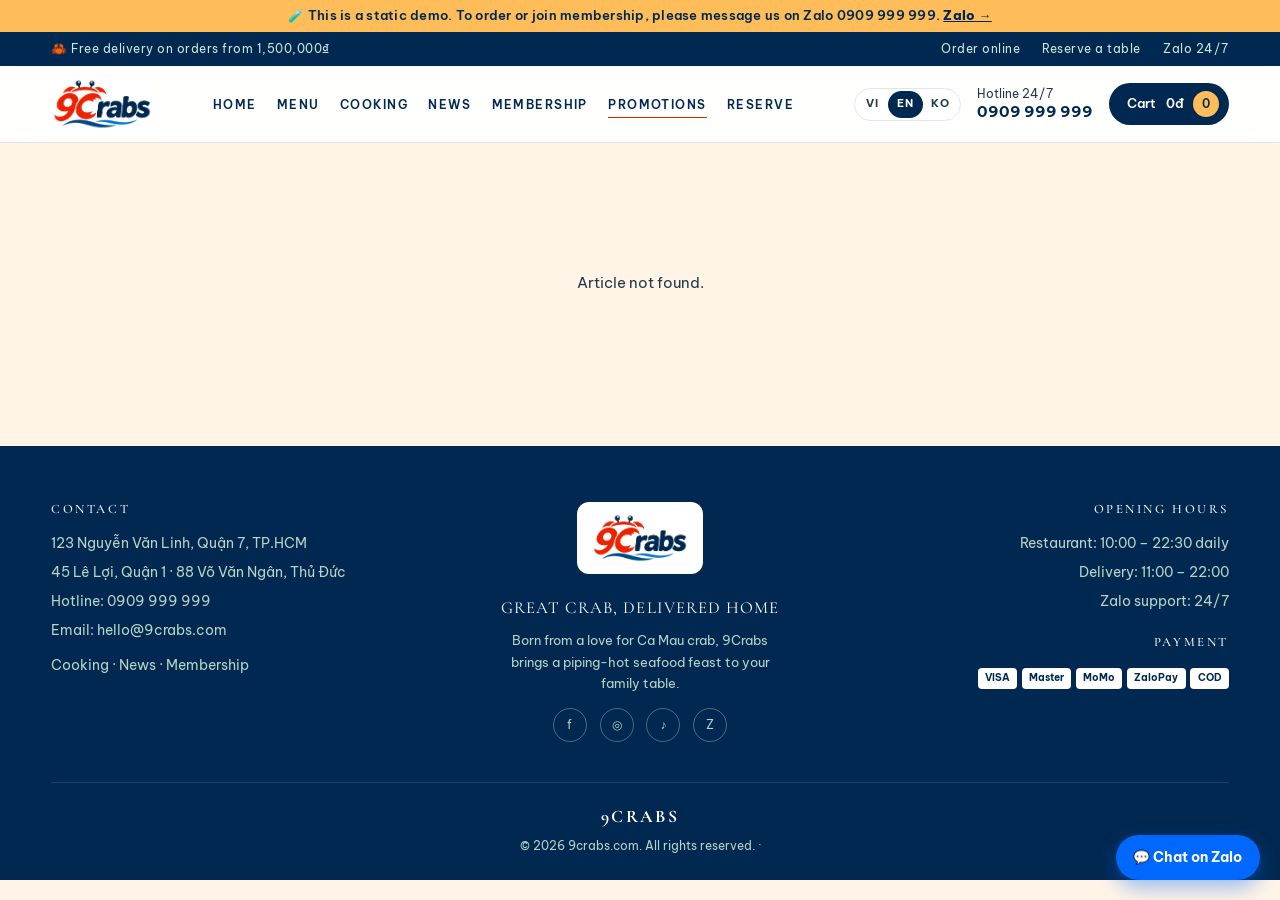
<file: article.html>
<!DOCTYPE html>
<html lang="vi" data-static>
<head>
<meta charset="UTF-8">
<meta name="viewport" content="width=device-width, initial-scale=1">
<title id="tieu-de-tab">Bài viết | 9Crabs</title>
<link rel="icon" type="image/png" href="img/icon.png">
<link rel="preconnect" href="https://fonts.googleapis.com">
<link href="https://fonts.googleapis.com/css2?family=Cormorant+Garamond:ital,wght@0,400;0,500;0,600;1,400&family=Be+Vietnam+Pro:wght@400;500;600;700&family=Noto+Serif+KR:wght@400;500;600&display=swap" rel="stylesheet">
<link rel="stylesheet" href="style.css">
</head>
<body>
<div class="thanh-tren"><div class="khung">
  <span data-i18n="thanh.mien-phi">🦀 Miễn phí giao hàng cho đơn từ 1.500.000đ</span>
  <div class="phai"><a href="menu.html" data-i18n="thanh.dat-mon">Đặt món online</a><a href="contact.html" data-i18n="thanh.dat-ban">Đặt bàn</a><a href="https://zalo.me/0909999999" data-i18n="thanh.zalo">Zalo 24/7</a></div>
</div></div>
<header class="dau-trang" data-trang=""></header>

<main>
  <article class="bai-chi-tiet khung" id="bai"><p class="mo-ta" style="padding:4rem 0" data-i18n="bv.dang-tai">Đang tải bài viết…</p></article>
  <section class="nen-kem" id="lien-quan" style="display:none">
    <div class="khung">
      <div class="ornament"><span data-i18n="bv.lien-quan">Bài liên quan</span></div>
      <h2 data-i18n="bv.lien-quan-h2">Đọc tiếp</h2>
      <div class="luoi-bai" id="luoi-lien-quan" style="margin-top:2.5rem"></div>
    </div>
  </section>
</main>

<footer class="chan-trang" data-tu-dong></footer>
<a class="zalo-noi" href="https://zalo.me/0909999999" data-i18n="zalo.chat">💬 Chat Zalo</a>
<script src="static-api.js"></script>
<script src="i18n.js"></script>
<script src="app.js"></script>
<script>
(() => {
  const C9 = window.NineCrabs; const { t, thoat, vnd } = C9; const tr = C9.truongBai;
  const slug = new URLSearchParams(location.search).get('slug') || location.hash.slice(1);
  let bai = null;
  const DO_KHO = { de: ['Dễ', 'Easy', '쉬움'], vua: ['Vừa', 'Medium', '보통'], kho: ['Khó', 'Hard', '어려움'] };
  const dk = (k) => { const i = { vi: 0, en: 1, ko: 2 }[C9.lang()] || 0; return (DO_KHO[k] || [k, k, k])[i]; };
  const dong = (s) => String(s || '').split('\n').map((x) => x.trim()).filter(Boolean);
  const ngay = (s) => { const d = new Date(s); return isNaN(d) ? s : d.toLocaleDateString({ vi: 'vi-VN', en: 'en-GB', ko: 'ko-KR' }[C9.lang()] || 'vi-VN', { day: 'numeric', month: 'long', year: 'numeric' }); };

  function ve() {
    if (!bai) return;
    const el = document.getElementById('bai');
    const tieuDe = tr(bai, 'tieu_de'); document.getElementById('tieu-de-tab').textContent = `${tieuDe} | 9Crabs`;
    const laCooking = bai.loai === 'cooking';
    const nguyenLieu = dong(tr(bai, 'nguyen_lieu')); const cacBuoc = dong(tr(bai, 'cac_buoc')); const meo = tr(bai, 'meo');
    const tenMon = C9.truong({ ten: bai.ten_mon, ten_en: bai.ten_mon_en, ten_ko: bai.ten_mon_ko }, 'ten');
    el.innerHTML = `
      <div class="bai-dau">
        <div class="ornament"><span>${laCooking ? t('cb.orn', 'Góc bếp 9Crabs') : t('tt2.orn', 'Tin tức')}</span></div>
        <h1>${thoat(tieuDe)}</h1>
        <p class="bai-tom-tat">${thoat(tr(bai, 'tom_tat'))}</p>
        <div class="bai-meta">
          ${laCooking ? `<span>⏱ ${bai.thoi_gian} ${t('bv.phut', 'phút')}</span><span>◎ ${dk(bai.do_kho)}</span><span>👥 ${thoat(bai.khau_phan)}</span>` : `<span>📅 ${ngay(bai.ngay)}</span>`}
        </div>
      </div>
      ${bai.hinh ? `<div class="bai-anh"><img src="${thoat(bai.hinh)}" alt="${thoat(tieuDe)}"></div>` : ''}
      <div class="bai-than ${laCooking ? 'co-nguyen-lieu' : ''}">
        ${laCooking && nguyenLieu.length ? `<aside class="bai-nguyen-lieu"><h3>${t('bv.nguyen-lieu', 'Nguyên liệu')}</h3><ul>${nguyenLieu.map((d) => { const [ten, luong] = d.split('|').map((x) => x.trim()); return `<li><span>${thoat(ten)}</span><b>${thoat(luong || '')}</b></li>`; }).join('')}</ul>
          ${bai.san_pham_id ? `<div class="bai-mua"><div class="nho">${t('bv.luoi-nau', 'Lười nấu? Đặt món này')}</div><b>${thoat(tenMon)}</b><div class="gia">${vnd(bai.gia_km_mon ?? bai.gia_mon)}</div><button class="nut do nho-nut" data-id="${bai.san_pham_id}">${t('them-gio', 'Thêm vào giỏ')}</button></div>` : ''}</aside>` : ''}
        <div class="bai-noi-dung">
          ${tr(bai, 'noi_dung').split(/\n{2,}|\n/).filter(Boolean).map((p) => `<p>${thoat(p)}</p>`).join('')}
          ${laCooking && cacBuoc.length ? `<h3>${t('bv.cac-buoc', 'Các bước thực hiện')}</h3><ol class="bai-buoc">${cacBuoc.map((b) => `<li>${thoat(b)}</li>`).join('')}</ol>` : ''}
          ${laCooking && meo ? `<div class="bai-meo"><b>💡 ${t('bv.meo', 'Mẹo của bếp trưởng')}</b><p>${thoat(meo)}</p></div>` : ''}
          <p style="margin-top:2.5rem"><a href="${laCooking ? 'cooking.html' : 'news.html'}" class="nut vien toi">← ${laCooking ? t('bv.ve-goc-bep', 'Về Góc bếp') : t('bv.ve-tin-tuc', 'Về Tin tức')}</a></p>
        </div>
      </div>`;
    C9.apDungNgonNgu?.(el);
  }
  async function tai() {
    if (!slug) { document.getElementById('bai').innerHTML = `<p class="mo-ta" style="padding:4rem 0">${t('bv.khong-thay', 'Không tìm thấy bài viết.')}</p>`; return; }
    const r = await fetch('/api/articles/slug/' + encodeURIComponent(slug)); if (!r.ok) { document.getElementById('bai').innerHTML = `<p class="mo-ta" style="padding:4rem 0">${t('bv.khong-thay', 'Không tìm thấy bài viết.')}</p>`; return; }
    bai = await r.json(); ve();
    const lq = await fetch(`/api/articles?type=${bai.loai}&limit=4`).then((x) => x.json()).catch(() => []);
    const khac = lq.filter((b) => b.slug !== bai.slug).slice(0, 3);
    if (khac.length) { document.getElementById('lien-quan').style.display = ''; document.getElementById('luoi-lien-quan').innerHTML = khac.map(C9.theBai).join(''); }
  }
  C9.san.then(tai);
  document.addEventListener('9crabs:lang', () => { ve(); const lq = document.getElementById('luoi-lien-quan'); if (lq.children.length) fetch(`/api/articles?type=${bai.loai}&limit=4`).then((x) => x.json()).then((ds) => (lq.innerHTML = ds.filter((b) => b.slug !== bai.slug).slice(0, 3).map(C9.theBai).join(''))); });
})();
</script>
</body>
</html>
</file>
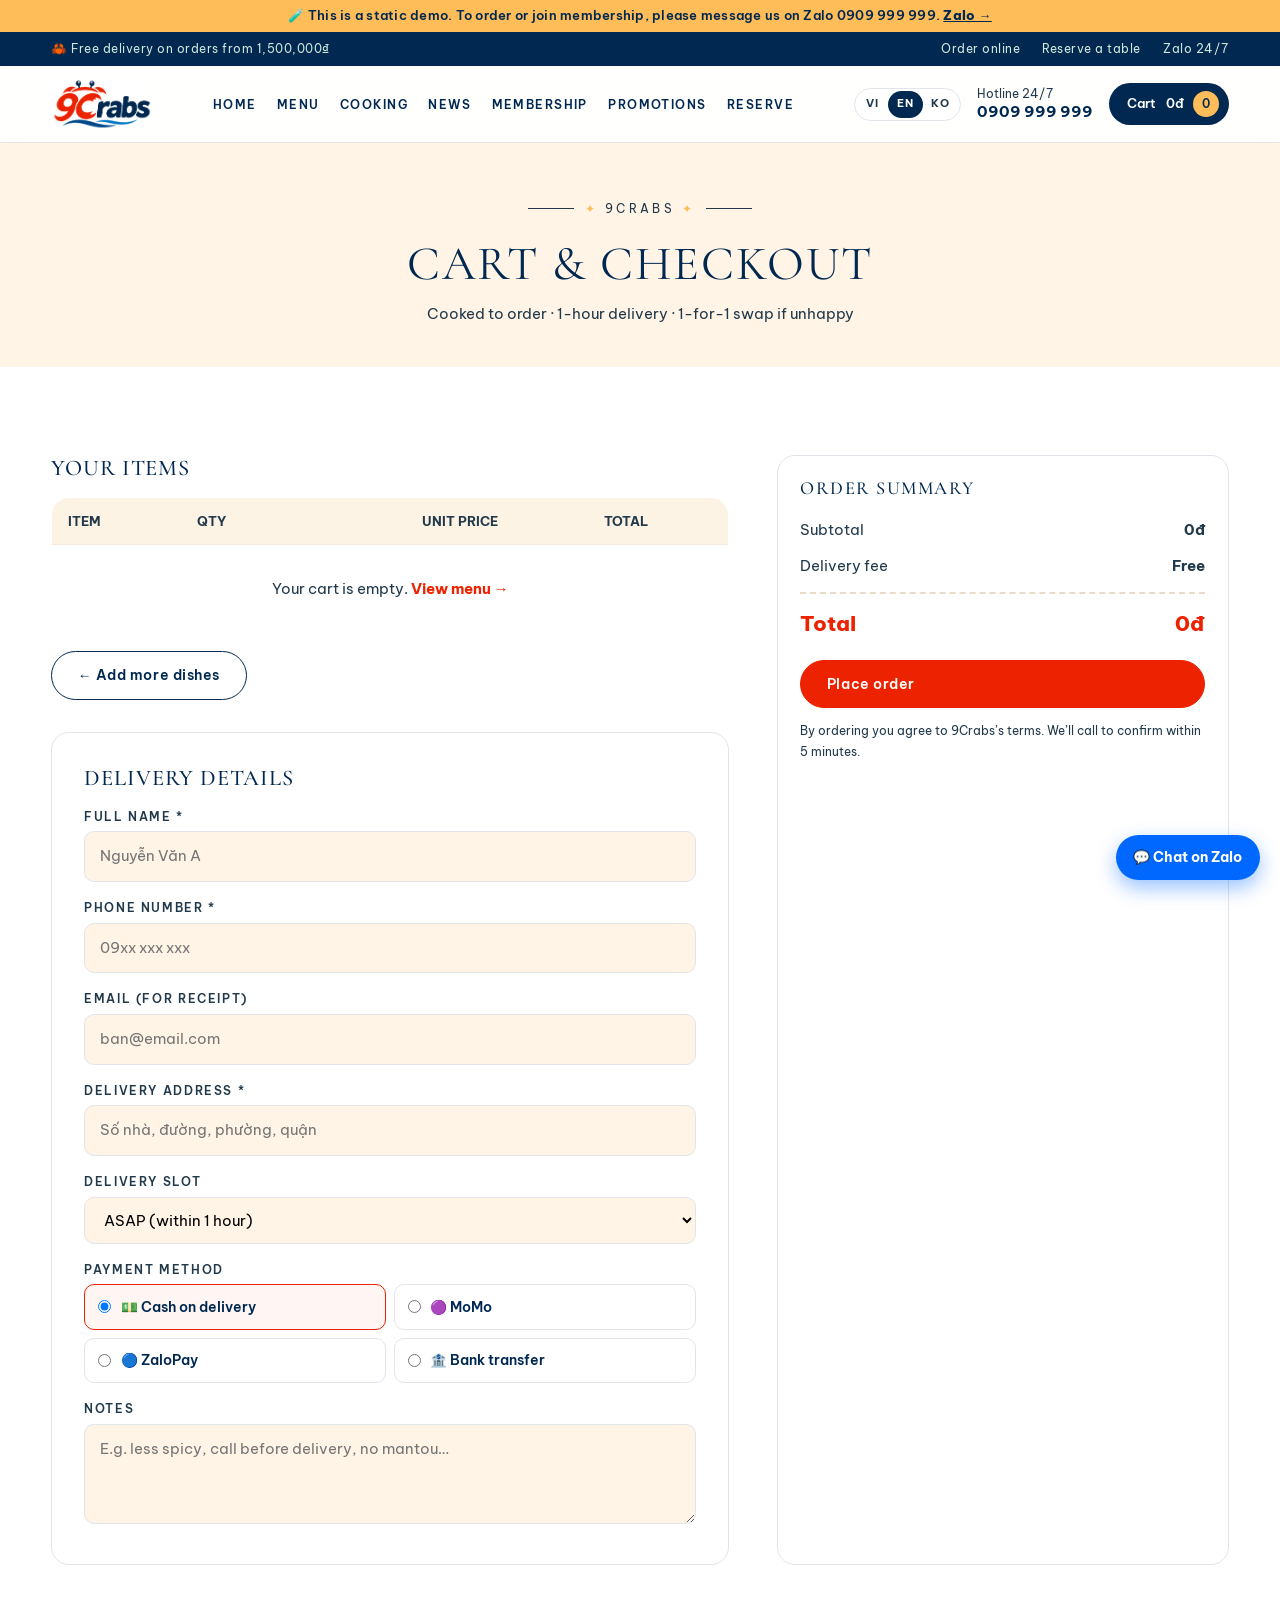
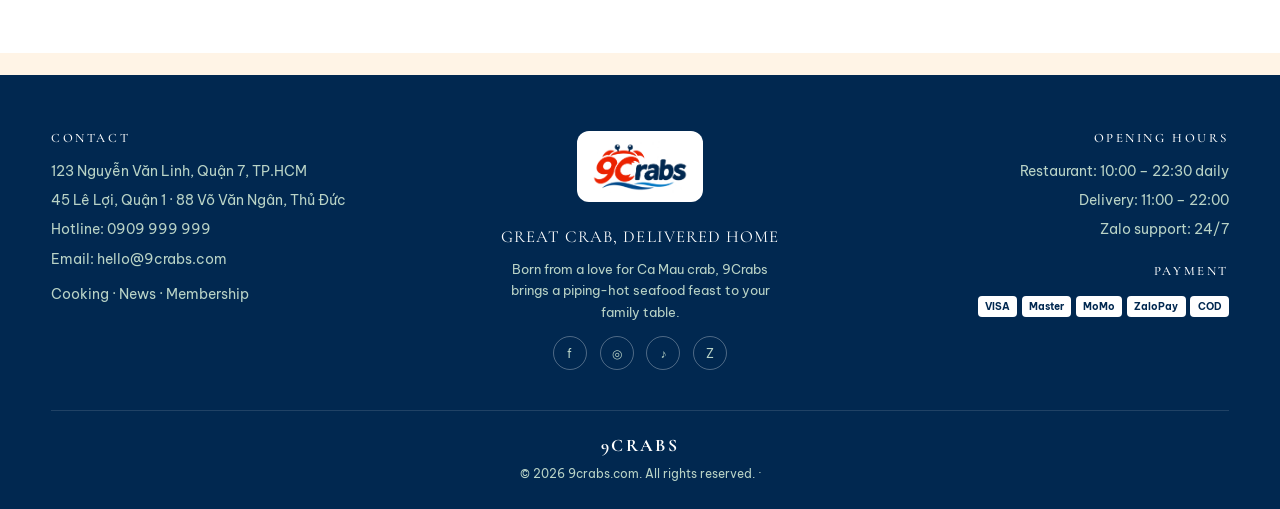
<file: checkout.html>
<!DOCTYPE html>
<html lang="vi" data-static>
<head>
<meta charset="UTF-8">
<meta name="viewport" content="width=device-width, initial-scale=1">
<title data-i18n="title.cart">Giỏ hàng & Thanh toán | 9Crabs</title>
<link rel="icon" type="image/png" href="img/icon.png">
<link rel="preconnect" href="https://fonts.googleapis.com">
<link href="https://fonts.googleapis.com/css2?family=Cormorant+Garamond:ital,wght@0,400;0,500;0,600;1,400&family=Be+Vietnam+Pro:wght@400;500;600;700&family=Noto+Serif+KR:wght@400;500;600&display=swap" rel="stylesheet">
<link rel="stylesheet" href="style.css">
<style>
.gio-bang{width:100%;border-collapse:collapse;background:#fff;border-radius:var(--bo);overflow:hidden;border:1px solid var(--xam-nhat)}
.gio-bang td,.gio-bang th{padding:.8rem 1rem;border-bottom:1px solid #f3e9dc;text-align:left}
.gio-bang th{background:#fdf3e4;font-size:.8rem;text-transform:uppercase;color:var(--xam)}
.gio-bang .so{text-align:right;white-space:nowrap}
.so-luong{display:inline-flex;align-items:center;border:1.5px solid #eadbc8;border-radius:999px;overflow:hidden}
.so-luong button{border:0;background:#fff;width:30px;height:30px;cursor:pointer;font-weight:700;color:var(--do)}
.so-luong span{min-width:28px;text-align:center;font-weight:700}
.xoa{background:none;border:0;cursor:pointer;color:#c62828;font-size:1.1rem}
.tong-ket{background:#fff;border-radius:var(--bo);padding:1.4rem;border:1px solid var(--xam-nhat);position:sticky;top:100px}
.tong-ket .dong{display:flex;justify-content:space-between;padding:.35rem 0;color:var(--xam)}
.tong-ket .dong.tong{border-top:2px dashed #eadbc8;margin-top:.5rem;padding-top:.8rem;color:var(--do);font-size:1.3rem;font-weight:800}
.tong-ket .giam{color:#2e7d32}
.pt{display:grid;grid-template-columns:1fr 1fr;gap:.5rem;margin-top:.3rem}
.form .pt label{display:flex;align-items:center;gap:.6rem;border:1.5px solid var(--xam-nhat);border-radius:10px;padding:.65rem .8rem;cursor:pointer;font-weight:600;margin:0;font-size:.86rem;text-transform:none;letter-spacing:0;color:var(--chu)}
.form .pt input{width:auto;margin:0}
.pt label:has(input:checked){border-color:var(--do);background:#fff5f3}
.thanh-cong{text-align:center;padding:3rem 1rem}
.thanh-cong .ma{font-family:var(--font-tieu-de);font-size:2.2rem;color:var(--do);margin:.6rem 0}
</style>
</head>
<body>
<div class="thanh-tren"><div class="khung">
  <span data-i18n="thanh.mien-phi">🦀 Miễn phí giao hàng cho đơn từ 1.500.000đ</span>
  <div class="phai"><a href="menu.html" data-i18n="thanh.dat-mon">Đặt món online</a><a href="contact.html" data-i18n="thanh.dat-ban">Đặt bàn</a><a href="https://zalo.me/0909999999" data-i18n="thanh.zalo">Zalo 24/7</a></div>
</div></div>
<header class="dau-trang" data-trang="cart"></header>

<main>
<div class="tieu-de-trang khung"><div class="ornament"><span>9Crabs</span></div><h1 data-i18n="tt.h1">Giỏ hàng & Thanh toán</h1><p data-i18n="tt.p">Nấu tươi khi đặt · Giao trong 1 giờ · Đổi 1-1 nếu không hài lòng</p></div>

<section id="khu-gio">
  <div class="khung lien-he-luoi" style="grid-template-columns:1.5fr 1fr">
    <div>
      <h2 style="text-align:left;font-size:1.4rem;margin-bottom:1rem" data-i18n="tt.mon-da-chon">Món đã chọn</h2>
      <table class="gio-bang"><thead><tr><th data-i18n="tt.mon">Món</th><th data-i18n="tt.sl">Số lượng</th><th class="so" data-i18n="tt.don-gia">Đơn giá</th><th class="so" data-i18n="tt.thanh-tien">Thành tiền</th><th></th></tr></thead><tbody id="gio-than"></tbody></table>
      <p style="margin-top:1rem"><a href="menu.html" class="nut vien toi" data-i18n="tt.chon-them">← Chọn thêm món</a></p>

      <form class="form" data-thanh-toan id="form-dat" style="margin-top:2rem">
        <h2 style="text-align:left;font-size:1.4rem" data-i18n="tt.giao-h2">Thông tin giao hàng</h2>
        <label data-i18n="tt.ho-ten">Họ và tên *</label><input name="ho_ten" required placeholder="Nguyễn Văn A">
        <label data-i18n="tt.sdt">Số điện thoại *</label><input name="sdt" required placeholder="09xx xxx xxx" inputmode="tel">
        <label data-i18n="tt.email">Email (nhận hoá đơn)</label><input name="email" type="email" placeholder="ban@email.com">
        <label data-i18n="tt.dia-chi">Địa chỉ giao *</label><input name="dia_chi" required placeholder="Số nhà, đường, phường, quận">
        <label data-i18n="tt.khung-gio">Khung giờ giao</label>
        <select name="giao_luc"><option value="" data-i18n="tt.som-nhat">Sớm nhất (trong 1 giờ)</option><option>11:00 – 12:00</option><option>12:00 – 13:00</option><option>17:00 – 18:00</option><option>18:00 – 19:00</option><option>19:00 – 20:00</option><option>20:00 – 21:00</option></select>
        <label data-i18n="tt.pt">Phương thức thanh toán</label>
        <div class="pt">
          <label><input type="radio" name="phuong_thuc" value="cod" checked> <span data-i18n="tt.cod">💵 Tiền mặt khi nhận</span></label>
          <label><input type="radio" name="phuong_thuc" value="momo"> 🟣 MoMo</label>
          <label><input type="radio" name="phuong_thuc" value="zalopay"> 🔵 ZaloPay</label>
          <label><input type="radio" name="phuong_thuc" value="chuyen_khoan"> <span data-i18n="tt.ck">🏦 Chuyển khoản</span></label>
        </div>
        <label data-i18n="tt.ghi-chu">Ghi chú</label><textarea name="ghi_chu" rows="3" placeholder="Ví dụ: ít cay, gọi trước khi giao, không lấy bánh bao…" data-i18n-ph="tt.ghi-chu-ph"></textarea>
        <div class="thong-bao" id="loi-dat" style="background:#ffebee;color:#c62828"></div>
      </form>
    </div>

    <aside class="tong-ket">
      <h3 style="margin-bottom:.8rem" data-i18n="tt.tom-tat">Tóm tắt đơn hàng</h3>
      <div id="tom-tat">
        <div class="dong"><span data-i18n="tt.tam-tinh">Tạm tính</span><b id="tt-tam">0đ</b></div>
        <div id="tt-giam-dong"></div>
        <div class="dong"><span data-i18n="tt.phi">Phí giao hàng</span><b id="tt-phi">0đ</b></div>
        <div class="dong tong"><span data-i18n="tt.tong">Tổng cộng</span><span id="tt-tong">0đ</span></div>
      </div>
      <p style="font-size:.82rem;color:var(--xam);margin:.8rem 0" id="goi-y-giam"></p>
      <button class="nut" style="width:100%;text-align:center" id="nut-dat" form="form-dat" data-i18n="tt.dat">Đặt hàng ngay</button>
      <p style="font-size:.78rem;color:var(--xam);margin-top:.8rem" data-i18n="tt.dieu-khoan">Bằng việc đặt hàng, bạn đồng ý với điều khoản của 9Crabs. Chúng tôi sẽ gọi xác nhận trong 5 phút.</p>
    </aside>
  </div>
</section>

<section id="khu-thanh-cong" style="display:none">
  <div class="khung thanh-cong">
    <div class="bieu-tuong" style="width:90px;height:90px;font-size:2.6rem">🎉</div>
    <h2 data-i18n="tt.thanh-cong">Đặt hàng thành công!</h2>
    <div class="ma" id="ma-don"></div>
    <p class="mo-ta"><span data-i18n="tt.cam-on">Cảm ơn bạn đã tin tưởng 9Crabs. Nhân viên sẽ gọi xác nhận trong ít phút. Tổng thanh toán:</span> <b id="tong-don"></b></p>
    <a href="menu.html" class="nut" data-i18n="tt.tiep">Tiếp tục đặt món</a> &nbsp; <a href="index.html" class="nut vien toi" data-i18n="tt.ve">Về trang chủ</a>
  </div>
</section>
</main>

<footer class="chan-trang" data-tu-dong></footer>
<a class="zalo-noi" href="https://zalo.me/0909999999" data-i18n="zalo.chat">💬 Chat Zalo ngay</a>
<script src="static-api.js"></script>
<script src="i18n.js"></script>
<script src="app.js"></script>
<script>
(() => {
  const C9 = window.NineCrabs; const { vnd, thoat } = C9; const t = C9.t; const tr = C9.truong;
  const than = document.getElementById('gio-than');
  let baoGia = null, dangGui = false;

  async function tinh() {
    const g = C9.docGio(); const sdt = document.querySelector('[name=sdt]').value;
    baoGia = await fetch('/api/quote', { method: 'POST', headers: { 'Content-Type': 'application/json' }, body: JSON.stringify({ items: g, sdt }) }).then((r) => r.json());
    document.getElementById('tt-tam').textContent = vnd(baoGia.tam_tinh);
    document.getElementById('tt-phi').textContent = baoGia.phi_giao ? vnd(baoGia.phi_giao) : t('tt.mien-phi', 'Miễn phí');
    document.getElementById('tt-tong').textContent = vnd(baoGia.tong);
    document.getElementById('tt-giam-dong').innerHTML = baoGia.giam_gia ? `<div class="dong giam"><span>${baoGia.giam_gia_mo_ta.join(', ')}</span><b>-${vnd(baoGia.giam_gia)}</b></div>` : '';
    const ch = C9.cauHinh; const conThieu = ch.nguong_mien_phi - (baoGia.tam_tinh - baoGia.giam_gia);
    document.getElementById('goi-y-giam').textContent = baoGia.tam_tinh && conThieu > 0 ? t('tt.goi-y-ship', 'Mua thêm {so} để được miễn phí giao hàng.', { so: vnd(conThieu) }) : baoGia.so_cua === 1 && ch.giam_2_cua_phan_tram > 0 ? t('tt.goi-y-cua', 'Thêm 1 cua nữa để được giảm {pt}% toàn đơn!', { pt: ch.giam_2_cua_phan_tram }) : '';
  }
  function ve() {
    const g = C9.docGio();
    than.innerHTML = g.length ? g.map((it) => { const s = C9.sanPham.find((x) => x.id === it.id); if (!s) return ''; const gia = s.gia_khuyen_mai ?? s.gia;
      return `<tr><td><b>${s.hinh ? `<img src="${thoat(s.hinh)}" alt="" style="width:48px;height:48px;object-fit:cover;border-radius:8px;display:inline-block;vertical-align:middle;margin-right:.5rem">` : s.icon} ${thoat(tr(s, 'ten'))}</b><br><small style="color:var(--xam)">${thoat(tr(s, 'don_vi'))}</small></td>
      <td><span class="so-luong"><button data-sl="${it.id}|-1">−</button><span>${it.so_luong}</span><button data-sl="${it.id}|1">+</button></span></td>
      <td class="so">${vnd(gia)}</td><td class="so"><b>${vnd(gia * it.so_luong)}</b></td><td><button class="xoa" data-xoa="${it.id}" title="Xoá">✕</button></td></tr>`; }).join('')
      : `<tr><td colspan="5" style="text-align:center;padding:2rem;color:var(--xam)">${t('tt.trong', 'Giỏ hàng trống.')} <a href="menu.html" style="color:var(--do);font-weight:700">${t('tt.xem-td', 'Xem thực đơn →')}</a></td></tr>`;
    document.getElementById('nut-dat').disabled = !g.length;
    tinh();
  }
  than.addEventListener('click', (e) => {
    const sl = e.target.closest('[data-sl]'); const xoa = e.target.closest('[data-xoa]');
    let g = C9.docGio();
    if (sl) { const [id, d] = sl.dataset.sl.split('|').map(Number); const it = g.find((x) => x.id === id); if (it) { it.so_luong = Math.max(1, Math.min(99, it.so_luong + d)); } }
    if (xoa) g = g.filter((x) => x.id !== +xoa.dataset.xoa);
    C9.luuGio(g); ve();
  });
  document.querySelector('[name=sdt]').addEventListener('change', tinh);

  document.getElementById('form-dat').addEventListener('submit', async (e) => {
    e.preventDefault(); if (dangGui) return;
    const loi = document.getElementById('loi-dat'); loi.style.display = 'none';
    const b = Object.fromEntries(new FormData(e.target)); b.items = C9.docGio();
    dangGui = true; const nut = document.getElementById('nut-dat'); nut.textContent = t('tt.dang-gui', 'Đang gửi…');
    try {
      const r = await fetch('/api/orders', { method: 'POST', headers: { 'Content-Type': 'application/json' }, body: JSON.stringify(b) });
      const d = await r.json(); if (!r.ok) throw new Error(d.loi || t('tt.loi-mac-dinh', 'Không đặt được đơn'));
      C9.luuGio([]);
      document.getElementById('khu-gio').style.display = 'none'; document.getElementById('khu-thanh-cong').style.display = '';
      document.getElementById('ma-don').textContent = d.ma; document.getElementById('tong-don').textContent = vnd(d.tong);
      window.scrollTo({ top: 0, behavior: 'smooth' });
    } catch (err) { loi.textContent = err.message; loi.style.display = 'block'; }
    dangGui = false; nut.textContent = t('tt.dat', 'Đặt hàng ngay');
  });
  C9.san.then(ve); document.addEventListener('9crabs:lang', ve);
})();
</script>
</body>
</html>
</file>
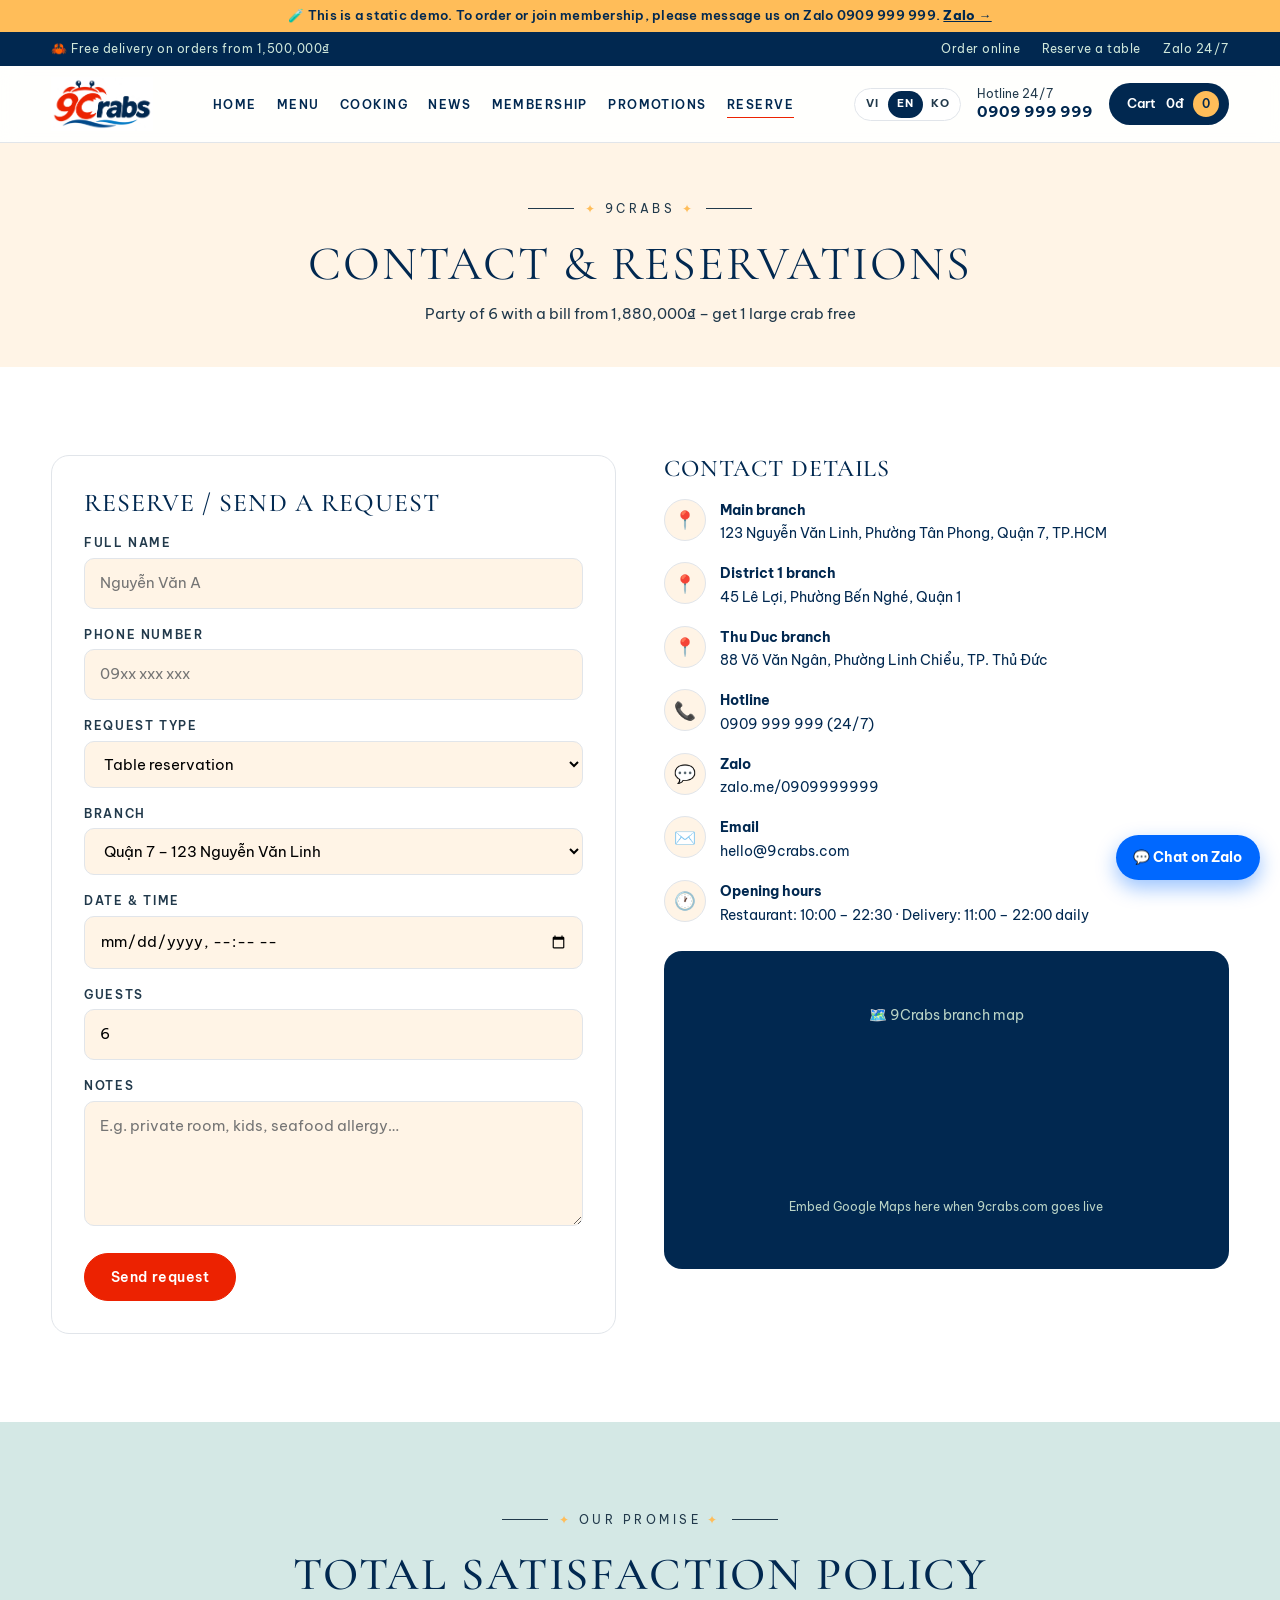
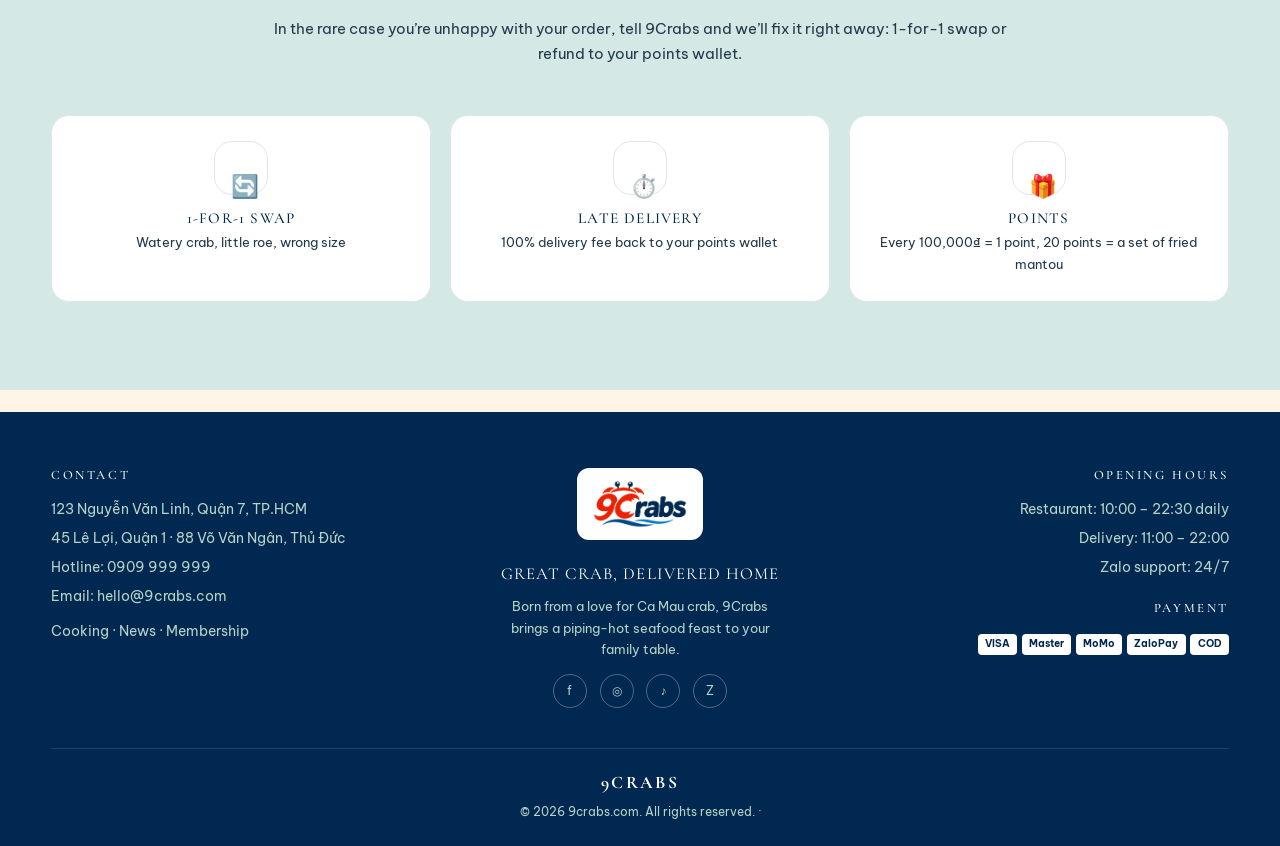
<file: contact.html>
<!DOCTYPE html>
<html lang="vi" data-static>
<head>
<meta charset="UTF-8">
<meta name="viewport" content="width=device-width, initial-scale=1">
<title data-i18n="title.contact">Liên hệ & Đặt bàn | 9Crabs</title>
<link rel="icon" type="image/png" href="img/icon.png">
<link rel="preconnect" href="https://fonts.googleapis.com">
<link href="https://fonts.googleapis.com/css2?family=Cormorant+Garamond:ital,wght@0,400;0,500;0,600;1,400&family=Be+Vietnam+Pro:wght@400;500;600;700&family=Noto+Serif+KR:wght@400;500;600&display=swap" rel="stylesheet">
<link rel="stylesheet" href="style.css">
</head>
<body>
<div class="thanh-tren"><div class="khung">
  <span data-i18n="thanh.mien-phi">🦀 Miễn phí giao hàng cho đơn từ 1.500.000đ</span>
  <div class="phai"><a href="menu.html" data-i18n="thanh.dat-mon">Đặt món online</a><a href="contact.html" data-i18n="thanh.dat-ban">Đặt bàn</a><a href="https://zalo.me/0909999999" data-i18n="thanh.zalo">Zalo 24/7</a></div>
</div></div>
<header class="dau-trang" data-trang="contact"></header>

<main>
<div class="tieu-de-trang khung"><div class="ornament"><span>9Crabs</span></div><h1 data-i18n="lh.h1">Liên hệ & Đặt bàn</h1><p data-i18n="lh.p">Đi 6 người, hoá đơn từ 1.880.000đ – tặng ngay 1 cua lớn</p></div>

<section id="dat-ban">
  <div class="khung lien-he-luoi">
    <form class="form">
      <h2 style="text-align:left;font-size:1.6rem" data-i18n="lh.form-h2">Đặt bàn / Gửi yêu cầu</h2>
      <label data-i18n="lh.ho-ten">Họ và tên</label><input type="text" required placeholder="Nguyễn Văn A">
      <label data-i18n="lh.sdt">Số điện thoại</label><input type="tel" required placeholder="09xx xxx xxx">
      <label data-i18n="lh.loai">Loại yêu cầu</label>
      <select><option data-i18n="lh.loai1">Đặt bàn nhà hàng</option><option data-i18n="lh.loai2">Đặt tiệc mini / catering</option><option data-i18n="lh.loai3">Hỗ trợ đơn hàng</option><option data-i18n="lh.loai4">Khiếu nại</option><option data-i18n="lh.loai5">Hợp tác</option></select>
      <label data-i18n="lh.chi-nhanh">Chi nhánh</label>
      <select><option>Quận 7 – 123 Nguyễn Văn Linh</option><option>Quận 1 – 45 Lê Lợi</option><option>Thủ Đức – 88 Võ Văn Ngân</option></select>
      <label data-i18n="lh.ngay-gio">Ngày & giờ</label><input type="datetime-local">
      <label data-i18n="lh.so-khach">Số khách</label><input type="number" min="1" value="6">
      <label data-i18n="lh.ghi-chu">Ghi chú</label><textarea rows="4" placeholder="Ví dụ: cần phòng riêng, có trẻ em, dị ứng hải sản…" data-i18n-ph="lh.ghi-chu-ph"></textarea>
      <div class="thong-bao"></div>
      <p style="margin-top:1.2rem"><button class="nut" type="submit" data-i18n="lh.gui">Gửi yêu cầu</button></p>
    </form>
    <div>
      <h2 style="text-align:left;font-size:1.5rem;margin-bottom:1rem" data-i18n="lh.thong-tin">Thông tin liên hệ</h2>
      <ul class="thong-tin">
        <li><div class="bieu-tuong">📍</div><div><b data-i18n="lh.cn-chinh">Chi nhánh chính</b><br>123 Nguyễn Văn Linh, Phường Tân Phong, Quận 7, TP.HCM</div></li>
        <li><div class="bieu-tuong">📍</div><div><b data-i18n="lh.cn-q1">Chi nhánh Quận 1</b><br>45 Lê Lợi, Phường Bến Nghé, Quận 1</div></li>
        <li><div class="bieu-tuong">📍</div><div><b data-i18n="lh.cn-td">Chi nhánh Thủ Đức</b><br>88 Võ Văn Ngân, Phường Linh Chiểu, TP. Thủ Đức</div></li>
        <li><div class="bieu-tuong">📞</div><div><b data-i18n="lh.hotline">Hotline</b><br><a href="tel:0909999999">0909 999 999</a> (24/7)</div></li>
        <li><div class="bieu-tuong">💬</div><div><b>Zalo</b><br><a href="https://zalo.me/0909999999">zalo.me/0909999999</a></div></li>
        <li><div class="bieu-tuong">✉️</div><div><b data-i18n="lh.email">Email</b><br>hello@9crabs.com</div></li>
        <li><div class="bieu-tuong">🕐</div><div><b data-i18n="lh.gio">Giờ phục vụ</b><br><span data-i18n="lh.gio-p">Nhà hàng: 10:00 – 22:30 · Giao hàng: 11:00 – 22:00 mỗi ngày</span></div></li>
      </ul>
      <div class="ban-do"><span data-i18n="lh.ban-do">🗺️ Bản đồ chi nhánh 9Crabs</span><br><small style="font-weight:400" data-i18n="lh.ban-do-p">Nhúng Google Maps tại đây khi lên tên miền 9crabs.com</small></div>
    </div>
  </div>
</section>

<section class="nen-kem">
  <div class="khung">
    <div class="ornament"><span data-i18n="lh.cam-ket-orn">Cam kết</span></div><h2 data-i18n="lh.cam-ket-h2">Chính sách hài lòng tuyệt đối</h2>
    <p class="mo-ta" data-i18n="lh.cam-ket-p">Trong trường hợp hiếm hoi bạn không hài lòng với đơn hàng, hãy báo cho 9Crabs và chúng tôi sẽ khắc phục ngay lập tức: đổi 1-1 hoặc hoàn tiền vào ví tích điểm.</p>
    <div class="luoi-cam-ket">
      <div><div class="bieu-tuong">🔄</div><h3 data-i18n="lh.ck1h">Đổi 1-1</h3><p data-i18n="lh.ck1p">Cua óp, thiếu gạch, không đúng size</p></div>
      <div><div class="bieu-tuong">⏱️</div><h3 data-i18n="lh.ck2h">Giao trễ</h3><p data-i18n="lh.ck2p">Hoàn 100% phí giao vào ví tích điểm</p></div>
      <div><div class="bieu-tuong">🎁</div><h3 data-i18n="lh.ck3h">Tích điểm</h3><p data-i18n="lh.ck3p">Mỗi 100.000đ = 1 điểm, 20 điểm = 1 bánh bao chiên set</p></div>
    </div>
  </div>
</section>
</main>

<footer class="chan-trang" data-tu-dong></footer>
<a class="zalo-noi" href="https://zalo.me/0909999999" data-i18n="zalo.chat">💬 Chat Zalo ngay</a>
<script src="static-api.js"></script>
<script src="i18n.js"></script>
<script src="app.js"></script>
</body>
</html>
</file>
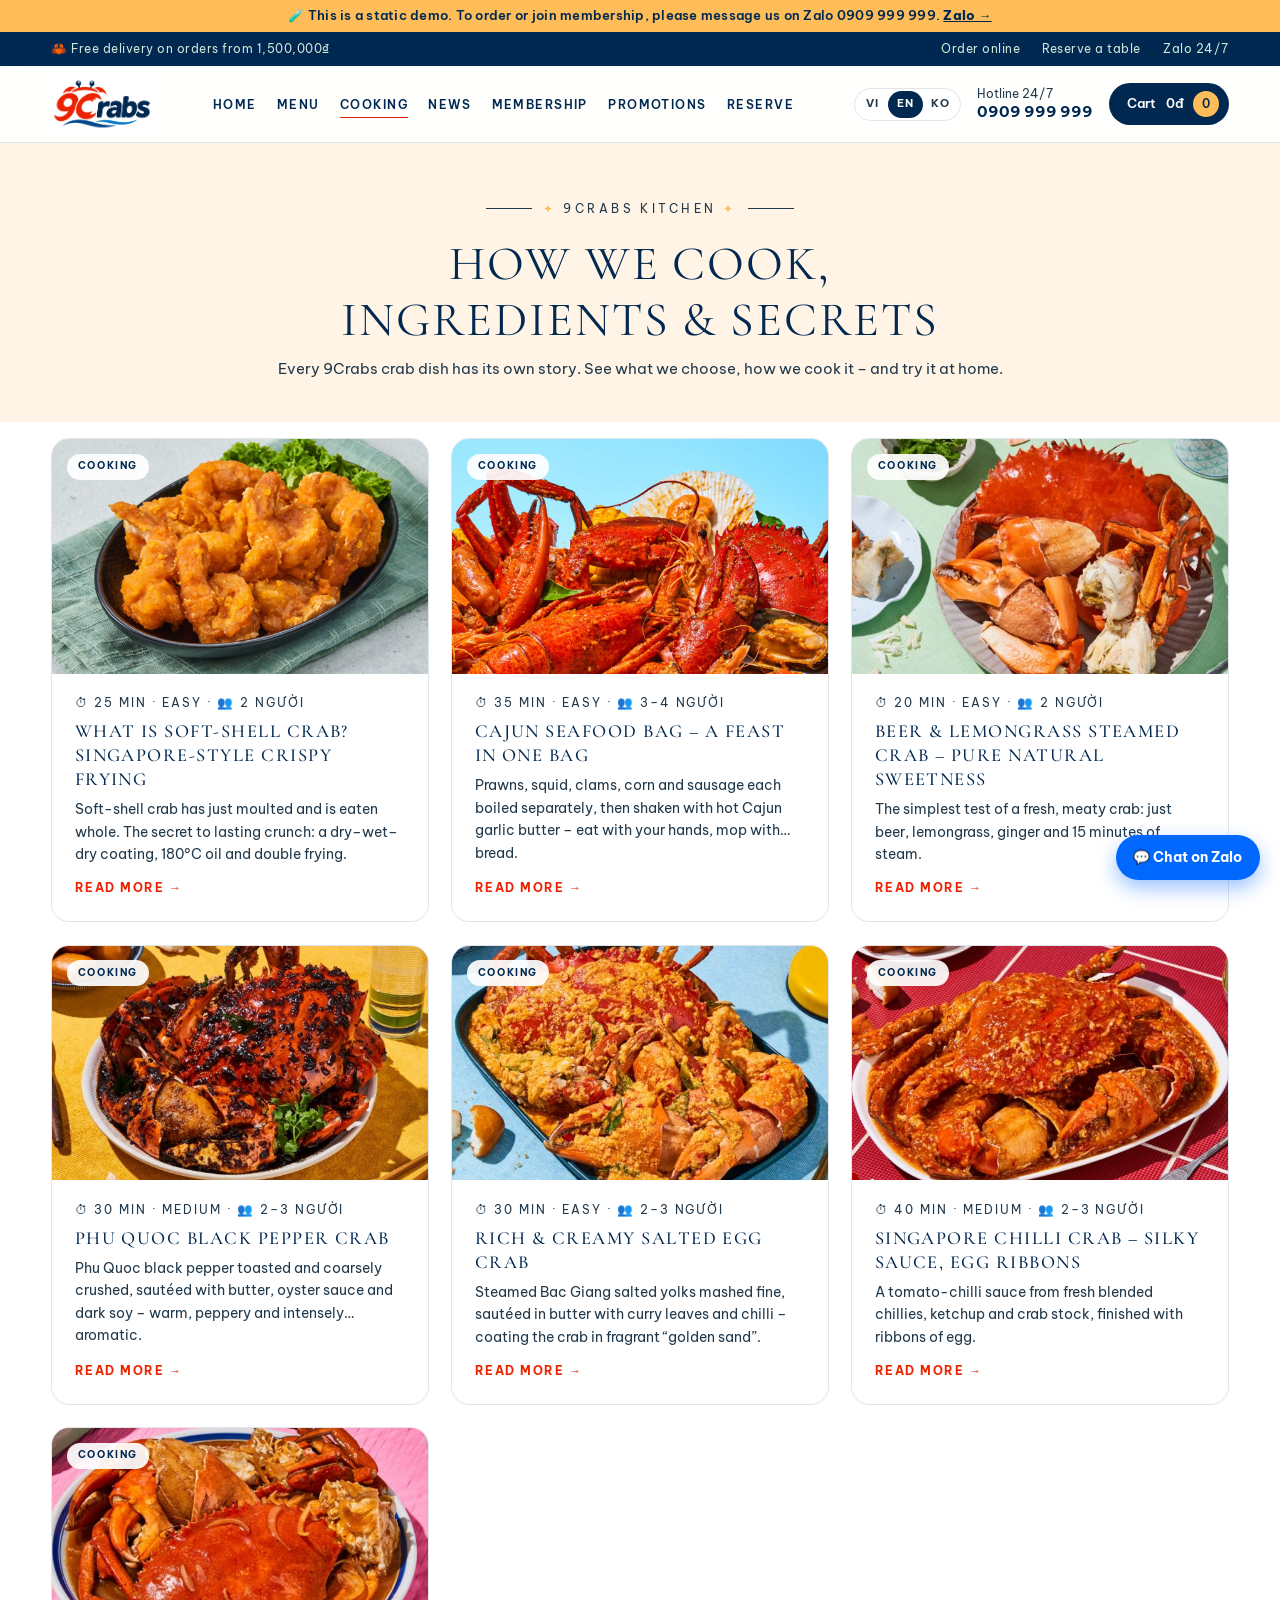
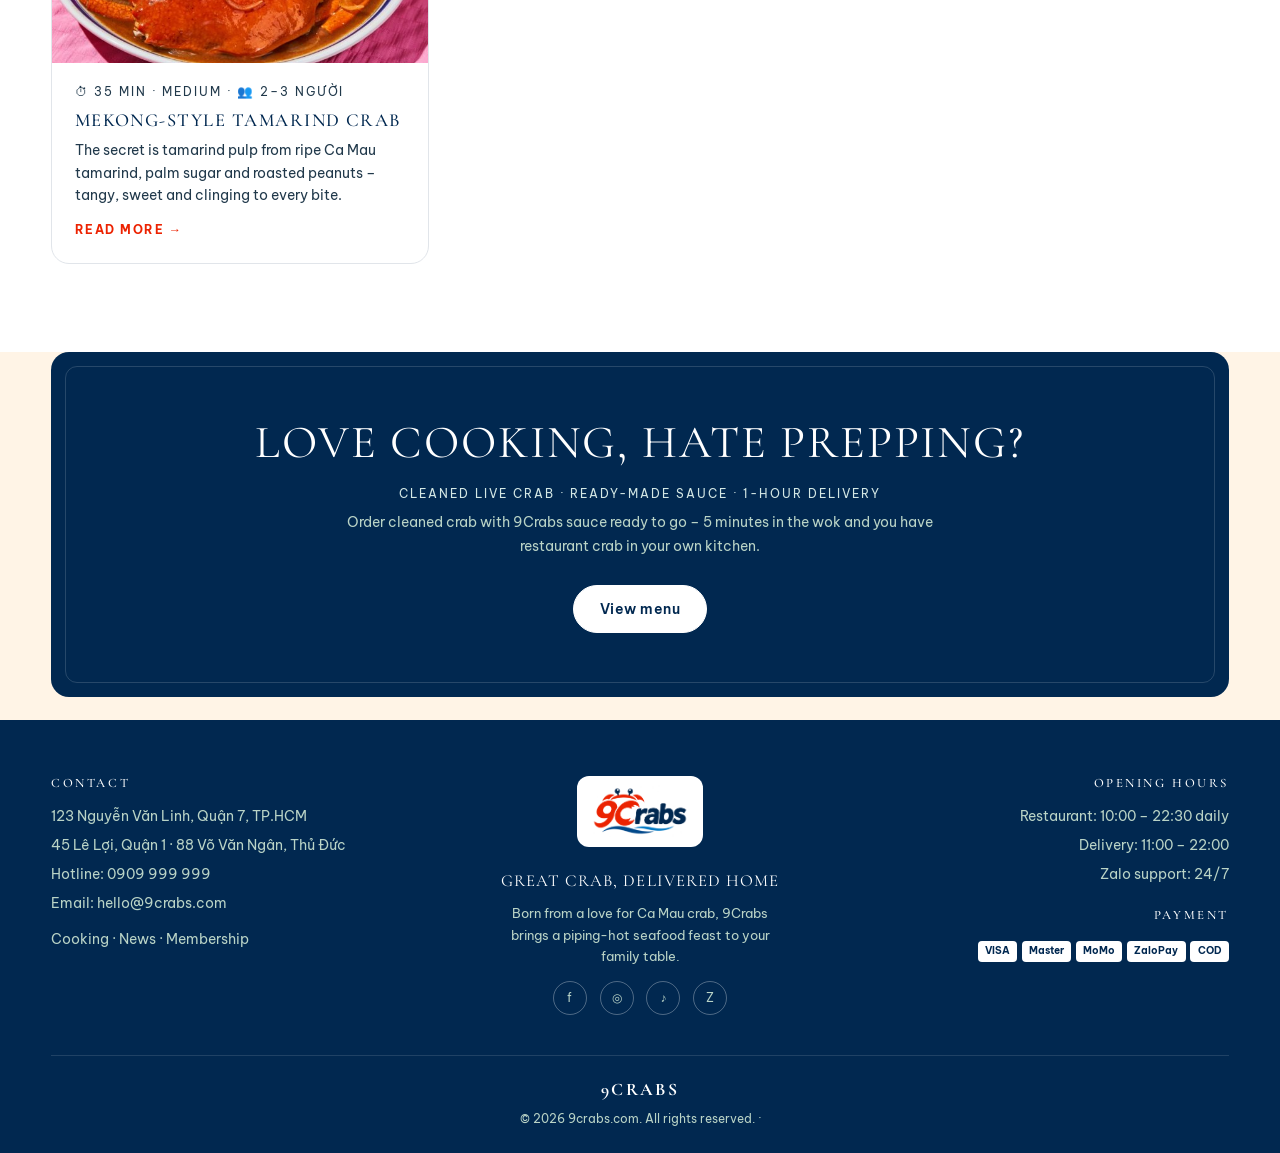
<file: cooking.html>
<!DOCTYPE html>
<html lang="vi" data-static>
<head>
<meta charset="UTF-8">
<meta name="viewport" content="width=device-width, initial-scale=1">
<title data-i18n="title.cooking">Góc bếp – Cách chế biến cua | 9Crabs</title>
<link rel="icon" type="image/png" href="img/icon.png">
<link rel="preconnect" href="https://fonts.googleapis.com">
<link href="https://fonts.googleapis.com/css2?family=Cormorant+Garamond:ital,wght@0,400;0,500;0,600;1,400&family=Be+Vietnam+Pro:wght@400;500;600;700&family=Noto+Serif+KR:wght@400;500;600&display=swap" rel="stylesheet">
<link rel="stylesheet" href="style.css">
</head>
<body>
<div class="thanh-tren"><div class="khung">
  <span data-i18n="thanh.mien-phi">🦀 Miễn phí giao hàng cho đơn từ 1.500.000đ</span>
  <div class="phai"><a href="menu.html" data-i18n="thanh.dat-mon">Đặt món online</a><a href="contact.html" data-i18n="thanh.dat-ban">Đặt bàn</a><a href="https://zalo.me/0909999999" data-i18n="thanh.zalo">Zalo 24/7</a></div>
</div></div>
<header class="dau-trang" data-trang="cooking"></header>

<main>
<div class="tieu-de-trang khung">
  <div class="ornament"><span data-i18n="cb.orn">Góc bếp 9Crabs</span></div>
  <h1 data-i18n-html="cb.h1">Cách chế biến,<br>nguyên liệu & bí quyết</h1>
  <p data-i18n="cb.p">Mỗi món cua của 9Crabs đều có câu chuyện riêng. Xem chúng tôi chọn nguyên liệu gì, nấu ra sao – và thử lại tại nhà.</p>
</div>

<section style="padding-top:1rem">
  <div class="khung">
    <div class="luoi-bai" data-bai-viet="cooking"></div>
  </div>
</section>

<div class="khung"><div class="keu-goi">
  <h2 data-i18n="cb.cta-h2">Thích nấu nhưng lười sơ chế?</h2>
  <div class="nho" data-i18n="cb.cta-nho">Cua sống làm sạch sẵn · Sốt pha sẵn · Giao trong 1 giờ</div>
  <p data-i18n="cb.cta-p">Đặt cua đã làm sạch kèm sốt 9Crabs pha sẵn, bạn chỉ cần xào 5 phút là có món cua nhà hàng ngay tại bếp nhà mình.</p>
  <a href="menu.html" class="nut sang" data-i18n="cb.cta-nut">Xem thực đơn</a>
</div></div>
</main>

<footer class="chan-trang" data-tu-dong></footer>
<a class="zalo-noi" href="https://zalo.me/0909999999" data-i18n="zalo.chat">💬 Chat Zalo</a>
<script src="static-api.js"></script>
<script src="i18n.js"></script>
<script src="app.js"></script>
</body>
</html>
</file>
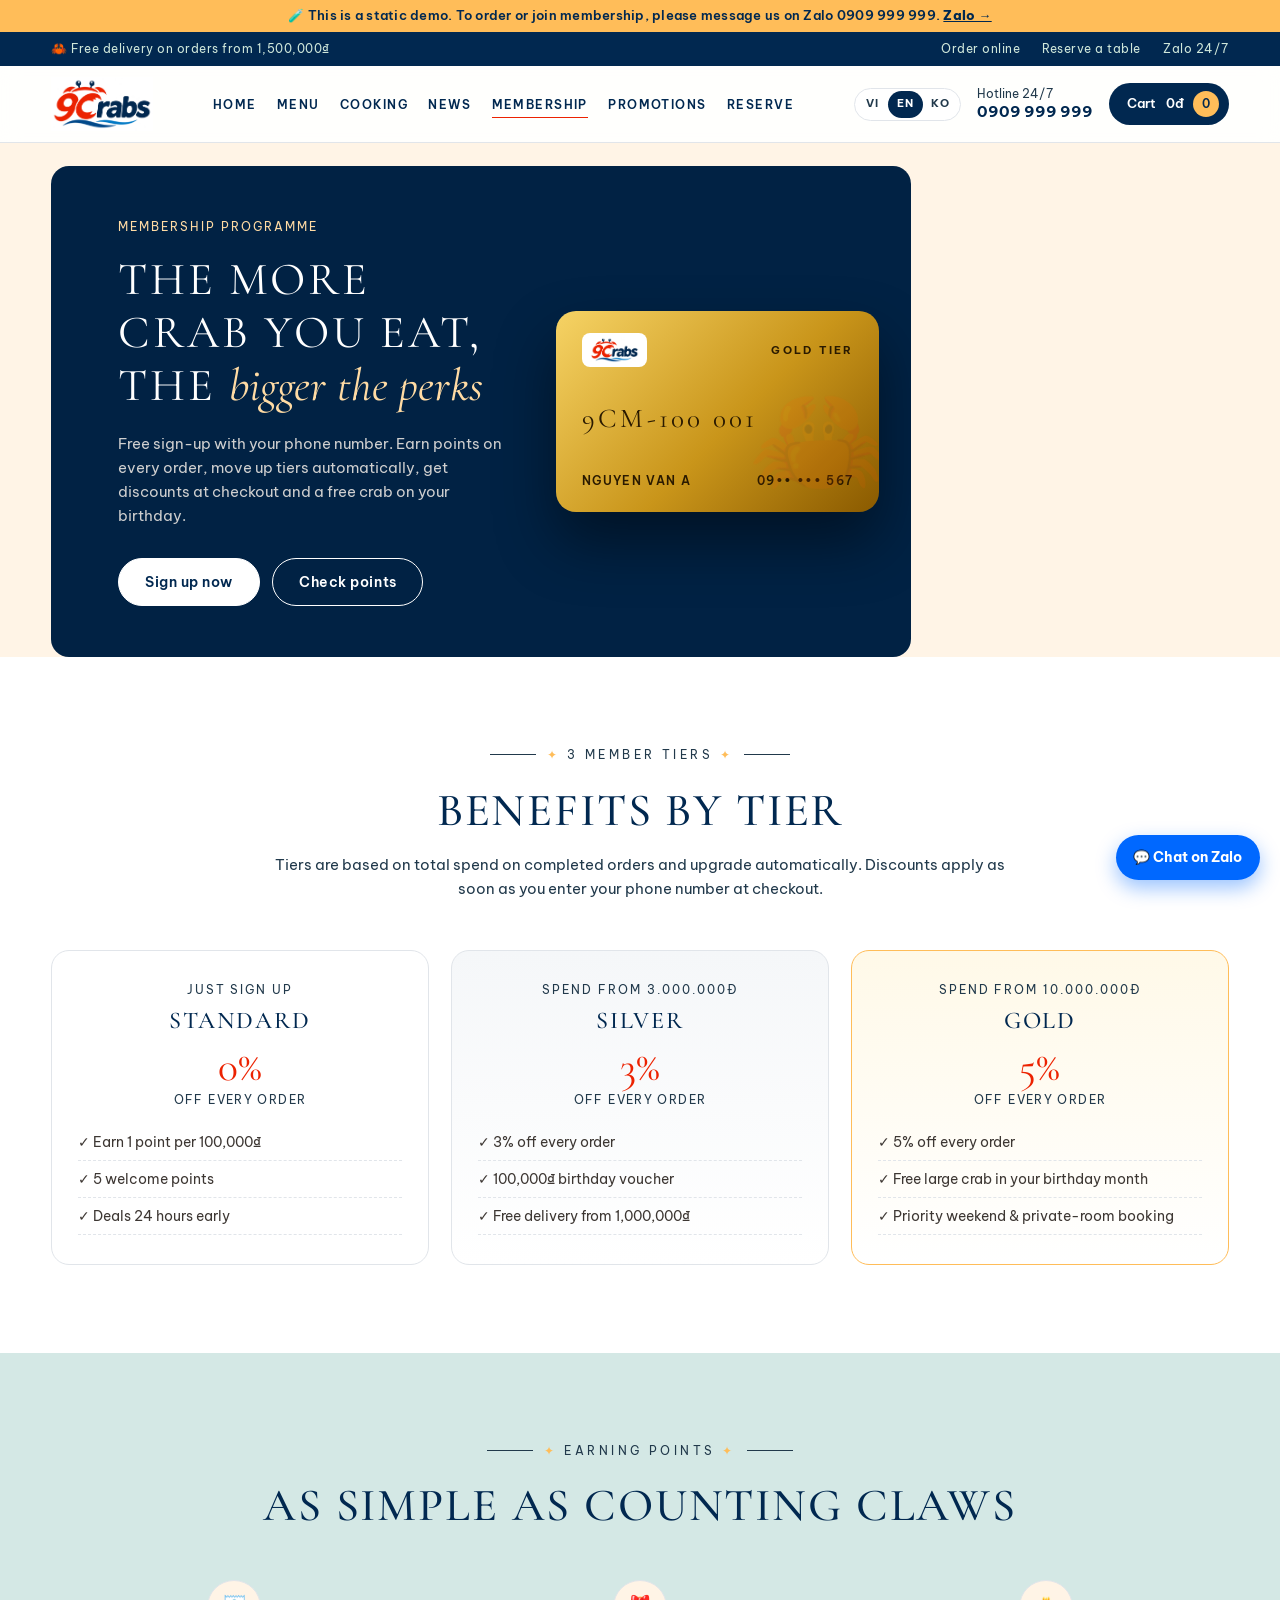
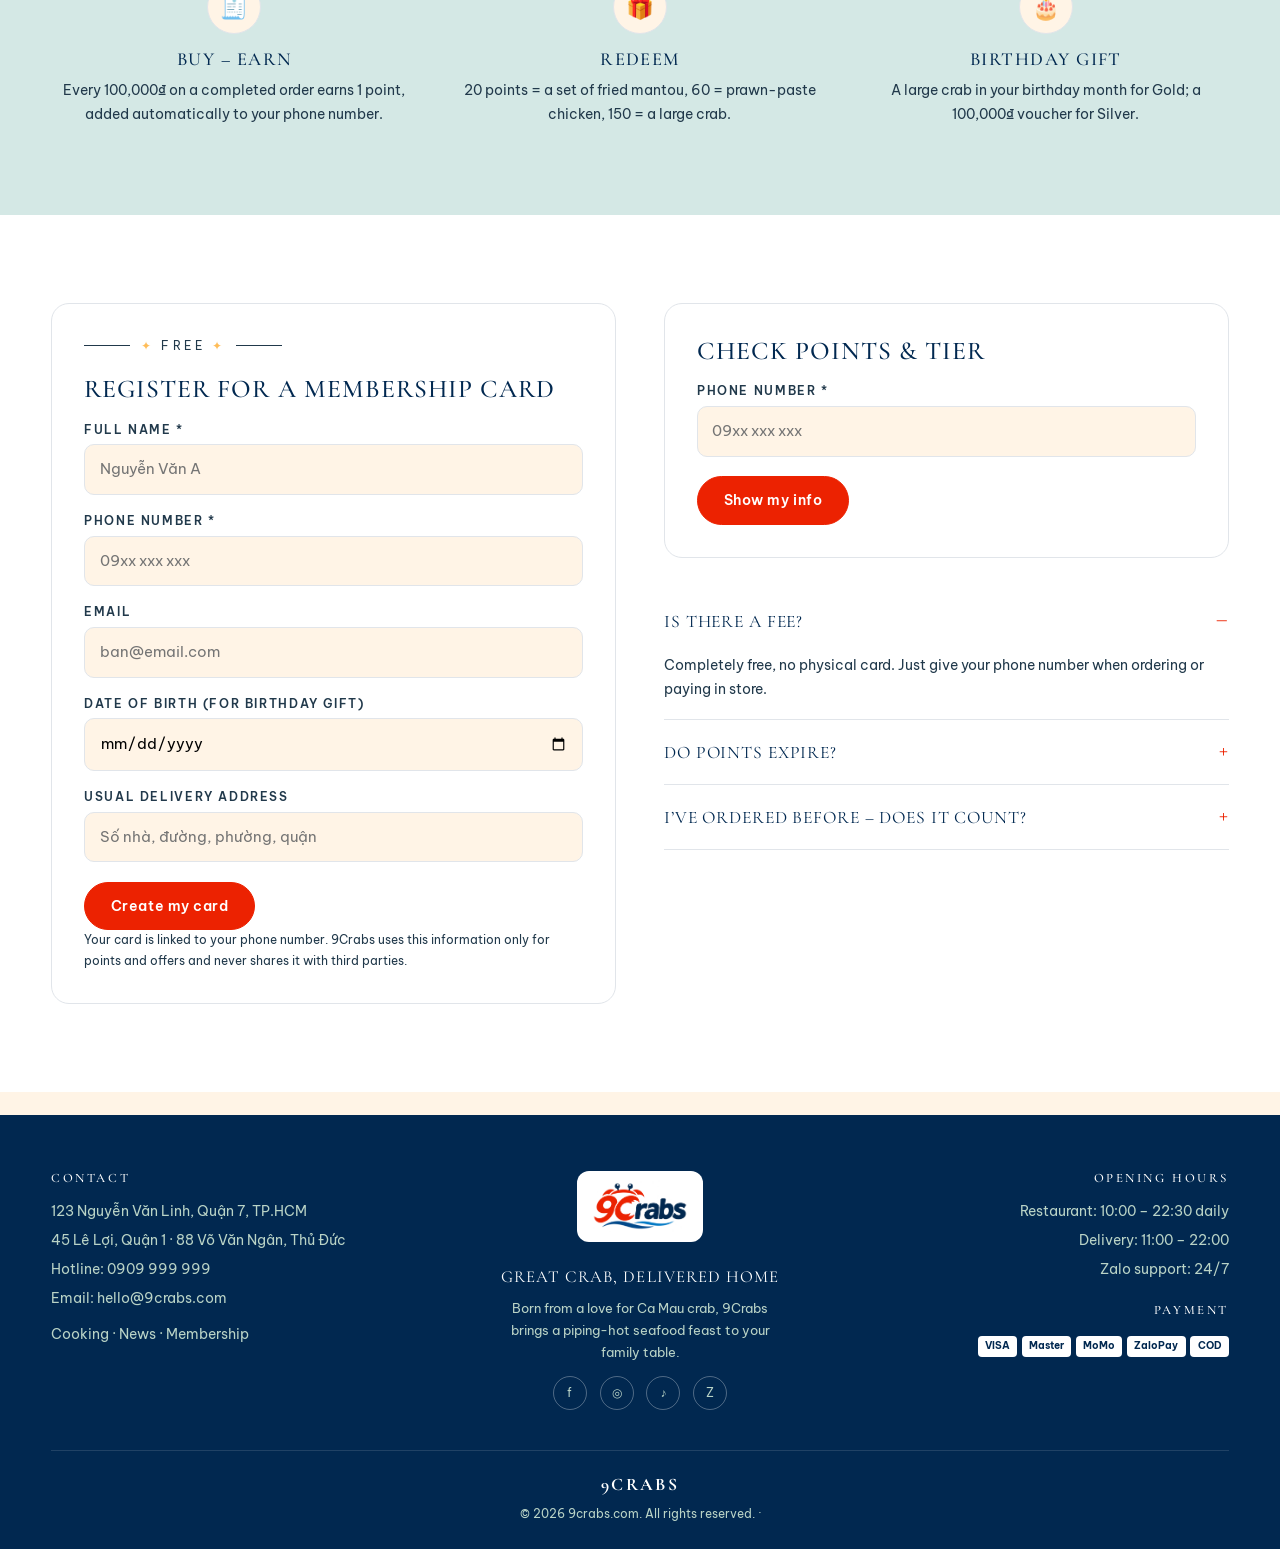
<file: membership.html>
<!DOCTYPE html>
<html lang="vi" data-static>
<head>
<meta charset="UTF-8">
<meta name="viewport" content="width=device-width, initial-scale=1">
<title data-i18n="title.member">Thẻ thành viên 9Crabs – Tích điểm, lên hạng, tặng cua</title>
<link rel="icon" type="image/png" href="img/icon.png">
<link rel="preconnect" href="https://fonts.googleapis.com">
<link href="https://fonts.googleapis.com/css2?family=Cormorant+Garamond:ital,wght@0,400;0,500;0,600;1,400&family=Be+Vietnam+Pro:wght@400;500;600;700&family=Noto+Serif+KR:wght@400;500;600&display=swap" rel="stylesheet">
<link rel="stylesheet" href="style.css">
</head>
<body>
<div class="thanh-tren"><div class="khung">
  <span data-i18n="thanh.mien-phi">🦀 Miễn phí giao hàng cho đơn từ 1.500.000đ</span>
  <div class="phai"><a href="menu.html" data-i18n="thanh.dat-mon">Đặt món online</a><a href="contact.html" data-i18n="thanh.dat-ban">Đặt bàn</a><a href="https://zalo.me/0909999999" data-i18n="thanh.zalo">Zalo 24/7</a></div>
</div></div>
<header class="dau-trang" data-trang="member"></header>

<main>
<!-- Hero thẻ -->
<section class="hero" style="padding-top:1.4rem">
  <div class="khung">
    <div class="hero-chinh" style="min-height:420px;grid-template-columns:1.1fr .9fr">
      <div class="noi-dung">
        <div class="nho" data-i18n="tv.nho">Chương trình thẻ thành viên</div>
        <h1 data-i18n-html="tv.h1">Ăn cua càng nhiều,<br>ưu đãi <em>càng lớn</em></h1>
        <p data-i18n="tv.p">Đăng ký miễn phí bằng số điện thoại. Tích điểm mọi đơn, tự động lên hạng, giảm giá trực tiếp khi thanh toán và nhận cua tặng dịp sinh nhật.</p>
        <div class="hang-nut"><a href="#dang-ky" class="nut sang" data-i18n="tv.dang-ky-ngay">Đăng ký ngay</a><a href="#tra-cuu" class="nut vien" data-i18n="tv.tra-cuu">Tra cứu điểm</a></div>
      </div>
      <div class="the-khung">
        <div class="the-thanh-vien vang">
          <div class="the-dau"><img src="img/logo.png" alt="9Crabs"><span data-i18n="tv.hang-vang">Hạng Vàng</span></div>
          <div class="the-so">9CM-100 001</div>
          <div class="the-chan"><span data-i18n="tv.the-ten">NGUYỄN VĂN A</span><span>09•• ••• 567</span></div>
        </div>
      </div>
    </div>
  </div>
</section>

<!-- Hạng -->
<section>
  <div class="khung">
    <div class="ornament"><span data-i18n="tv.hang-orn">3 hạng thành viên</span></div>
    <h2 data-i18n="tv.hang-h2">Quyền lợi theo hạng</h2>
    <p class="mo-ta" data-i18n="tv.hang-p">Hạng được tính theo tổng chi tiêu các đơn hoàn tất, tự động nâng khi đạt mốc. Mức giảm áp dụng ngay khi bạn nhập số điện thoại ở bước thanh toán.</p>
    <div class="luoi-hang" id="luoi-hang"></div>
  </div>
</section>

<!-- Cách tích điểm -->
<section class="nen-kem gioi-thieu">
  <div class="khung">
    <div class="ornament"><span data-i18n="tv.diem-orn">Tích điểm</span></div>
    <h2 data-i18n="tv.diem-h2">Đơn giản như đếm càng cua</h2>
    <div class="cot-3">
      <div><div class="bieu-tuong">🧾</div><h3 data-i18n="tv.d1h">Mua – tích điểm</h3><p data-i18n="tv.d1p">Mỗi 100.000đ trên đơn hoàn tất được 1 điểm, cộng tự động vào tài khoản theo số điện thoại.</p></div>
      <div><div class="bieu-tuong">🎁</div><h3 data-i18n="tv.d2h">Đổi quà</h3><p data-i18n="tv.d2p">20 điểm đổi 1 set bánh bao chiên, 60 điểm đổi 1 phần gà chiên mắm, 150 điểm đổi 1 cua lớn.</p></div>
      <div><div class="bieu-tuong">🎂</div><h3 data-i18n="tv.d3h">Quà sinh nhật</h3><p id="uu-dai-sinh-nhat" data-i18n="tv.d3p">Tặng 1 cua lớn trong tháng sinh nhật cho hạng Vàng; hạng Bạc nhận voucher 100.000đ.</p></div>
    </div>
  </div>
</section>

<!-- Đăng ký + tra cứu -->
<section id="dang-ky">
  <div class="khung lien-he-luoi">
    <form class="form" id="form-dang-ky" data-thanh-vien>
      <div class="ornament" style="justify-content:flex-start"><span data-i18n="tv.mien-phi">Miễn phí</span></div>
      <h2 style="text-align:left;font-size:1.6rem" data-i18n="tv.form-h2">Đăng ký thẻ thành viên</h2>
      <label data-i18n="tv.ho-ten">Họ và tên *</label><input name="ho_ten" required placeholder="Nguyễn Văn A">
      <label data-i18n="tv.sdt">Số điện thoại *</label><input name="sdt" required placeholder="09xx xxx xxx" inputmode="tel">
      <label data-i18n="tv.email">Email</label><input name="email" type="email" placeholder="ban@email.com">
      <label data-i18n="tv.ngay-sinh">Ngày sinh (nhận quà sinh nhật)</label><input name="ngay_sinh" type="date">
      <label data-i18n="tv.dia-chi">Địa chỉ giao hàng thường dùng</label><input name="dia_chi" placeholder="Số nhà, đường, phường, quận">
      <div class="thong-bao" id="kq-dang-ky"></div>
      <p style="margin-top:1.2rem"><button class="nut do" type="submit" data-i18n="tv.gui">Tạo thẻ thành viên</button></p>
      <p style="font-size:.78rem;color:var(--xam)" data-i18n="tv.dieu-khoan">Thẻ được gắn với số điện thoại. 9Crabs chỉ dùng thông tin để tích điểm và gửi ưu đãi, không chia sẻ cho bên thứ ba.</p>
    </form>

    <div>
      <form class="form" id="form-tra-cuu" data-thanh-vien>
        <h2 style="text-align:left;font-size:1.6rem" id="tra-cuu" data-i18n="tv.tra-cuu-h2">Tra cứu điểm & hạng</h2>
        <label data-i18n="tv.sdt">Số điện thoại *</label><input name="sdt" required placeholder="09xx xxx xxx" inputmode="tel">
        <p style="margin-top:1.2rem"><button class="nut" type="submit" data-i18n="tv.xem">Xem thông tin</button></p>
        <div id="kq-tra-cuu"></div>
      </form>
      <div class="hoi-dap" style="margin-top:2rem">
        <details open><summary data-i18n="tv.q1">Thẻ có mất phí không?</summary><p data-i18n="tv.a1">Hoàn toàn miễn phí, không cần thẻ vật lý. Chỉ cần đọc số điện thoại khi đặt hàng hoặc thanh toán tại quán.</p></details>
        <details><summary data-i18n="tv.q2">Điểm có hết hạn không?</summary><p data-i18n="tv.a2">Điểm có hiệu lực 12 tháng kể từ lần mua gần nhất. Hạng được giữ trong 12 tháng kể từ khi đạt.</p></details>
        <details><summary data-i18n="tv.q3">Tôi đã từng đặt hàng, có được tính không?</summary><p data-i18n="tv.a3">Có. Khi đăng ký bằng đúng số điện thoại đã đặt, lịch sử chi tiêu được giữ nguyên để xét hạng.</p></details>
      </div>
    </div>
  </div>
</section>
</main>

<footer class="chan-trang" data-tu-dong></footer>
<a class="zalo-noi" href="https://zalo.me/0909999999" data-i18n="zalo.chat">💬 Chat Zalo</a>
<script src="static-api.js"></script>
<script src="i18n.js"></script>
<script src="app.js"></script>
<script>
(() => {
  const C9 = window.NineCrabs; const { t, vnd, thoat } = C9;
  const TEN_HANG = { thuong: ['Thường', 'Standard', '일반'], bac: ['Bạc', 'Silver', '실버'], vang: ['Vàng', 'Gold', '골드'] };
  const hang = (k) => (TEN_HANG[k] || [k, k, k])[{ vi: 0, en: 1, ko: 2 }[C9.lang()] || 0];

  function veHang() {
    const ch = C9.cauHinh; const so = (k, d) => Number(ch[k]) || d;
    const DS = [
      { k: 'thuong', moc: t('tv.moc-thuong', 'Đăng ký là có'), giam: '0%', ql: [t('tv.ql-diem', 'Tích {d} điểm / 100.000đ', { d: so('diem_moi_100k', 1) }), t('tv.ql-tang', 'Tặng {d} điểm chào mừng', { d: so('diem_tang_dang_ky', 5) }), t('tv.ql-tin', 'Nhận tin ưu đãi sớm 24 giờ')] },
      { k: 'bac', moc: t('tv.moc', 'Chi tiêu từ {s}', { s: vnd(so('nguong_hang_bac', 3000000)) }), giam: `${so('giam_hang_bac', 3)}%`, ql: [t('tv.ql-giam', 'Giảm {g}% mọi đơn', { g: so('giam_hang_bac', 3) }), t('tv.ql-voucher', 'Voucher 100.000đ tháng sinh nhật'), t('tv.ql-freeship', 'Miễn phí giao từ 1.000.000đ')] },
      { k: 'vang', moc: t('tv.moc', 'Chi tiêu từ {s}', { s: vnd(so('nguong_hang_vang', 10000000)) }), giam: `${so('giam_hang_vang', 5)}%`, ql: [t('tv.ql-giam', 'Giảm {g}% mọi đơn', { g: so('giam_hang_vang', 5) }), t('tv.ql-cua', 'Tặng 1 cua lớn tháng sinh nhật'), t('tv.ql-uu-tien', 'Ưu tiên đặt bàn cuối tuần & phòng riêng')] },
    ];
    document.getElementById('luoi-hang').innerHTML = DS.map((h) => `<div class="the-hang ${h.k}"><div class="nho">${h.moc}</div><h3>${hang(h.k)}</h3><div class="giam">${h.giam}<small>${t('tv.giam-moi-don', 'giảm mỗi đơn')}</small></div><ul>${h.ql.map((q) => `<li>✓ ${q}</li>`).join('')}</ul></div>`).join('');
    if (ch.uu_dai_sinh_nhat && C9.lang() === 'vi') document.getElementById('uu-dai-sinh-nhat').textContent = ch.uu_dai_sinh_nhat;
  }
  C9.san.then(veHang); document.addEventListener('9crabs:lang', veHang);

  document.getElementById('form-dang-ky').addEventListener('submit', async (e) => {
    e.preventDefault(); const kq = document.getElementById('kq-dang-ky'); kq.style.display = 'block'; kq.style.background = ''; kq.style.color = '';
    const b = Object.fromEntries(new FormData(e.target));
    const r = await fetch('/api/membership/register', { method: 'POST', headers: { 'Content-Type': 'application/json' }, body: JSON.stringify(b) }); const d = await r.json();
    if (!r.ok) { kq.style.background = '#ffebee'; kq.style.color = '#c62828'; kq.textContent = d.loi; return; }
    kq.innerHTML = d.moi ? `🎉 ${t('tv.ok-moi', 'Chào mừng {ten}! Mã thẻ của bạn:', { ten: thoat(d.ho_ten) })} <b>${d.ma_the}</b> · ${t('tv.ok-diem', '{d} điểm chào mừng đã vào tài khoản.', { d: d.diem })}`
      : `✅ ${t('tv.ok-cu', 'Số điện thoại này đã là thành viên. Mã thẻ:')} <b>${d.ma_the}</b> · ${hang(d.hang)} · ${d.diem} ${t('tv.diem', 'điểm')}`;
    if (d.moi) e.target.reset();
  });
  document.getElementById('form-tra-cuu').addEventListener('submit', async (e) => {
    e.preventDefault(); const kq = document.getElementById('kq-tra-cuu');
    const r = await fetch('/api/membership/lookup', { method: 'POST', headers: { 'Content-Type': 'application/json' }, body: JSON.stringify(Object.fromEntries(new FormData(e.target))) }); const d = await r.json();
    if (!r.ok) { kq.innerHTML = `<div class="thong-bao" style="display:block;background:#ffebee;color:#c62828">${thoat(d.loi)} – <a href="#dang-ky" style="text-decoration:underline">${t('tv.dang-ky-ngay', 'Đăng ký ngay')}</a></div>`; return; }
    const tiep = d.hang === 'vang' ? null : d.hang === 'bac' ? d.nguong_vang : d.nguong_bac; const conThieu = tiep ? Math.max(0, tiep - d.tong_chi) : 0;
    kq.innerHTML = `<div class="the-thanh-vien ${d.hang}" style="margin-top:1.2rem"><div class="the-dau"><img src="img/logo.png" alt="9Crabs"><span>${hang(d.hang)}</span></div><div class="the-so">${d.ma_the}</div><div class="the-chan"><span>${thoat(d.ho_ten).toUpperCase()}</span><span>${d.diem} ${t('tv.diem', 'điểm')}</span></div></div>
      <ul class="tv-thong-ke"><li>${t('tv.so-don', 'Đơn hoàn tất')}: <b>${d.so_don}</b></li><li>${t('tv.tong-chi', 'Tổng chi tiêu')}: <b>${vnd(d.tong_chi)}</b></li>${tiep ? `<li>${t('tv.con-thieu', 'Còn {s} để lên hạng {h}', { s: vnd(conThieu), h: hang(d.hang === 'bac' ? 'vang' : 'bac') })}</li>` : `<li>🏆 ${t('tv.cao-nhat', 'Bạn đang ở hạng cao nhất!')}</li>`}</ul>`;
  });
})();
</script>
</body>
</html>
</file>
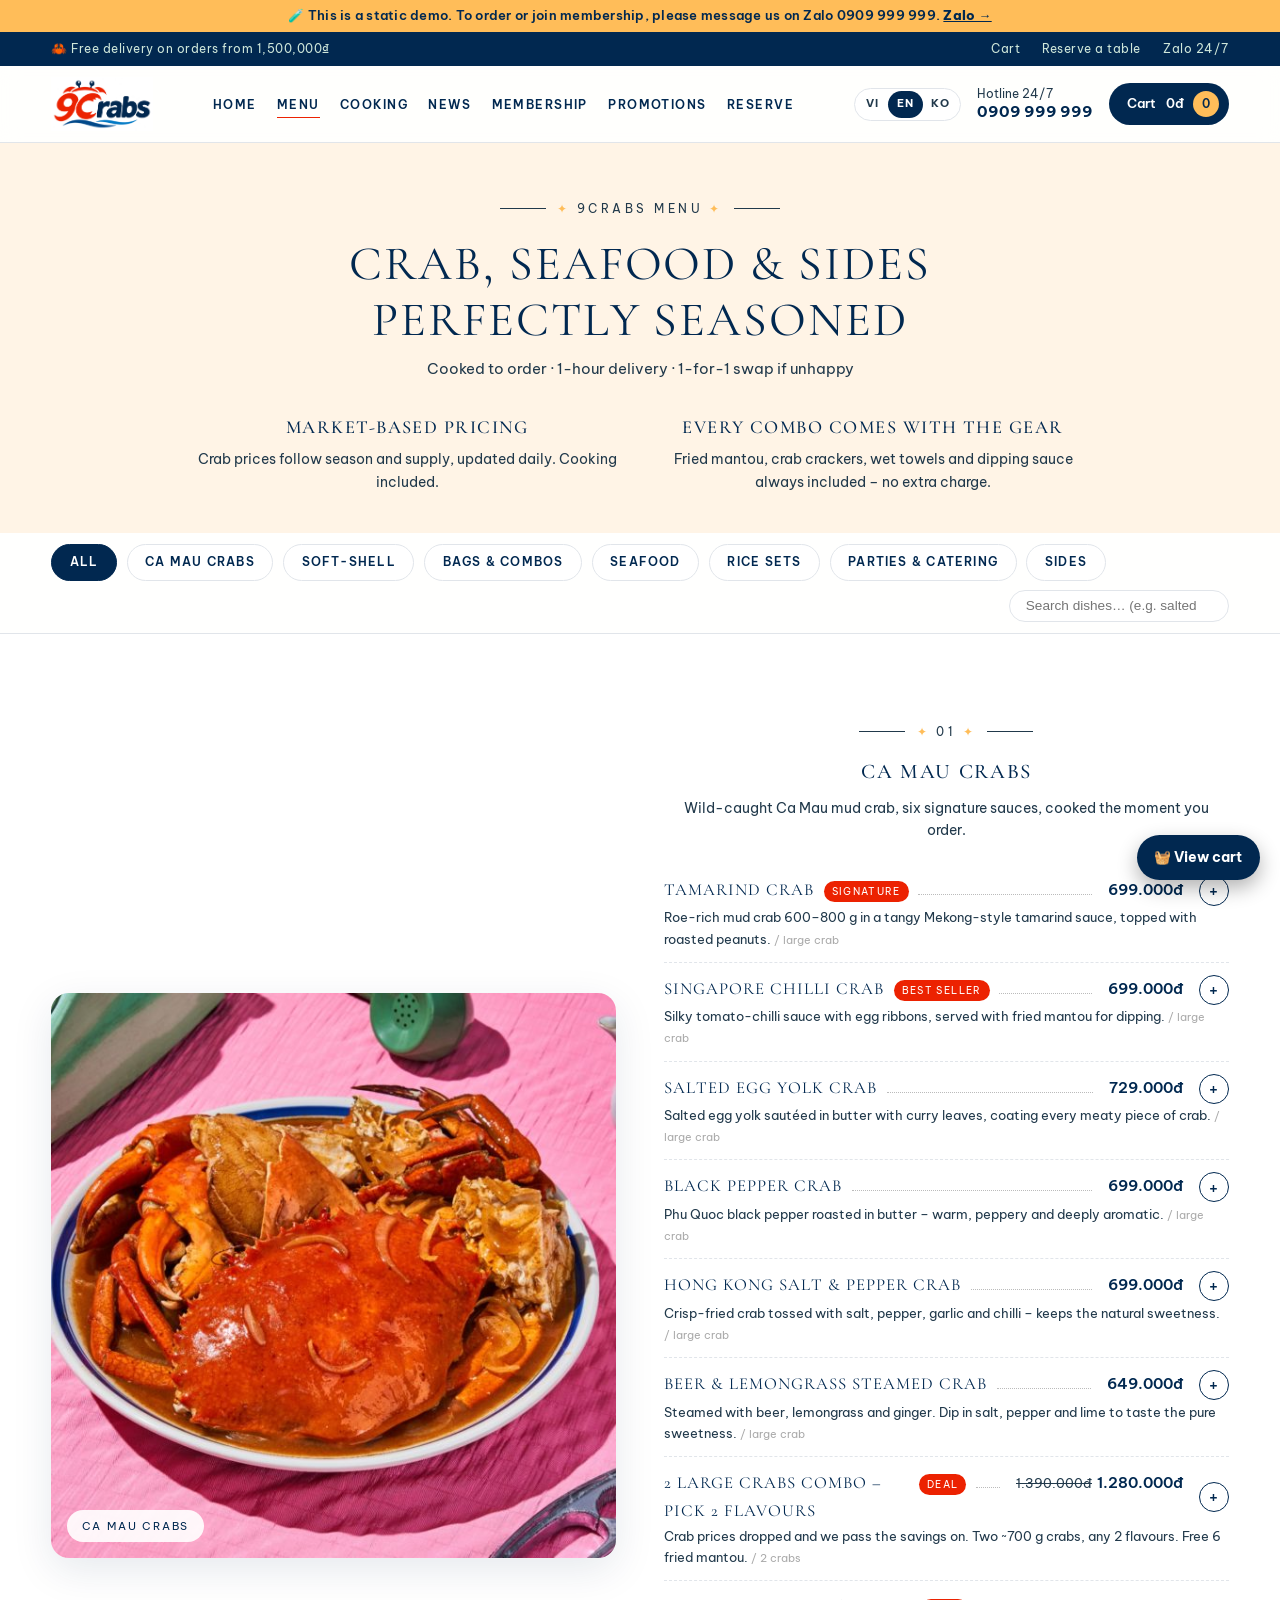
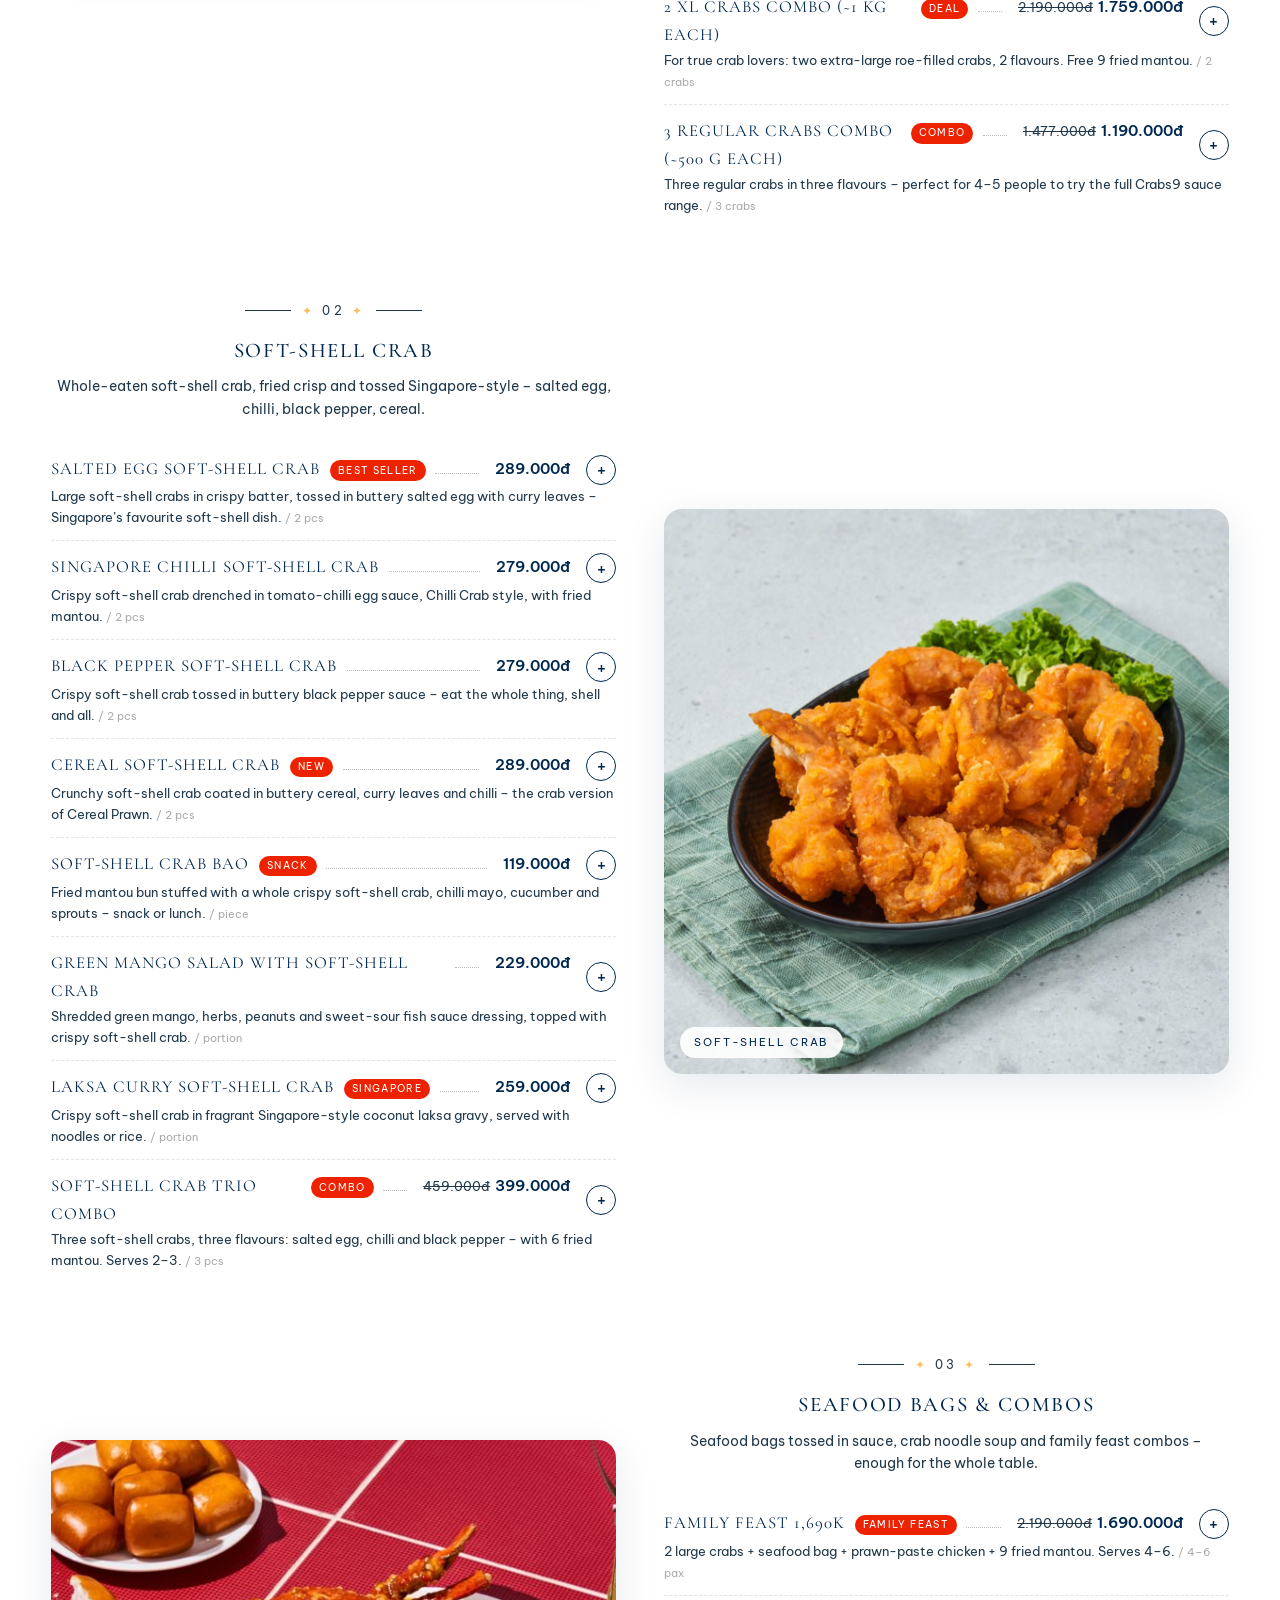
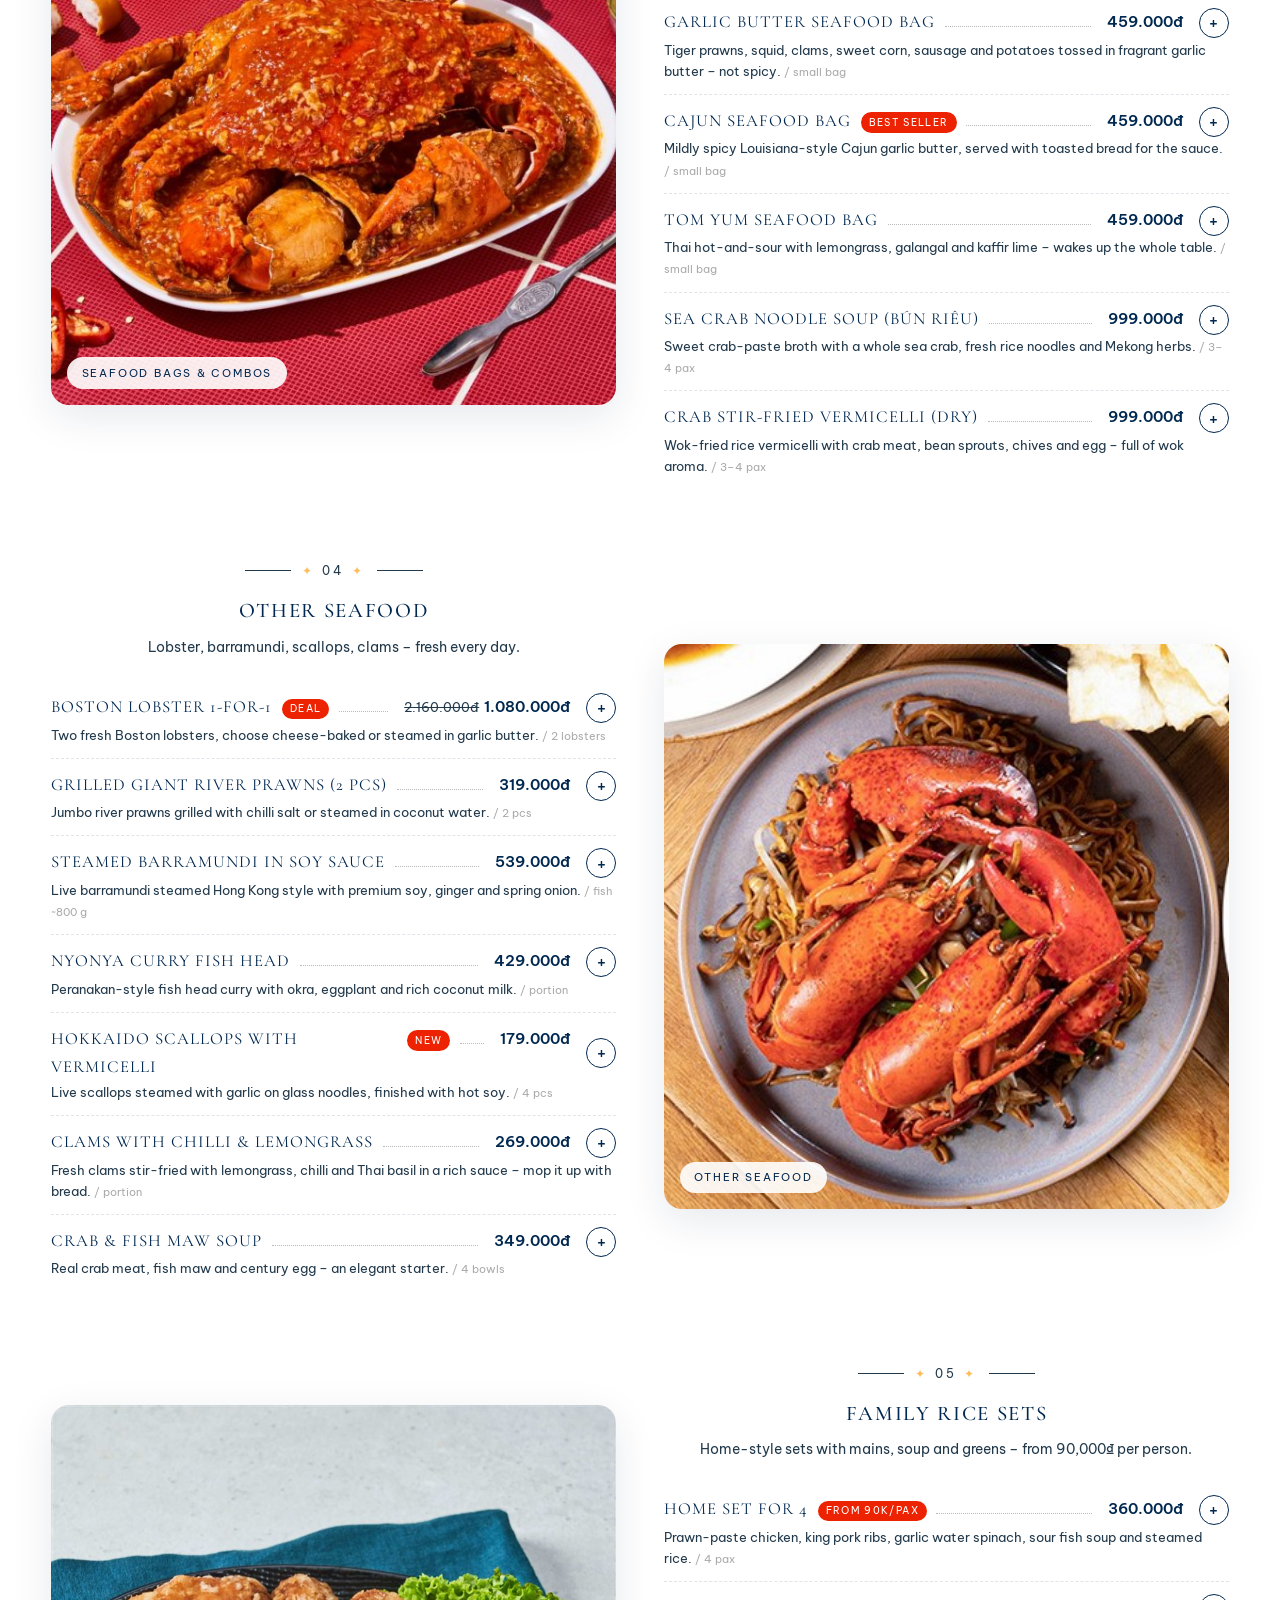
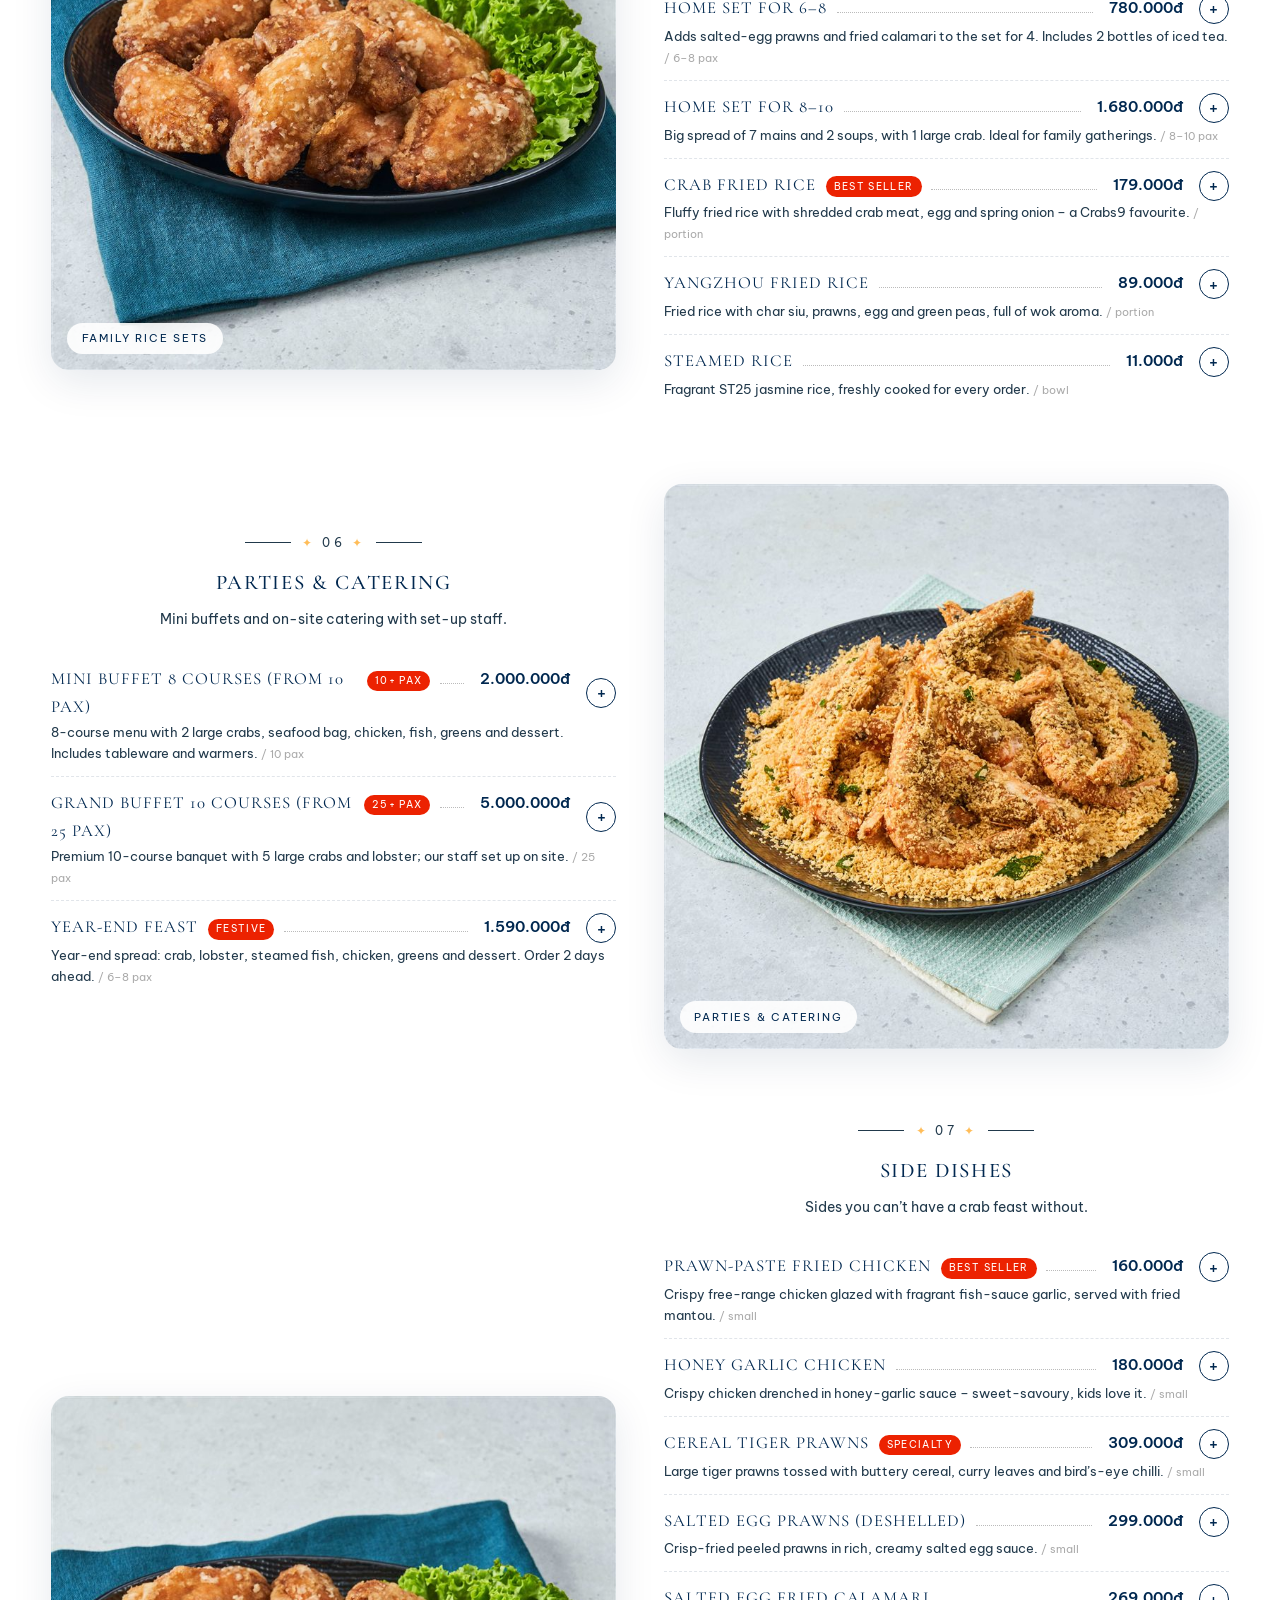
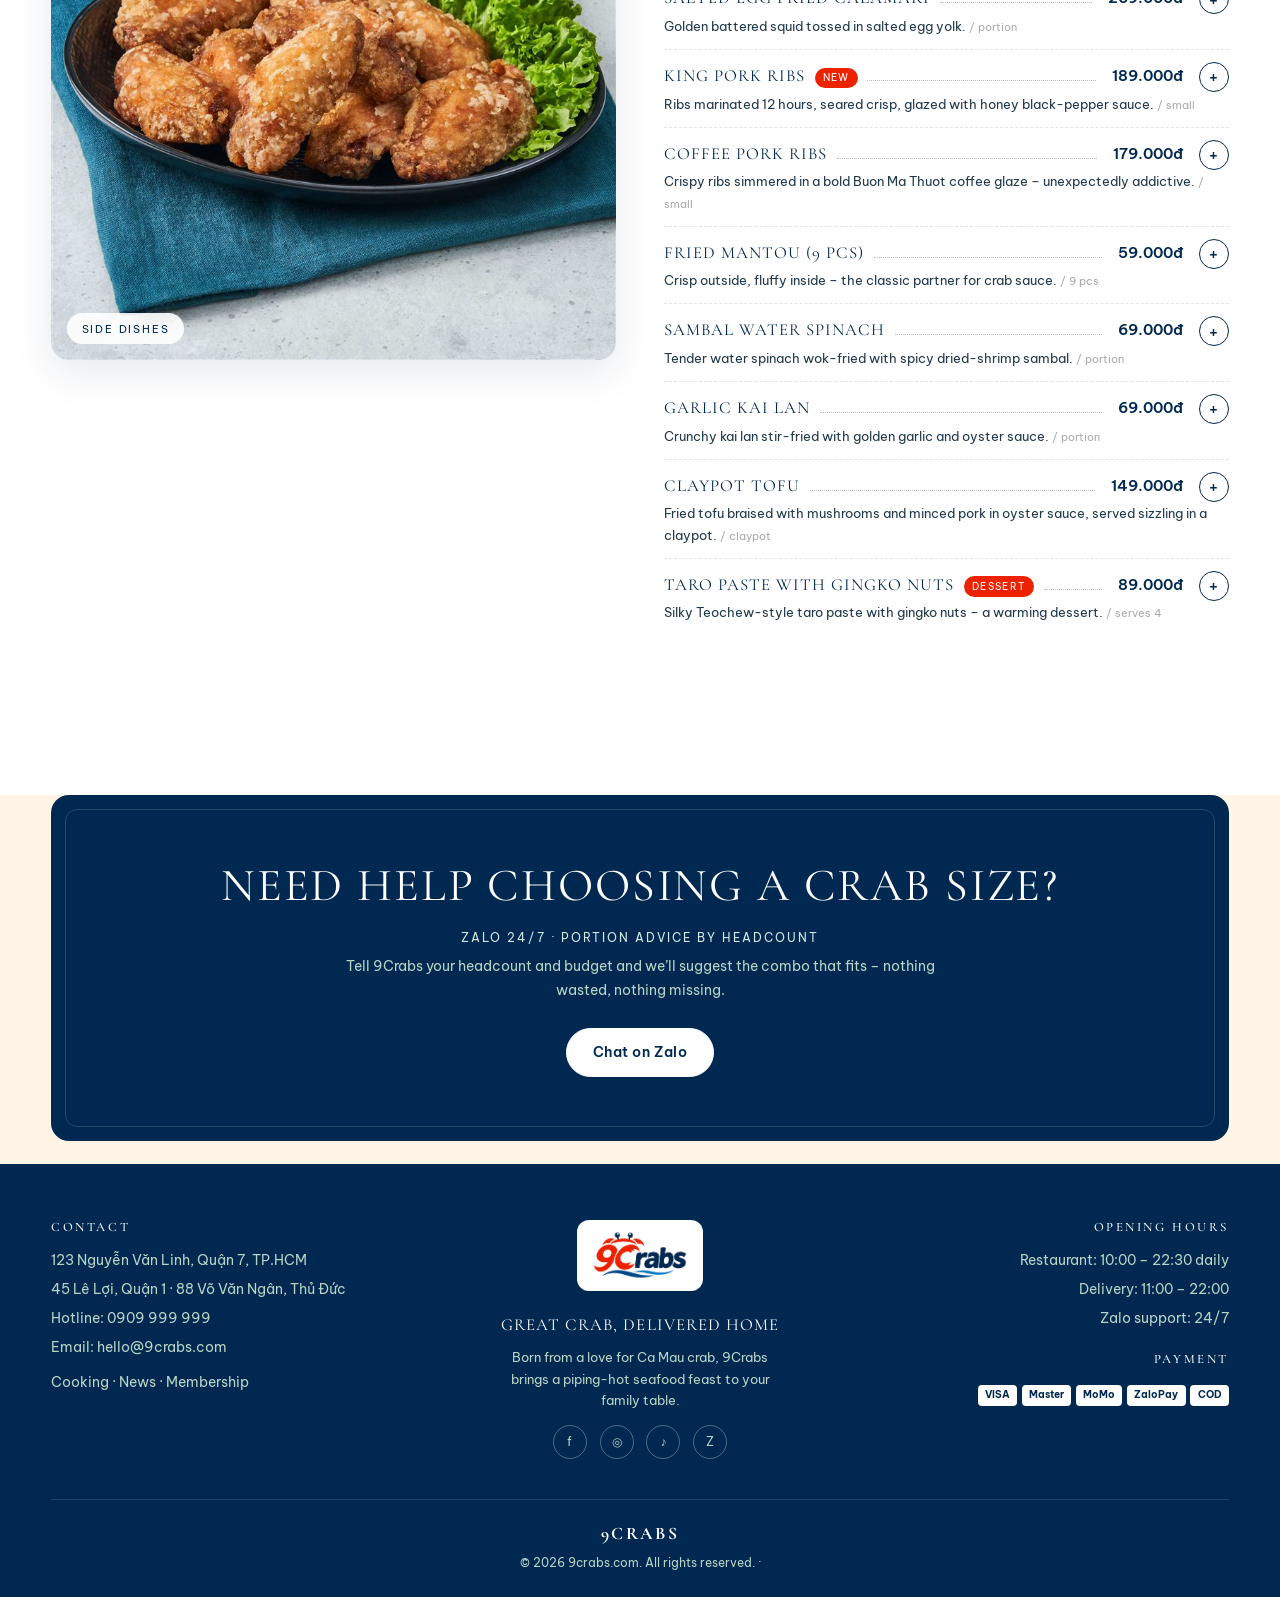
<file: menu.html>
<!DOCTYPE html>
<html lang="vi" data-static>
<head>
<meta charset="UTF-8">
<meta name="viewport" content="width=device-width, initial-scale=1">
<title data-i18n="title.menu">Thực đơn | 9Crabs – Cua Cà Mau, Hải sản, Cơm gia đình, Tiệc</title>
<link rel="icon" type="image/png" href="img/icon.png">
<link rel="preconnect" href="https://fonts.googleapis.com">
<link href="https://fonts.googleapis.com/css2?family=Cormorant+Garamond:ital,wght@0,400;0,500;0,600;1,400&family=Be+Vietnam+Pro:wght@400;500;600;700&family=Noto+Serif+KR:wght@400;500;600&display=swap" rel="stylesheet">
<link rel="stylesheet" href="style.css">
</head>
<body>
<div class="thanh-tren"><div class="khung">
  <span data-i18n="thanh.mien-phi">🦀 Miễn phí giao hàng cho đơn từ 1.500.000đ</span>
  <div class="phai"><a href="checkout.html" data-i18n="thanh.gio-hang">Giỏ hàng</a><a href="contact.html" data-i18n="thanh.dat-ban">Đặt bàn</a><a href="https://zalo.me/0909999999" data-i18n="thanh.zalo">Zalo 24/7</a></div>
</div></div>
<header class="dau-trang" data-trang="menu"></header>

<main>
<div class="tieu-de-trang khung">
  <div class="ornament"><span data-i18n="td.orn">Thực đơn 9Crabs</span></div>
  <h1 data-i18n-html="td.h1">Cua, hải sản & món kèm<br>nêm nếm hoàn hảo</h1>
  <p data-i18n="td.p">Nấu tươi khi đặt · Giao trong 1 giờ · Đổi 1-1 nếu không hài lòng</p>
  <div class="ghi-chu-gia">
    <div><h3 data-i18n="td.gia-h">Giá theo thị trường</h3><p data-i18n="td.gia-p">Giá cua thay đổi theo mùa và nguồn hàng, cập nhật mỗi ngày. Đã bao gồm công chế biến.</p></div>
    <div><h3 data-i18n="td.do-h">Mỗi combo đều có "đồ nghề"</h3><p data-i18n="td.do-p">Bánh bao chiên, kìm bẻ cua, khăn ướt và sốt chấm luôn đi kèm – không tính thêm.</p></div>
  </div>
</div>

<div class="loc-dinh"><div class="khung">
  <div class="loc">
    <button class="hien" data-loai="tat-ca" data-i18n="loc.tat-ca">Tất cả</button>
    <button data-loai="cua" data-i18n="loc.cua">Cua Cà Mau</button>
    <button data-loai="cualot" data-i18n="loc.cualot">Cua lột</button>
    <button data-loai="combo" data-i18n="loc.combo">Thố & Combo</button>
    <button data-loai="haisan" data-i18n="loc.haisan">Hải sản</button>
    <button data-loai="com" data-i18n="loc.com">Cơm gia đình</button>
    <button data-loai="tiec" data-i18n="loc.tiec">Tiệc & Catering</button>
    <button data-loai="kem" data-i18n="loc.kem">Món kèm</button>
  </div>
  <input class="tim-mon" type="search" placeholder="Tìm món… (vd: trứng muối)" data-i18n-ph="td.tim">
</div></div>

<section>
  <div class="khung" data-thuc-don="0"></div>
</section>

<div class="khung"><div class="keu-goi">
  <h2 data-i18n="td.cta-h2">Cần tư vấn chọn size cua?</h2>
  <div class="nho" data-i18n="td.cta-nho">Zalo 24/7 · Gợi ý khẩu phần theo số người</div>
  <p data-i18n="td.cta-p">Nhắn cho 9Crabs số người và ngân sách, chúng tôi sẽ gợi ý combo vừa vặn nhất – không thừa, không thiếu.</p>
  <a href="https://zalo.me/0909999999" class="nut sang" data-i18n="td.cta-nut">Chat Zalo ngay</a>
</div></div>
</main>

<footer class="chan-trang" data-tu-dong></footer>
<a class="zalo-noi" href="checkout.html" style="background:var(--chu);box-shadow:0 8px 20px rgba(0,0,0,.3)" data-i18n="zalo.gio">🧺 Xem giỏ hàng</a>
<script src="static-api.js"></script>
<script src="i18n.js"></script>
<script src="app.js"></script>
</body>
</html>
</file>
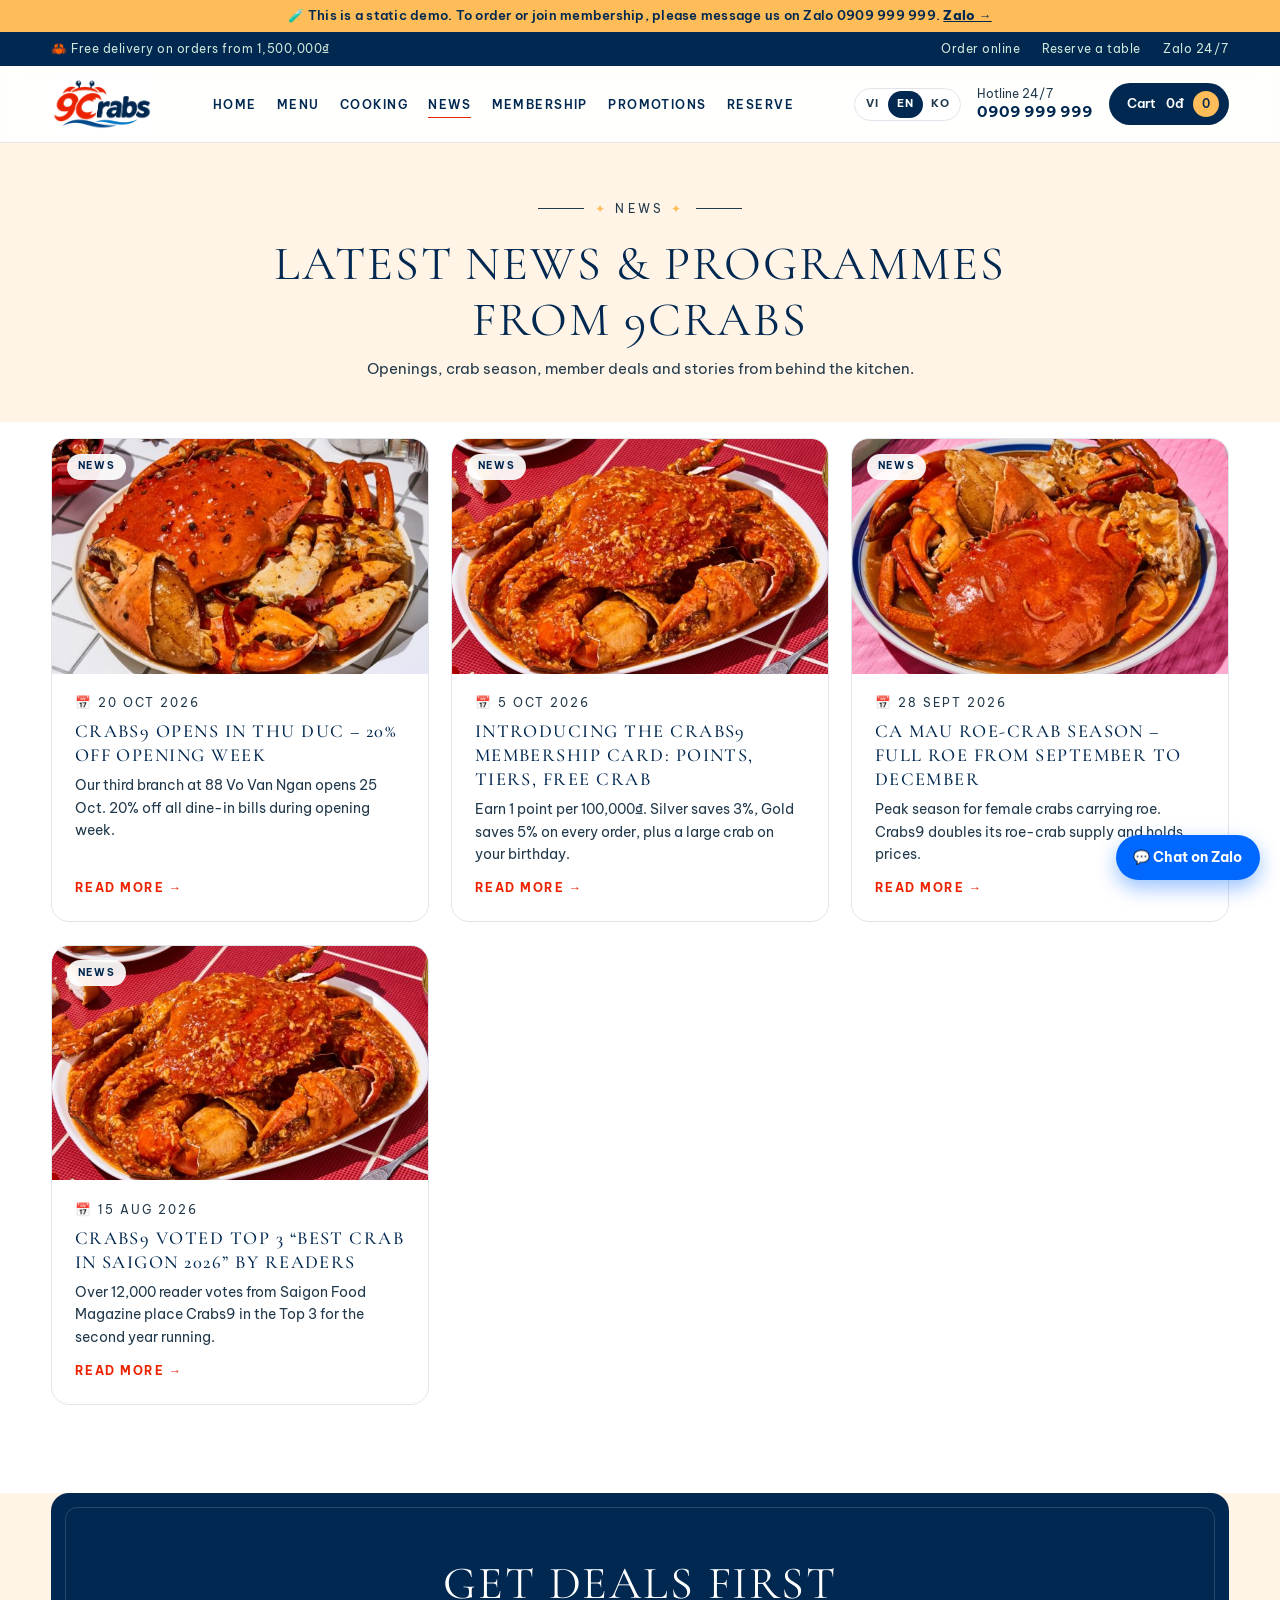
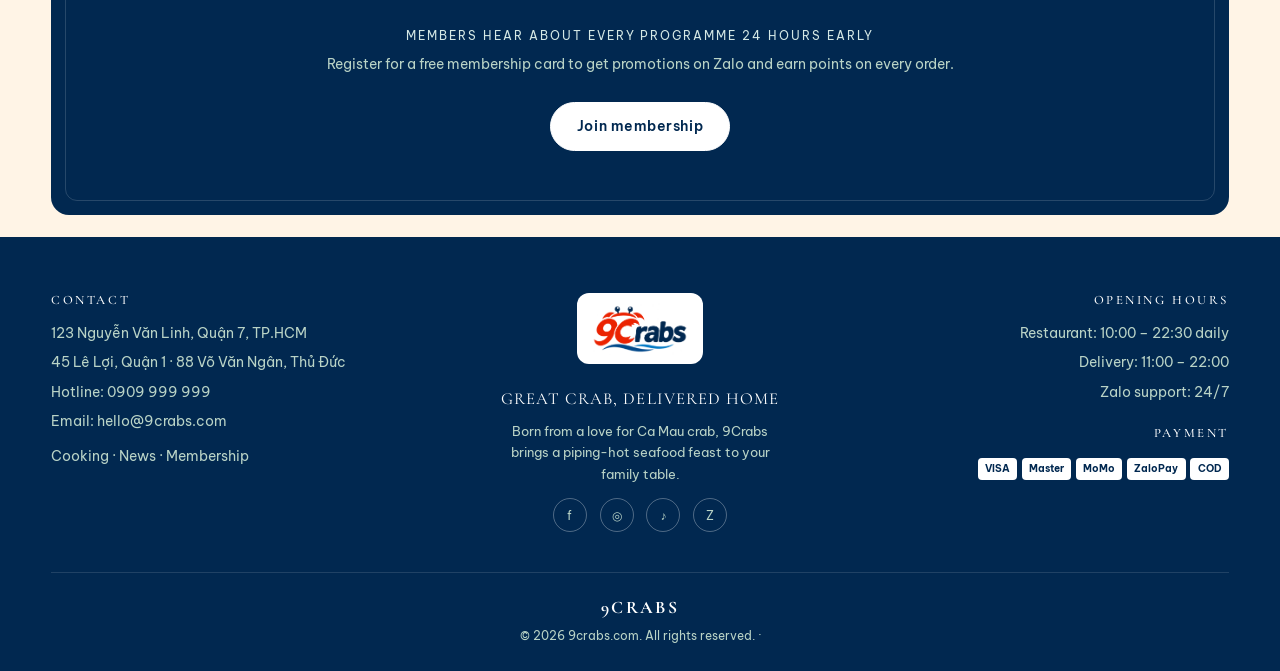
<file: news.html>
<!DOCTYPE html>
<html lang="vi" data-static>
<head>
<meta charset="UTF-8">
<meta name="viewport" content="width=device-width, initial-scale=1">
<title data-i18n="title.news">Tin tức & Khuyến mãi | 9Crabs</title>
<link rel="icon" type="image/png" href="img/icon.png">
<link rel="preconnect" href="https://fonts.googleapis.com">
<link href="https://fonts.googleapis.com/css2?family=Cormorant+Garamond:ital,wght@0,400;0,500;0,600;1,400&family=Be+Vietnam+Pro:wght@400;500;600;700&family=Noto+Serif+KR:wght@400;500;600&display=swap" rel="stylesheet">
<link rel="stylesheet" href="style.css">
</head>
<body>
<div class="thanh-tren"><div class="khung">
  <span data-i18n="thanh.mien-phi">🦀 Miễn phí giao hàng cho đơn từ 1.500.000đ</span>
  <div class="phai"><a href="menu.html" data-i18n="thanh.dat-mon">Đặt món online</a><a href="contact.html" data-i18n="thanh.dat-ban">Đặt bàn</a><a href="https://zalo.me/0909999999" data-i18n="thanh.zalo">Zalo 24/7</a></div>
</div></div>
<header class="dau-trang" data-trang="news"></header>

<main>
<div class="tieu-de-trang khung">
  <div class="ornament"><span data-i18n="tt2.orn">Tin tức</span></div>
  <h1 data-i18n-html="tt2.h1">Tin mới & chương trình<br>từ 9Crabs</h1>
  <p data-i18n="tt2.p">Khai trương, mùa cua, ưu đãi thành viên và những câu chuyện phía sau bếp.</p>
</div>

<section style="padding-top:1rem">
  <div class="khung">
    <div class="luoi-bai" data-bai-viet="tin_tuc"></div>
  </div>
</section>

<div class="khung"><div class="keu-goi">
  <h2 data-i18n="tt2.cta-h2">Nhận tin ưu đãi sớm nhất</h2>
  <div class="nho" data-i18n="tt2.cta-nho">Thành viên được báo trước 24 giờ mọi chương trình</div>
  <p data-i18n="tt2.cta-p">Đăng ký thẻ thành viên miễn phí để nhận tin khuyến mãi qua Zalo và tích điểm cho mọi đơn hàng.</p>
  <a href="membership.html" class="nut sang" data-i18n="tt2.cta-nut">Đăng ký thành viên</a>
</div></div>
</main>

<footer class="chan-trang" data-tu-dong></footer>
<a class="zalo-noi" href="https://zalo.me/0909999999" data-i18n="zalo.chat">💬 Chat Zalo</a>
<script src="static-api.js"></script>
<script src="i18n.js"></script>
<script src="app.js"></script>
</body>
</html>
</file>
<file: style.css>
/* 9Crabs – giao diện lấy cảm hứng từ thiết kế Hot Head Crawfish (Behance):
   hero nền đen ảnh lớn, serif in hoa giãn cách, bảng thực đơn dòng chấm, CTA & chân trang xanh đậm.
   Điểm nhấn thương hiệu Việt: đỏ son & vàng kim của logo 9Crabs. */
@import url("brand-tokens.css"); /* 9CRABS Brand Color System 2026 – American Coastal (mặc định), Cajun & New England qua [data-theme] */
:root{
  /* Ánh xạ biến giao diện → token thương hiệu (xem docs/brand-palette.md) */
  --do:var(--brand-primary); --do-dam:color-mix(in srgb,var(--brand-primary) 80%,#000); --do-nhat:color-mix(in srgb,var(--brand-primary) 12%,#fff);
  --navy:var(--brand-secondary); --navy-dam:color-mix(in srgb,var(--brand-secondary) 85%,#000);
  --xanh-bien:var(--ocean-blue); --xanh-troi:var(--ocean-blue); --xanh-nhat:var(--seafoam);
  --chu:var(--text-primary); --xam:var(--body-ink); --xam-nhat:color-mix(in srgb,var(--deep-navy) 12%,#fff); --kem:var(--page-background); --trang:var(--surface);
  /* bí danh giữ tương thích với tên cũ */
  --den:var(--navy-dam); --xanh-dam:var(--navy); --vang:var(--accent); --vang-nhat:color-mix(in srgb,var(--accent) 55%,#fff);
  --bo:18px; --bong:0 12px 40px rgba(1,40,80,.10);
  --serif:"Cormorant Garamond","Playfair Display",Georgia,serif;
  --sans:"Be Vietnam Pro",Inter,Arial,sans-serif;
}
*{box-sizing:border-box;margin:0;padding:0}
html{scroll-behavior:smooth}
body{font-family:var(--sans);color:var(--chu);background:var(--kem);line-height:1.65;font-size:15px} /* nền trang: Oyster Cream (45%) */
img,svg{max-width:100%;display:block}
a{color:inherit;text-decoration:none}
ul{list-style:none}
button{font:inherit;cursor:pointer}
.khung{width:min(1240px,92%);margin-inline:auto}
h1,h2,h3,h4{font-family:var(--serif);font-weight:500;line-height:1.15;letter-spacing:.04em;text-transform:uppercase;color:var(--chu)}
h2{font-size:clamp(1.9rem,3.6vw,2.9rem);text-align:center}
h3{font-size:1.15rem;letter-spacing:.08em}
.nho{font-size:.78rem;letter-spacing:.16em;text-transform:uppercase;color:var(--xam)}
.trung-tam{text-align:center}
.mo-ta{color:var(--xam);max-width:760px;margin:1rem auto 0;text-align:center}
section{padding:5.5rem 0}
section.gon{padding:3rem 0}

/* trang trí: — ✦ TỪ 2016 ✦ — */
.ornament{display:flex;align-items:center;justify-content:center;gap:.7rem;font-size:.72rem;letter-spacing:.3em;text-transform:uppercase;color:var(--xam);margin-bottom:1.2rem}
.ornament::before,.ornament::after{content:"";width:46px;height:1px;background:var(--xam)}
.ornament span::before{content:"✦ ";color:var(--vang)}
.ornament span::after{content:" ✦";color:var(--vang)}

/* nút */
.nut{display:inline-flex;align-items:center;gap:.5rem;padding:.75rem 1.6rem;border-radius:999px;font-weight:600;font-size:.86rem;letter-spacing:.04em;
  background:var(--cta-background);color:var(--cta-text);border:1.5px solid var(--cta-background);transition:.25s;white-space:nowrap} /* CTA = Crab Red */
.nut:hover{background:var(--do-dam);border-color:var(--do-dam);transform:translateY(-2px)}
.nut.do{background:var(--do);border-color:var(--do)}
.nut.do:hover{background:var(--do-dam);border-color:var(--do-dam)}
.nut.navy{background:var(--navy);border-color:var(--navy);color:#fff}
.nut.navy:hover{background:var(--navy-dam);border-color:var(--navy-dam)}
.nut.sang{background:#fff;color:var(--chu);border-color:#fff}
.nut.sang:hover{background:var(--vang-nhat);border-color:var(--vang-nhat)}
.nut.vien{background:transparent;color:inherit;border-color:currentColor}
.nut.vien:hover{background:rgba(255,255,255,.12)}
.nut.vien.toi{color:var(--chu)}
.nut.vien.toi:hover{background:var(--chu);color:#fff}
.nut.nho-nut{padding:.5rem 1.1rem;font-size:.78rem}

/* ===== Thanh thông báo + đầu trang ===== */
.thanh-tren{background:var(--xanh-dam);color:#cfe7da;font-size:.78rem;letter-spacing:.04em}
.thanh-tren .khung{display:flex;justify-content:space-between;align-items:center;min-height:34px;gap:1rem;flex-wrap:wrap}
.thanh-tren a:hover{color:var(--xanh-nhat)}
.thanh-tren .phai{display:flex;gap:1.4rem}
header.dau-trang{background:rgba(255,255,255,.92);backdrop-filter:blur(10px);position:sticky;top:0;z-index:50;border-bottom:1px solid var(--xam-nhat)}
header.dau-trang .khung{display:flex;align-items:center;justify-content:space-between;gap:2rem;min-height:76px}
.logo img{height:54px;width:auto}
nav.menu-chinh ul{display:flex;gap:clamp(.9rem,1.6vw,1.8rem)}
nav.menu-chinh a{font-size:.74rem;letter-spacing:.12em;text-transform:uppercase;font-weight:600;color:var(--chu);position:relative;padding:.4rem 0;white-space:nowrap}
nav.menu-chinh a::after{content:"";position:absolute;left:0;right:0;bottom:0;height:1.5px;background:var(--do);transform:scaleX(0);transition:.25s;transform-origin:left}
nav.menu-chinh a:hover::after,nav.menu-chinh a.hien-tai::after{transform:scaleX(1)}
.dau-phai{display:flex;align-items:center;gap:1rem}
.hotline{font-size:.72rem;color:var(--xam);white-space:nowrap;line-height:1.3}
.hotline b{color:var(--chu);display:block;font-size:.92rem}
@media (max-width:1200px){.hotline{display:none}}
.gio-hang{display:inline-flex;align-items:center;gap:.6rem;background:var(--chu);color:#fff;border-radius:999px;padding:.5rem .6rem .5rem 1.1rem;font-size:.82rem;font-weight:600;transition:.2s}
.gio-hang:hover{background:var(--do)}
.gio-hang .so{background:var(--vang);color:var(--chu);border-radius:999px;min-width:26px;height:26px;display:grid;place-items:center;font-size:.78rem}
.mo-menu{display:none;background:none;border:1.5px solid var(--chu);border-radius:8px;padding:.3rem .6rem;font-size:1.2rem}
/* bộ chọn ngôn ngữ VI / EN / KO */
.ngon-ngu{display:inline-flex;border:1.5px solid var(--xam-nhat);border-radius:999px;padding:2px;background:#fff}
.ngon-ngu button{border:0;background:transparent;color:var(--xam);font-size:.68rem;font-weight:700;letter-spacing:.1em;padding:.3rem .55rem;border-radius:999px;transition:.2s}
.ngon-ngu button:hover{color:var(--chu)}
.ngon-ngu button.hien{background:var(--chu);color:#fff}
:lang(ko) body,:lang(ko) h1,:lang(ko) h2,:lang(ko) h3,:lang(ko) h4{letter-spacing:.01em}
:lang(ko) h1,:lang(ko) h2,:lang(ko) h3,:lang(ko) h4,:lang(ko) .dong-mon .ten{font-family:"Noto Serif KR",var(--serif);font-weight:500}

/* ===== Hero kiểu Behance ===== */
.hero{padding:1.4rem 0 0}
.hero .khung{display:grid;grid-template-columns:1fr 300px;gap:1.1rem;align-items:stretch}
.hero-chinh{position:relative;background:var(--den);color:#fff;border-radius:var(--bo);overflow:hidden;min-height:560px;display:grid;grid-template-columns:1.05fr .95fr}
.hero-chinh .noi-dung{padding:3.2rem 1rem 3.2rem 4.2rem;display:flex;flex-direction:column;justify-content:center;position:relative;z-index:2}
.hero-chinh .nho{color:var(--vang-nhat);margin-bottom:1rem}
.hero-chinh h1{color:#fff;font-size:clamp(2.1rem,3.6vw,3.3rem);font-weight:400;letter-spacing:.06em;margin-bottom:1.2rem}
.hero-chinh h1 em{font-style:italic;text-transform:none;color:var(--vang-nhat);letter-spacing:0;white-space:nowrap}
.hero-chinh p{color:#cfcfcf;max-width:420px;font-size:.92rem;margin-bottom:1.8rem}
.hero-chinh .hang-nut{display:flex;gap:.8rem;flex-wrap:wrap}
.hero-chinh .anh{position:relative}
.hero-chinh .anh img{width:100%;height:100%;object-fit:cover;object-position:65% 50%;filter:saturate(1.05) brightness(.95)}
.hero-chinh .anh::before{content:"";position:absolute;inset:0;background:linear-gradient(90deg,var(--den) 0%,rgba(18,18,18,.35) 30%,transparent 60%);z-index:1}
.hero-chinh .anh::after{content:"";position:absolute;inset:0;background:linear-gradient(180deg,rgba(18,18,18,.1),transparent 40%,rgba(18,18,18,.55));z-index:1}
.xa-hoi{position:absolute;left:1.2rem;top:50%;transform:translateY(-50%);display:flex;flex-direction:column;gap:1.6rem;z-index:3}
.xa-hoi a{writing-mode:vertical-rl;transform:rotate(180deg);font-size:.62rem;letter-spacing:.3em;text-transform:uppercase;color:#9a9a9a}
.xa-hoi a:hover{color:var(--vang-nhat)}
.hero-chinh .nhan-goc{position:absolute;right:1.4rem;bottom:1.4rem;z-index:3;background:rgba(255,255,255,.12);backdrop-filter:blur(8px);border:1px solid rgba(255,255,255,.25);border-radius:12px;padding:.7rem 1rem;font-size:.78rem}
.hero-chinh .nhan-goc b{display:block;font-family:var(--serif);font-size:1.4rem;letter-spacing:.04em;color:var(--vang-nhat)}
.hero-phu{display:grid;grid-template-rows:repeat(3,1fr);gap:1.1rem}
.o-phu{position:relative;border-radius:var(--bo);overflow:hidden;min-height:170px;display:block}
.o-phu img{width:100%;height:100%;object-fit:cover;transition:transform .6s}
.o-phu:hover img{transform:scale(1.06)}
.o-phu span{position:absolute;right:.8rem;bottom:.8rem;background:var(--xanh-dam);color:#fff;font-size:.68rem;letter-spacing:.18em;text-transform:uppercase;padding:.45rem .5rem .45rem .9rem;border-radius:999px;display:flex;align-items:center;gap:.5rem}
.o-phu span i{font-style:normal;background:#fff;color:var(--xanh-dam);border-radius:50%;width:20px;height:20px;display:grid;place-items:center;font-size:.8rem}

/* ===== Khối giới thiệu kiểu 3 đoạn ===== */
.gioi-thieu .cot-3{display:grid;grid-template-columns:repeat(3,1fr);gap:2.5rem;margin-top:3rem;text-align:center}
.gioi-thieu .cot-3 h3{margin-bottom:.6rem}
.gioi-thieu .cot-3 p{color:var(--xam);font-size:.9rem}
.dai-anh{border-radius:var(--bo);overflow:hidden;height:clamp(240px,38vw,440px);box-shadow:var(--bong)}
.dai-anh img{width:100%;height:100%;object-fit:cover}

/* ===== Ô khuyến mãi ===== */
.o-khuyen-mai{display:grid;grid-template-columns:repeat(3,1fr);gap:1.2rem;margin-top:2.5rem}
.o-khuyen-mai article{position:relative;border-radius:var(--bo);overflow:hidden;min-height:360px;color:#fff;display:flex;flex-direction:column;justify-content:flex-end;padding:1.6rem}
.o-khuyen-mai article img{position:absolute;inset:0;width:100%;height:100%;object-fit:cover;z-index:0;transition:transform .7s}
.o-khuyen-mai article:hover img{transform:scale(1.05)}
.o-khuyen-mai article::before{content:"";position:absolute;inset:0;background:linear-gradient(180deg,transparent 30%,rgba(11,35,33,.92));z-index:1}
.o-khuyen-mai article>*:not(img){position:relative;z-index:2}
.o-khuyen-mai .nhan{display:inline-block;background:var(--vang);color:var(--chu);font-size:.66rem;letter-spacing:.18em;text-transform:uppercase;font-weight:700;padding:.3rem .7rem;border-radius:999px;margin-bottom:.7rem;align-self:flex-start}
.o-khuyen-mai h3{color:#fff;font-size:1.35rem;margin-bottom:.3rem}
.o-khuyen-mai .gia{font-family:var(--serif);font-size:1.9rem;color:var(--vang-nhat);letter-spacing:.02em}
.o-khuyen-mai .gia s{font-size:1rem;color:#bbb;margin-left:.4rem}
.o-khuyen-mai p{font-size:.85rem;color:#d8d8d8;margin:.3rem 0 1rem}

/* ===== Thực đơn kiểu bảng in (dòng chấm) ===== */
.menu-hang{display:grid;grid-template-columns:1fr 1fr;gap:3rem;align-items:center;margin-bottom:4.5rem}
.menu-hang:nth-child(even) .menu-anh{order:2}
.menu-anh{border-radius:var(--bo);overflow:hidden;aspect-ratio:1/1;box-shadow:var(--bong);position:relative}
.menu-anh img{width:100%;height:100%;object-fit:cover;transition:transform .8s}
.menu-anh:hover img{transform:scale(1.04)}
.menu-anh .chu-anh{position:absolute;left:1rem;bottom:1rem;background:rgba(255,255,255,.9);padding:.4rem .9rem;border-radius:999px;font-size:.7rem;letter-spacing:.16em;text-transform:uppercase}
.menu-ds .ornament{justify-content:center}
.menu-ds h3.tieu-de-nhom{text-align:center;font-size:1.3rem;margin-bottom:1.6rem}
.dong-mon{display:grid;grid-template-columns:1fr auto auto;gap:.3rem 1rem;align-items:baseline;padding:.75rem 0;border-bottom:1px dashed var(--xam-nhat)}
.dong-mon:last-child{border-bottom:0}
.dong-mon .ten{font-family:var(--serif);font-size:1.05rem;text-transform:uppercase;letter-spacing:.06em;display:flex;align-items:baseline;gap:.6rem;min-width:0}
.dong-mon .ten::after{content:"";flex:1;border-bottom:1px dotted #bbb;margin-bottom:.3em;min-width:24px}
.dong-mon .ten .tag{font-family:var(--sans);font-size:.6rem;letter-spacing:.14em;background:var(--do);color:#fff;padding:.15rem .5rem;border-radius:999px;white-space:nowrap}
.dong-mon .gia{font-weight:600;white-space:nowrap;font-variant-numeric:tabular-nums}
.dong-mon .gia s{color:var(--xam);font-weight:400;font-size:.8rem;margin-right:.3rem}
.dong-mon .them{width:30px;height:30px;border-radius:50%;border:1.5px solid var(--chu);background:#fff;color:var(--chu);font-size:1.1rem;line-height:1;display:grid;place-items:center;transition:.2s;align-self:center}
.dong-mon .them:hover{background:var(--do);border-color:var(--do);color:#fff;transform:scale(1.08)}
.dong-mon .them:disabled{background:var(--xanh-nhat);border-color:var(--xanh-nhat);color:var(--xanh-dam)}
.dong-mon .mo{grid-column:1/-1;font-size:.8rem;color:var(--xam);margin-top:-.2rem}
.dong-mon .mo small{color:#aaa}

/* thanh lọc dính */
.loc-dinh{position:sticky;top:76px;z-index:40;background:rgba(255,255,255,.94);backdrop-filter:blur(10px);border-bottom:1px solid var(--xam-nhat);padding:.7rem 0}
.loc-dinh .khung{display:flex;gap:.6rem;align-items:center;flex-wrap:wrap}
.loc button,.loc a{border:1.5px solid var(--xam-nhat);background:#fff;color:var(--chu);padding:.45rem 1.1rem;border-radius:999px;font-size:.76rem;letter-spacing:.1em;text-transform:uppercase;font-weight:600;transition:.2s}
.loc button.hien,.loc button:hover,.loc a:hover{background:var(--chu);border-color:var(--chu);color:#fff}
.loc{display:flex;gap:.6rem;flex-wrap:wrap}
.tim-mon{margin-left:auto;border:1.5px solid var(--xam-nhat);border-radius:999px;padding:.45rem 1rem;font-size:.85rem;min-width:220px}
.tim-mon:focus{outline:2px solid var(--vang)}
.ghi-chu-gia{display:grid;grid-template-columns:1fr 1fr;gap:2rem;max-width:900px;margin:2.2rem auto 0;text-align:center}
.ghi-chu-gia h3{margin-bottom:.3rem}
.ghi-chu-gia p{font-size:.85rem;color:var(--xam)}

/* ===== Cam kết / đánh giá / FAQ ===== */
.nen-kem{background:var(--seafoam)} /* bề mặt phụ: Seafoam */
section:not(.nen-kem):not(.hero):not(.gioi-thieu){background:var(--surface)}
.gioi-thieu:not(.nen-kem){background:var(--surface)}
.luoi-cam-ket{display:grid;grid-template-columns:repeat(auto-fit,minmax(190px,1fr));gap:1.2rem;margin-top:3rem}
.luoi-cam-ket div{text-align:center;padding:1.6rem 1rem;border:1px solid var(--xam-nhat);border-radius:var(--bo);background:#fff;transition:.25s}
.luoi-cam-ket div:hover{transform:translateY(-4px);box-shadow:var(--bong)}
.bieu-tuong{width:54px;height:54px;margin:0 auto .9rem;border-radius:50%;display:grid;place-items:center;font-size:1.4rem;background:var(--kem);border:1px solid var(--xam-nhat)}
.luoi-cam-ket h3{font-size:.95rem;margin-bottom:.3rem}
.luoi-cam-ket p{font-size:.82rem;color:var(--xam)}
.the-danh-gia{display:grid;grid-template-columns:repeat(3,1fr);gap:1.4rem;margin-top:3rem}
.the-danh-gia blockquote{background:#fff;border:1px solid var(--xam-nhat);border-radius:var(--bo);padding:1.8rem;position:relative}
.the-danh-gia blockquote::before{content:"\201C";position:absolute;top:.2rem;left:1.2rem;font-size:4rem;font-family:var(--serif);color:var(--vang);line-height:1}
.the-danh-gia p{font-family:var(--serif);font-size:1.15rem;line-height:1.5;margin:1rem 0 .8rem}
.sao{color:var(--vang);letter-spacing:3px;font-size:.85rem}
.the-danh-gia footer{font-size:.8rem;letter-spacing:.1em;text-transform:uppercase}
.the-danh-gia footer small{color:var(--xam);text-transform:none;letter-spacing:0;display:block}
.tong-danh-gia{text-align:center;margin-top:2.2rem;color:var(--xam);font-size:.85rem}
.tong-danh-gia b{font-family:var(--serif);font-size:1.8rem;color:var(--chu);display:block;letter-spacing:.04em}
.hoi-dap details{border-bottom:1px solid var(--xam-nhat)}
.hoi-dap summary{cursor:pointer;padding:1.1rem 0;font-family:var(--serif);font-size:1.1rem;letter-spacing:.05em;text-transform:uppercase;list-style:none;display:flex;justify-content:space-between;gap:1rem}
.hoi-dap summary::-webkit-details-marker{display:none}
.hoi-dap summary::after{content:"+";color:var(--do);font-size:1.4rem;line-height:1}
.hoi-dap details[open] summary::after{content:"\2013"}
.hoi-dap details p{padding:0 0 1.1rem;color:var(--xam);font-size:.9rem;max-width:820px}

/* ===== Góc bếp ===== */
.luoi-blog{display:grid;grid-template-columns:repeat(3,1fr);gap:1.4rem;margin-top:3rem}
.luoi-blog article{border:1px solid var(--xam-nhat);border-radius:var(--bo);overflow:hidden;background:#fff;transition:.25s}
.luoi-blog article:hover{transform:translateY(-4px);box-shadow:var(--bong)}
.luoi-blog img{aspect-ratio:16/10;object-fit:cover;width:100%}
.luoi-blog .than{padding:1.2rem 1.4rem 1.4rem}
.luoi-blog .nho{margin-bottom:.4rem}
.luoi-blog h3{font-size:1.1rem;margin-bottom:.4rem}
.luoi-blog p{font-size:.85rem;color:var(--xam)}

/* ===== CTA & chân trang xanh đậm ===== */
.keu-goi{background:var(--xanh-dam);color:#fff;text-align:center;border-radius:var(--bo);padding:4rem 2rem;position:relative;overflow:hidden}
.keu-goi::before{content:"";position:absolute;inset:14px;border:1px solid rgba(255,255,255,.15);border-radius:12px;pointer-events:none}
.keu-goi h2{color:#fff;font-weight:400}
.keu-goi .nho{color:var(--xanh-nhat);margin:1rem 0 .4rem}
.keu-goi p{color:#b9d3c6;max-width:640px;margin:0 auto 1.6rem;font-size:.9rem}
footer.chan-trang{background:var(--xanh-dam);color:#b9d3c6;padding:3.5rem 0 1.5rem;margin-top:1.4rem}
.cot-chan{display:grid;grid-template-columns:1fr auto 1fr;gap:2.5rem;align-items:start;text-align:center}
.cot-chan>div:first-child{text-align:left}.cot-chan>div:last-child{text-align:right}
.chan-trang h4{color:#fff;font-size:.8rem;letter-spacing:.2em;margin-bottom:.9rem}
.chan-trang li{font-size:.86rem;margin-bottom:.4rem}
.chan-trang a:hover{color:var(--xanh-nhat)}
.logo-chan{background:#fff;border-radius:12px;padding:.6rem .9rem;display:inline-block}
.logo-chan img{height:52px}
.chan-trang .slogan{font-family:var(--serif);font-size:1.05rem;letter-spacing:.06em;text-transform:uppercase;color:#fff;margin-top:.8rem}
.mang-xa-hoi{display:flex;gap:.8rem;justify-content:center;margin-top:.8rem}
.mang-xa-hoi a{width:34px;height:34px;border:1px solid rgba(255,255,255,.3);border-radius:50%;display:grid;place-items:center;font-size:.75rem}
.mang-xa-hoi a:hover{background:#fff;color:var(--xanh-dam)}
.ban-quyen{border-top:1px solid rgba(255,255,255,.12);margin-top:2.5rem;padding-top:1.2rem;text-align:center;font-size:.78rem}
.ban-quyen b{display:block;font-family:var(--serif);font-size:1.1rem;letter-spacing:.14em;text-transform:uppercase;color:#fff;margin-bottom:.3rem}
.thanh-toan span{display:inline-block;background:#fff;color:var(--chu);font-weight:700;font-size:.62rem;padding:.15rem .45rem;border-radius:4px;margin-left:.3rem}

/* ===== Nổi ===== */
.zalo-noi{position:fixed;right:20px;bottom:20px;background:#0068ff;color:#fff;font-weight:700;padding:.7rem 1.1rem;border-radius:999px;box-shadow:0 8px 20px rgba(0,104,255,.4);z-index:60;display:flex;align-items:center;gap:.5rem;transition:.2s;font-size:.85rem}
.zalo-noi:hover{transform:scale(1.05)}
#toast{position:fixed;left:50%;bottom:90px;transform:translateX(-50%) translateY(60px);background:var(--chu);color:#fff;padding:.7rem 1.3rem;border-radius:999px;font-size:.85rem;font-weight:600;opacity:0;transition:.3s;z-index:70;pointer-events:none}
#toast.hien{opacity:1;transform:translateX(-50%)}

/* ===== Trang phụ ===== */
.tieu-de-trang{padding:3.5rem 0 2.5rem;text-align:center}
.tieu-de-trang h1{font-size:clamp(2rem,4vw,3rem);font-weight:400}
.tieu-de-trang p{color:var(--xam);margin-top:.6rem}
.lien-he-luoi{display:grid;grid-template-columns:1fr 1fr;gap:3rem}
.form{background:#fff;padding:2rem;border-radius:var(--bo);border:1px solid var(--xam-nhat)}
.form label{display:block;font-size:.72rem;letter-spacing:.14em;text-transform:uppercase;font-weight:600;margin:1rem 0 .35rem;color:var(--xam)}
.form input,.form textarea,.form select{width:100%;padding:.75rem .9rem;border:1.5px solid var(--xam-nhat);border-radius:10px;font:inherit;background:var(--kem)}
.form input:focus,.form textarea:focus,.form select:focus{outline:2px solid var(--vang);border-color:var(--vang)}
.thong-tin li{margin-bottom:1rem;display:flex;gap:.9rem;font-size:.9rem}
.thong-tin .bieu-tuong{width:42px;height:42px;font-size:1.1rem;margin:0;flex:none}
.ban-do{aspect-ratio:16/9;border-radius:var(--bo);background:var(--xanh-dam);color:#b9d3c6;display:grid;place-items:center;margin-top:1.5rem;text-align:center;padding:1rem;font-size:.9rem}
.thong-bao{display:none;background:#e8f5e9;color:#1b5e20;padding:.9rem;border-radius:10px;margin-top:1rem;font-weight:600}

@media (max-width:1000px){
  .hero .khung{grid-template-columns:1fr}
  .hero-phu{grid-template-rows:none;grid-template-columns:repeat(3,1fr)}
  .o-phu{min-height:140px}
  .luoi-cam-ket{grid-template-columns:repeat(3,1fr)}
  .o-khuyen-mai,.the-danh-gia,.luoi-blog,.gioi-thieu .cot-3{grid-template-columns:1fr 1fr}
  nav.menu-chinh ul{display:none}
  .mo-menu{display:block}
  nav.menu-chinh.mo{position:absolute;left:0;right:0;top:100%;background:#fff;border-bottom:1px solid var(--xam-nhat);padding:1rem 4%}
  nav.menu-chinh.mo ul{display:flex;flex-direction:column;gap:.6rem}
  .hotline{display:none}
}
@media (max-width:760px){
  section{padding:3.5rem 0}
  .hero-chinh{grid-template-columns:1fr;min-height:0}
  .hero-chinh .anh{order:-1;height:260px}
  .hero-chinh .anh::before{background:linear-gradient(180deg,transparent 40%,var(--den))}
  .hero-chinh .noi-dung{padding:1.6rem 1.4rem 2.2rem}
  .xa-hoi,.hero-chinh .nhan-goc{display:none}
  .hero-phu{grid-template-columns:1fr}
  .menu-hang{grid-template-columns:1fr;gap:1.6rem}
  .menu-hang:nth-child(even) .menu-anh{order:0}
  .menu-anh{aspect-ratio:16/10}
  .o-khuyen-mai,.the-danh-gia,.luoi-blog,.gioi-thieu .cot-3,.lien-he-luoi,.ghi-chu-gia{grid-template-columns:1fr}
  .luoi-cam-ket{grid-template-columns:1fr 1fr}
  .cot-chan{grid-template-columns:1fr;text-align:center}
  .cot-chan>div:first-child,.cot-chan>div:last-child{text-align:center}
  .thanh-tren .phai{display:none}
  .tim-mon{margin-left:0;width:100%}
  .loc-dinh{top:64px}
}

/* ===== Bài viết: Góc bếp & Tin tức ===== */
.luoi-bai{display:grid;grid-template-columns:repeat(3,1fr);gap:1.4rem}
.the-bai{display:flex;flex-direction:column;border:1px solid var(--xam-nhat);border-radius:var(--bo);overflow:hidden;background:#fff;transition:.25s}
.the-bai:hover{transform:translateY(-4px);box-shadow:var(--bong)}
.the-bai-anh{position:relative;aspect-ratio:16/10;background:var(--kem);overflow:hidden}
.the-bai-anh img{width:100%;height:100%;object-fit:cover;transition:transform .7s}
.the-bai:hover .the-bai-anh img{transform:scale(1.05)}
.the-bai-loai{position:absolute;left:.9rem;top:.9rem;background:rgba(255,255,255,.92);font-size:.62rem;letter-spacing:.16em;text-transform:uppercase;font-weight:700;padding:.3rem .7rem;border-radius:999px}
.the-bai .than{padding:1.2rem 1.4rem 1.4rem;display:flex;flex-direction:column;gap:.4rem;flex:1}
.the-bai h3{font-size:1.15rem;line-height:1.3}
.the-bai p{font-size:.85rem;color:var(--xam);flex:1;display:-webkit-box;-webkit-line-clamp:3;-webkit-box-orient:vertical;overflow:hidden}
.the-bai .doc-tiep{font-size:.78rem;letter-spacing:.12em;text-transform:uppercase;font-weight:700;color:var(--do);margin-top:.4rem}
.bai-chi-tiet{max-width:980px;padding:3rem 0 4rem}
.bai-dau{text-align:center;max-width:780px;margin:0 auto 2.2rem}
.bai-dau h1{font-size:clamp(1.9rem,3.6vw,2.8rem);font-weight:400}
.bai-tom-tat{color:var(--xam);margin-top:1rem;font-size:1.02rem}
.bai-meta{display:flex;justify-content:center;gap:1.4rem;flex-wrap:wrap;margin-top:1.2rem;font-size:.8rem;letter-spacing:.1em;text-transform:uppercase;color:var(--xam)}
.bai-anh{border-radius:var(--bo);overflow:hidden;aspect-ratio:16/8;box-shadow:var(--bong);margin-bottom:2.5rem}
.bai-anh img{width:100%;height:100%;object-fit:cover}
.bai-than{display:block}
.bai-than.co-nguyen-lieu{display:grid;grid-template-columns:300px 1fr;gap:3rem;align-items:start}
.bai-nguyen-lieu{background:var(--kem);border:1px solid var(--xam-nhat);border-radius:var(--bo);padding:1.4rem 1.5rem;position:sticky;top:100px}
.bai-nguyen-lieu h3{font-size:1rem;margin-bottom:.8rem;text-align:center}
.bai-nguyen-lieu li{display:flex;justify-content:space-between;gap:.8rem;font-size:.88rem;padding:.45rem 0;border-bottom:1px dashed var(--xam-nhat)}
.bai-nguyen-lieu li b{white-space:nowrap;color:var(--do-dam);font-weight:600}
.bai-mua{margin-top:1.2rem;padding-top:1rem;border-top:1px solid var(--xam-nhat);text-align:center}
.bai-mua b{display:block;font-family:var(--serif);font-size:1.05rem;letter-spacing:.04em;text-transform:uppercase;margin:.3rem 0}
.bai-mua .gia{font-weight:700;color:var(--do);margin-bottom:.6rem}
.bai-noi-dung p{color:#3d3733;margin-bottom:1.1rem;font-size:1rem;line-height:1.8}
.bai-noi-dung h3{margin:2rem 0 1rem;font-size:1.25rem}
.bai-buoc{counter-reset:buoc;list-style:none}
.bai-buoc li{counter-increment:buoc;position:relative;padding:.8rem 0 .8rem 3.2rem;border-bottom:1px dashed var(--xam-nhat);line-height:1.7}
.bai-buoc li::before{content:counter(buoc,decimal-leading-zero);position:absolute;left:0;top:.7rem;font-family:var(--serif);font-size:1.5rem;color:var(--vang);line-height:1}
.bai-meo{margin-top:1.8rem;background:var(--xanh-dam);color:#dfeee6;border-radius:var(--bo);padding:1.3rem 1.5rem}
.bai-meo b{display:block;color:#fff;margin-bottom:.3rem;letter-spacing:.06em}
.bai-meo p{color:#dfeee6;margin:0;font-size:.92rem}

/* ===== Thẻ thành viên ===== */
.the-khung{display:grid;place-items:center;padding:2rem;position:relative;z-index:2}
.the-thanh-vien{width:min(380px,100%);aspect-ratio:1.6/1;border-radius:20px;padding:1.4rem 1.6rem;display:flex;flex-direction:column;justify-content:space-between;color:#fff;box-shadow:0 30px 60px rgba(0,0,0,.45);position:relative;overflow:hidden;
  background:linear-gradient(135deg,#2b2b2b,#101010)}
.the-thanh-vien::after{content:"🦀";position:absolute;right:-10px;bottom:-18px;font-size:7rem;opacity:.12}
.the-thanh-vien.vang{background:linear-gradient(135deg,#f6d365 0%,#c9951a 55%,#8a5a00);color:#2a1a00}
.the-thanh-vien.bac{background:linear-gradient(135deg,#e9edf2,#9aa6b2 60%,#5f6b78);color:#1b2229}
.the-thanh-vien.thuong{background:linear-gradient(135deg,#1b3a36,#0b2321);color:#e3efe9}
.the-dau{display:flex;justify-content:space-between;align-items:center}
.the-dau img{height:34px;background:#fff;border-radius:8px;padding:.25rem .5rem}
.the-dau span{font-size:.7rem;letter-spacing:.2em;text-transform:uppercase;font-weight:700}
.the-so{font-family:var(--serif);font-size:1.7rem;letter-spacing:.12em}
.the-chan{display:flex;justify-content:space-between;font-size:.72rem;letter-spacing:.12em;text-transform:uppercase;font-weight:600}
.luoi-hang{display:grid;grid-template-columns:repeat(3,1fr);gap:1.4rem;margin-top:3rem}
.the-hang{border:1px solid var(--xam-nhat);border-radius:var(--bo);padding:1.8rem 1.6rem;text-align:center;background:#fff;position:relative;transition:.25s}
.the-hang:hover{transform:translateY(-4px);box-shadow:var(--bong)}
.the-hang.vang{border-color:var(--vang);background:linear-gradient(180deg,#fff9e8,#fff)}
.the-hang.bac{background:linear-gradient(180deg,#f5f7f9,#fff)}
.the-hang h3{font-size:1.5rem;margin:.4rem 0 .8rem}
.the-hang .giam{font-family:var(--serif);font-size:2.6rem;color:var(--do);line-height:1}
.the-hang .giam small{display:block;font-family:var(--sans);font-size:.72rem;letter-spacing:.12em;text-transform:uppercase;color:var(--xam);margin-top:.3rem}
.the-hang ul{text-align:left;margin-top:1.2rem;font-size:.88rem;color:#3d3733}
.the-hang li{padding:.4rem 0;border-bottom:1px dashed var(--xam-nhat)}
.tv-thong-ke{margin-top:1rem;font-size:.9rem}
.tv-thong-ke li{padding:.4rem 0;border-bottom:1px dashed var(--xam-nhat)}
@media (max-width:900px){.luoi-bai,.luoi-hang{grid-template-columns:1fr 1fr}.bai-than.co-nguyen-lieu{grid-template-columns:1fr}.bai-nguyen-lieu{position:static}}
@media (max-width:600px){.luoi-bai,.luoi-hang{grid-template-columns:1fr}.the-khung{padding:1rem}}

/* ===== Đồ nghề ăn cua: yếm nilon + bao tay (phong cách seafood boil) ===== */
.do-nghe{display:grid;grid-template-columns:1.1fr .9fr;gap:3rem;align-items:center}
.do-nghe .anh{border-radius:var(--bo);overflow:hidden;box-shadow:var(--bong);aspect-ratio:4/3;position:relative}
.do-nghe .anh img{width:100%;height:100%;object-fit:cover}
.do-nghe .anh .nhan-anh{position:absolute;left:1rem;bottom:1rem;background:var(--do);color:#fff;font-size:.68rem;letter-spacing:.18em;text-transform:uppercase;font-weight:700;padding:.4rem .9rem;border-radius:999px}
.do-nghe h2{text-align:left}
.do-nghe .ornament{justify-content:flex-start}
.do-nghe ul{margin-top:1.4rem;display:grid;gap:.9rem}
.do-nghe li{display:flex;gap:1rem;align-items:flex-start}
.do-nghe li .bieu-tuong{width:46px;height:46px;font-size:1.3rem;margin:0;flex:none;background:var(--seafoam)}
.do-nghe li b{display:block;font-family:var(--serif);font-size:1.05rem;letter-spacing:.06em;text-transform:uppercase}
.do-nghe li p{font-size:.88rem;color:var(--xam)}
.buoc-3{display:grid;grid-template-columns:repeat(3,1fr);gap:1.2rem;margin-top:2.5rem}
.buoc-3 div{background:var(--navy);color:#fff;border-radius:var(--bo);padding:1.4rem 1.5rem;position:relative;overflow:hidden}
.buoc-3 div::before{content:attr(data-so);position:absolute;right:.8rem;top:-.6rem;font-family:var(--serif);font-size:4.5rem;color:rgba(255,255,255,.12);line-height:1}
.buoc-3 .nho{color:var(--vang);margin-bottom:.3rem}
.buoc-3 h3{color:#fff;font-size:1.2rem;margin-bottom:.4rem}
.buoc-3 p{font-size:.85rem;color:#cfdbe8}
@media (max-width:900px){.do-nghe{grid-template-columns:1fr}.buoc-3{grid-template-columns:1fr}}
</file>
